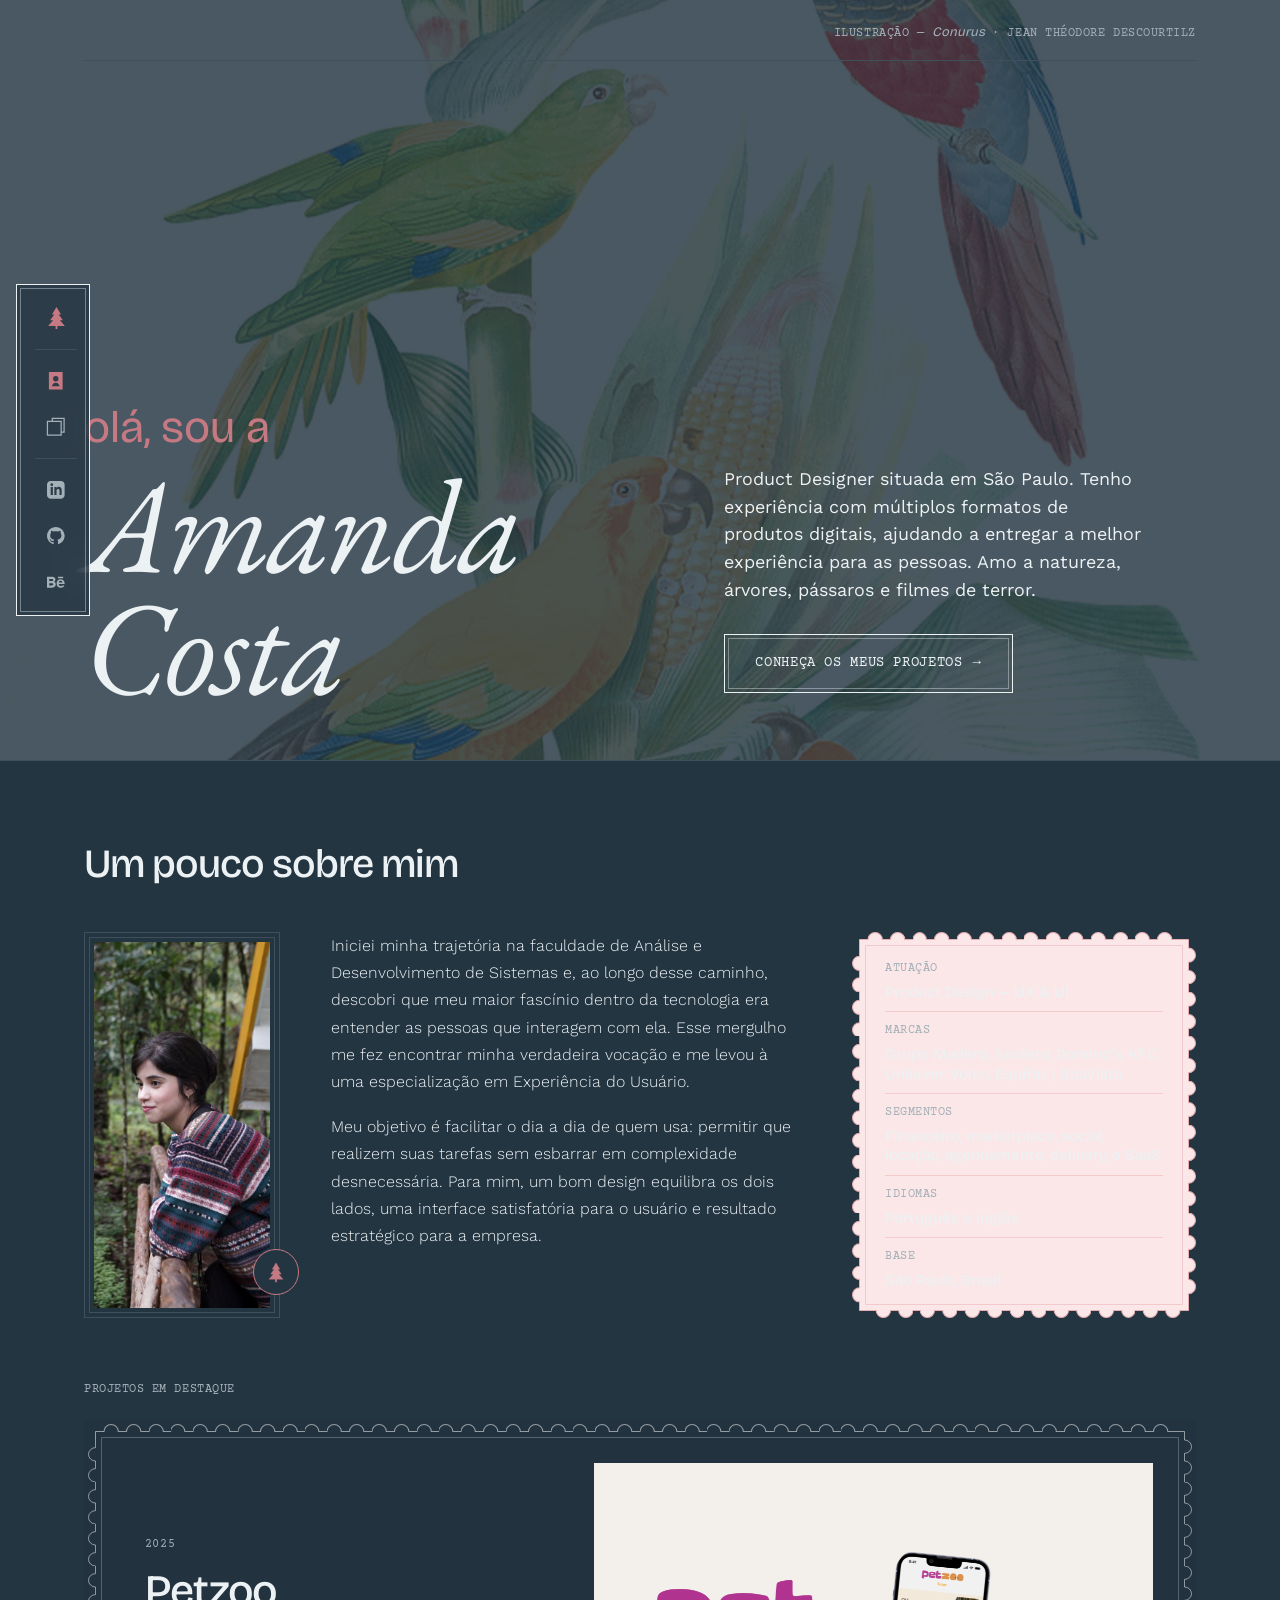
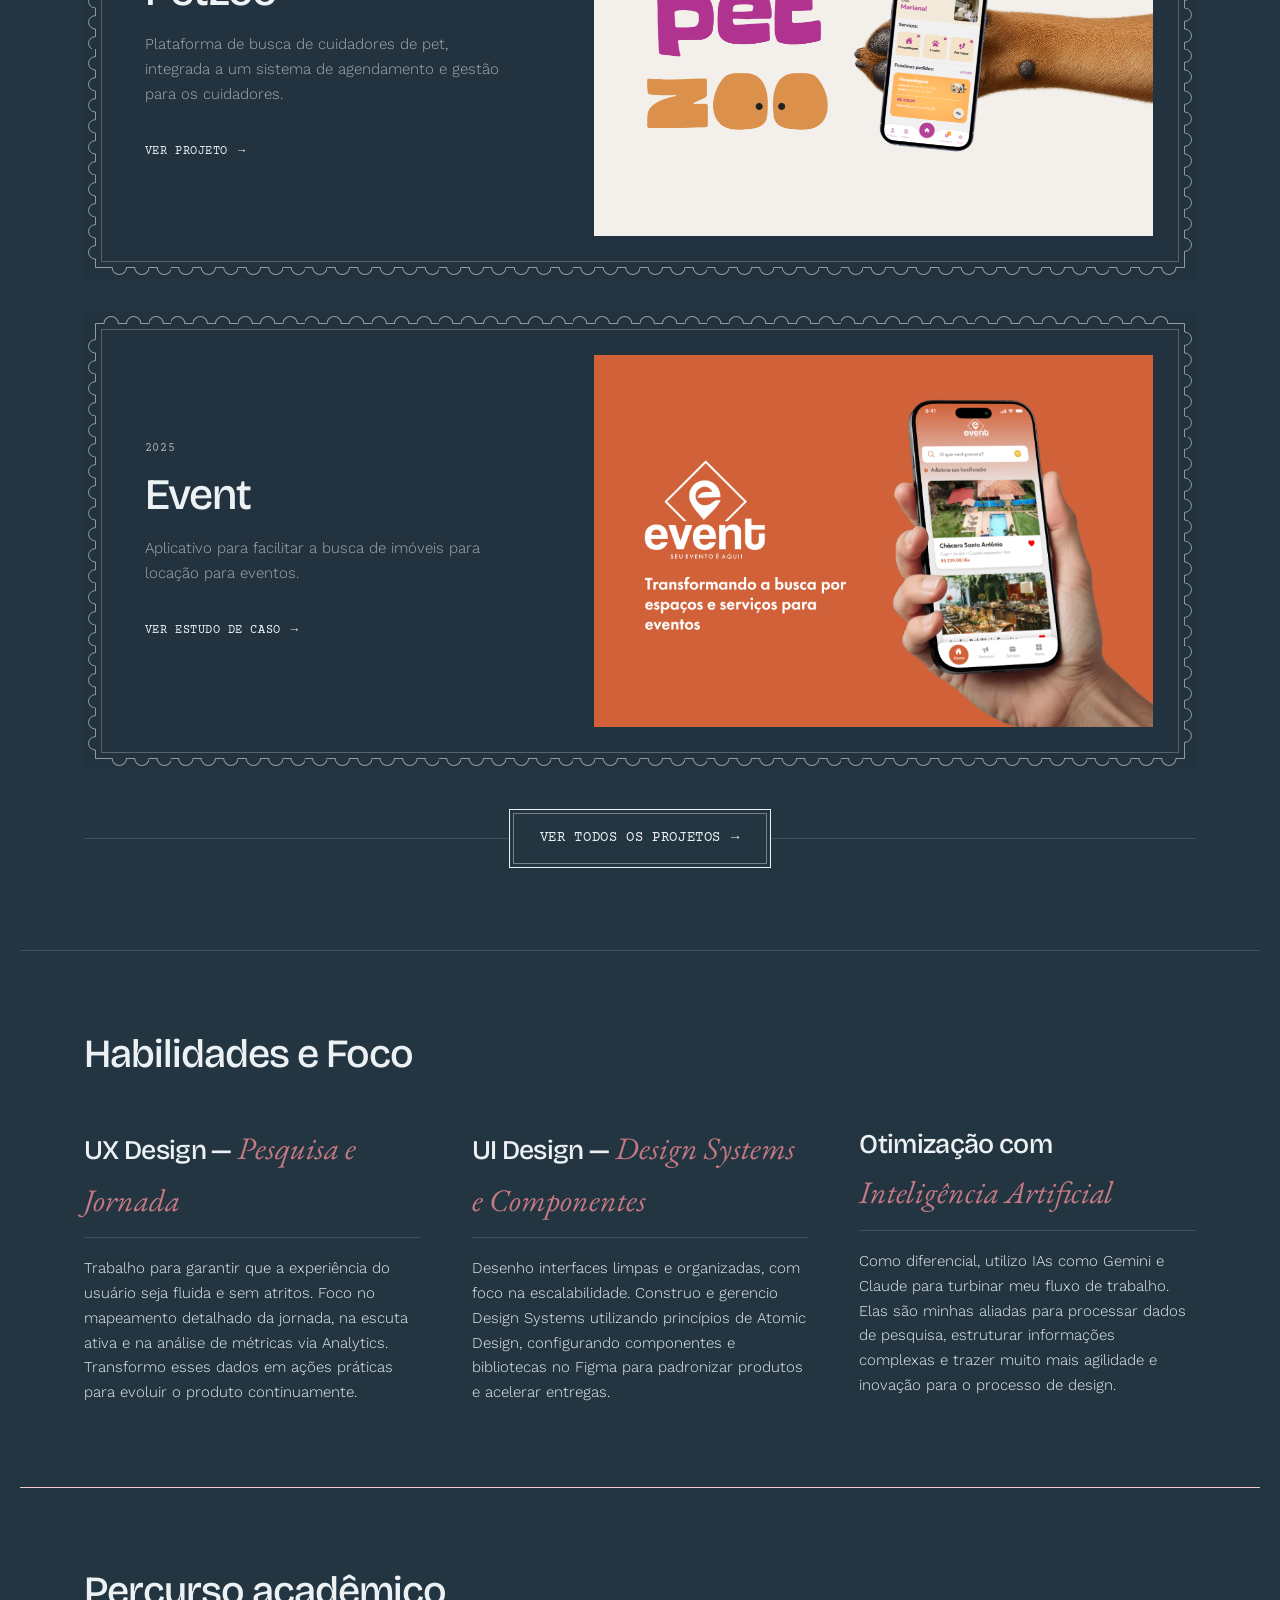
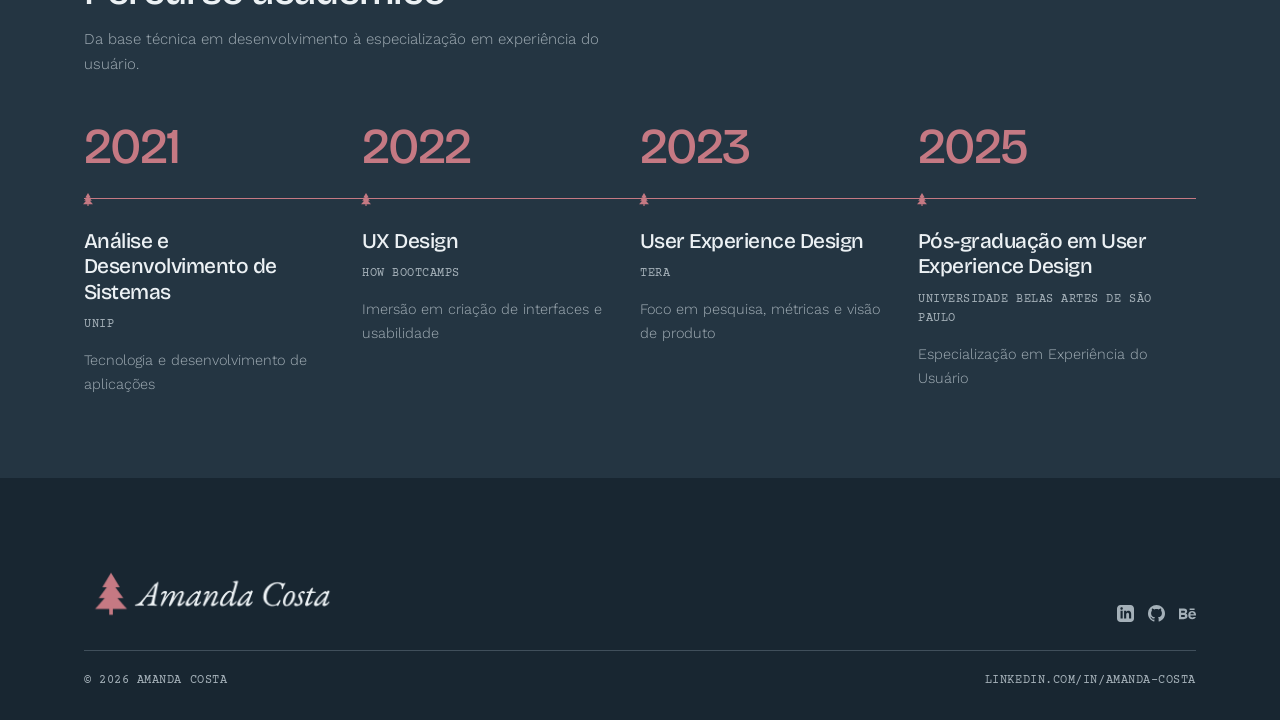
<file: index.html>
<!DOCTYPE html>
<html lang="pt-BR">

<head>
  <meta charset="utf-8">
  <meta name="viewport" content="width=device-width, initial-scale=1">
  <title>Amanda Costa — Product Designer</title>
  <meta name="description" content="Portfólio de Amanda Costa, product designer com foco em UX, UI e design systems. Projetos para Grupo Madero, Spoleto, Domino’s e KFC.">
  <meta property="og:type" content="website">
  <meta property="og:title" content="Amanda Costa — Product Designer">
  <meta property="og:description" content="Portfólio de Amanda Costa, product designer com foco em UX, UI e design systems. Projetos para Grupo Madero, Spoleto, Domino’s e KFC.">
  <meta property="og:image" content="https://amandacosta.net/img/capa-petzoo.png">
  <meta name="theme-color" content="#22323f">
  <!-- O .ico vem primeiro de propósito: o Safari pega o primeiro rel="icon"
       da lista e não desenha SVG aí. Com o SVG na frente ele fica sem ícone e
       cai no quadrado com a letra do site. -->
  <link rel="icon" href="favicon.ico" sizes="16x16 32x32 48x48 64x64">
  <link rel="icon" type="image/svg+xml" href="img/favicon.svg">
  <link rel="icon" type="image/png" sizes="128x128" href="img/favicon-128.png">
  <link rel="icon" type="image/png" sizes="512x512" href="img/favicon-512.png">
  <link rel="apple-touch-icon" href="img/favicon-512.png">
  <link rel="preconnect" href="https://fonts.googleapis.com">
  <link rel="preconnect" href="https://fonts.gstatic.com" crossorigin>
  <link href="https://fonts.googleapis.com/css2?family=Bricolage+Grotesque:opsz,wght@12..96,300..800&family=Courier+Prime:wght@400;700&family=EB+Garamond:ital,wght@1,400;1,500&family=Work+Sans:wght@300;400;500&display=swap" rel="stylesheet">
  <link rel="stylesheet" href="styleguide.css?v=202609111543">
  <link rel="stylesheet" href="style.css?v=202609111543">
  <script>document.documentElement.classList.add('js');</script>
</head>

<body data-bg="petroleo">

  <a class="skip-link" href="#conteudo">Pular para o conteúdo</a>

  <div class="progresso" id="progresso" aria-hidden="true"></div>

  <header class="site-header">
    <div class="shell site-header__inner">
      <a class="site-header__logo" href="index.html">
        <img src="img/logo-claro.png" alt="Amanda Costa" width="1040" height="240">
      </a>
      <button class="menu-toggle" id="menuToggle" aria-expanded="false" aria-controls="menuPanel">Menu</button>
    </div>
    <div class="menu-panel" id="menuPanel">
      <div class="shell menu-panel__inner">
        <nav class="menu-panel__nav" aria-label="Principal">
          <a href="index.html" aria-current="page"><svg class="marca" viewBox="0 0 316 416" aria-hidden="true" focusable="false"><path d="M158 0 244 142 72 142Z M158 84 280 250 36 250Z M158 176 316 359 0 359Z M140 359 176 359 176 416 140 416Z"/></svg><span>Sobre</span></a>
          <a href="projetos/index.html"><svg class="marca" viewBox="0 0 316 416" aria-hidden="true" focusable="false"><path d="M158 0 244 142 72 142Z M158 84 280 250 36 250Z M158 176 316 359 0 359Z M140 359 176 359 176 416 140 416Z"/></svg><span>Projetos</span></a>
        </nav>
        <div class="menu-panel__pe">
          <span class="menu-panel__rotulo">Onde me achar</span>
          <div class="social">
          <a href="https://www.linkedin.com/in/amanda-costa-142053214/" target="_blank" rel="noopener" aria-label="LinkedIn"><svg xmlns="http://www.w3.org/2000/svg" viewBox="0 0 24 24" fill="currentColor" aria-hidden="true"><path d="M19 0h-14c-2.761 0-5 2.239-5 5v14c0 2.761 2.239 5 5 5h14c2.762 0 5-2.239 5-5v-14c0-2.761-2.238-5-5-5zm-11 19h-3v-11h3v11zm-1.5-12.268c-.966 0-1.75-.79-1.75-1.764s.784-1.764 1.75-1.764 1.75.79 1.75 1.764-.783 1.764-1.75 1.764zm13.5 12.268h-3v-5.604c0-3.368-4-3.113-4 0v5.604h-3v-11h3v1.765c1.396-2.586 7-2.777 7 2.476v6.759z"/></svg></a>
          <a href="https://github.com/amanda-costa" target="_blank" rel="noopener" aria-label="GitHub"><svg xmlns="http://www.w3.org/2000/svg" viewBox="0 0 24 24" fill="currentColor" aria-hidden="true"><path d="M12 0c-6.626 0-12 5.373-12 12 0 5.302 3.438 9.8 8.207 11.387.599.111.793-.261.793-.577v-2.234c-3.338.726-4.033-1.416-4.033-1.416-.546-1.387-1.333-1.756-1.333-1.756-1.089-.745.083-.729.083-.729 1.205.084 1.839 1.237 1.839 1.237 1.07 1.834 2.807 1.304 3.492.997.107-.775.418-1.305.762-1.604-2.665-.305-5.467-1.334-5.467-5.931 0-1.311.469-2.381 1.236-3.221-.124-.303-.535-1.524.117-3.176 0 0 1.008-.322 3.301 1.23.957-.266 1.983-.399 3.003-.404 1.02.005 2.047.138 3.006.404 2.291-1.552 3.297-1.23 3.297-1.23.653 1.653.242 2.874.118 3.176.77.84 1.235 1.911 1.235 3.221 0 4.609-2.807 5.624-5.479 5.921.43.372.823 1.102.823 2.222v3.293c0 .319.192.694.801.576 4.765-1.589 8.199-6.086 8.199-11.386 0-6.627-5.373-12-12-12z"/></svg></a>
          <a href="https://www.behance.net/amandacosta72" target="_blank" rel="noopener" aria-label="Behance"><svg xmlns="http://www.w3.org/2000/svg" viewBox="0 0 24 24" fill="currentColor" aria-hidden="true"><path d="M22 7h-7v-2h7v2zm1.726 10c-.442 1.297-2.029 3-5.101 3-3.074 0-5.564-1.729-5.564-5.675 0-3.91 2.325-5.92 5.466-5.92 3.082 0 4.964 1.782 5.375 4.426.078.506.109 1.188.095 2.14h-8.027c.13 3.211 3.483 3.312 4.588 2.029h3.168zm-7.686-4h5.025c-.154-1.545-1.085-2.348-2.537-2.348-1.49 0-2.285.852-2.488 2.348zm-9.574 6.988h-6.466v-14.967h6.953c5.476.081 5.58 5.444 2.72 6.906 3.461 1.26 3.577 8.061-3.207 8.061zm-3.466-8.988h3.584c2.508 0 2.906-3-.312-3h-3.272v3zm3.391 3h-3.391v3.016h3.341c3.055 0 2.868-3.016.05-3.016z"/></svg></a>
          </div>
        </div>
      </div>
    </div>
  </header>

  <nav class="dock" aria-label="Principal">
    <a class="dock__inicio" href="index.html" aria-label="Amanda Costa — início"><svg class="dock__pinheiro" viewBox="0 0 316 416" aria-hidden="true" focusable="false"><path d="M158 0 244 142 72 142Z M158 84 280 250 36 250Z M158 176 316 359 0 359Z M140 359 176 359 176 416 140 416Z"/></svg></a>
    <span class="dock__fio" aria-hidden="true"></span>
    <a class="dock__item" href="index.html" aria-label="Sobre" aria-current="page"><svg class="dock__icone" viewBox="0 0 24 24" fill="currentColor" aria-hidden="true" focusable="false"><path fill-rule="evenodd" d="M5 3H19V21H5ZM14.75 10a2.75 2.75 0 1 1-5.5 0a2.75 2.75 0 1 1 5.5 0ZM8 17.5C8.8 15.1 10.2 14 12 14S15.2 15.1 16 17.5Z"/></svg><span class="dock__rotulo" aria-hidden="true">Sobre</span></a>
    <a class="dock__item" href="projetos/index.html" aria-label="Projetos"><svg class="dock__icone" viewBox="0 0 24 24" fill="none" stroke="currentColor" stroke-width="1.25" aria-hidden="true" focusable="false"><path d="M8.5 6.5v-3h12v14h-3" vector-effect="non-scaling-stroke"/><rect x="3.5" y="6.5" width="14" height="14" vector-effect="non-scaling-stroke"/></svg><span class="dock__rotulo" aria-hidden="true">Projetos</span></a>
    <span class="dock__fio" aria-hidden="true"></span>
    <a class="dock__item" href="https://www.linkedin.com/in/amanda-costa-142053214/" target="_blank" rel="noopener" aria-label="LinkedIn"><svg class="dock__icone dock__icone--rede" viewBox="0 0 24 24" fill="currentColor" aria-hidden="true" focusable="false"><path d="M19 0h-14c-2.761 0-5 2.239-5 5v14c0 2.761 2.239 5 5 5h14c2.762 0 5-2.239 5-5v-14c0-2.761-2.238-5-5-5zm-11 19h-3v-11h3v11zm-1.5-12.268c-.966 0-1.75-.79-1.75-1.764s.784-1.764 1.75-1.764 1.75.79 1.75 1.764-.783 1.764-1.75 1.764zm13.5 12.268h-3v-5.604c0-3.368-4-3.113-4 0v5.604h-3v-11h3v1.765c1.396-2.586 7-2.777 7 2.476v6.759z"/></svg><span class="dock__rotulo" aria-hidden="true">LinkedIn</span></a>
    <a class="dock__item" href="https://github.com/amanda-costa" target="_blank" rel="noopener" aria-label="GitHub"><svg class="dock__icone dock__icone--rede" viewBox="0 0 24 24" fill="currentColor" aria-hidden="true" focusable="false"><path d="M12 0c-6.626 0-12 5.373-12 12 0 5.302 3.438 9.8 8.207 11.387.599.111.793-.261.793-.577v-2.234c-3.338.726-4.033-1.416-4.033-1.416-.546-1.387-1.333-1.756-1.333-1.756-1.089-.745.083-.729.083-.729 1.205.084 1.839 1.237 1.839 1.237 1.07 1.834 2.807 1.304 3.492.997.107-.775.418-1.305.762-1.604-2.665-.305-5.467-1.334-5.467-5.931 0-1.311.469-2.381 1.236-3.221-.124-.303-.535-1.524.117-3.176 0 0 1.008-.322 3.301 1.23.957-.266 1.983-.399 3.003-.404 1.02.005 2.047.138 3.006.404 2.291-1.552 3.297-1.23 3.297-1.23.653 1.653.242 2.874.118 3.176.77.84 1.235 1.911 1.235 3.221 0 4.609-2.807 5.624-5.479 5.921.43.372.823 1.102.823 2.222v3.293c0 .319.192.694.801.576 4.765-1.589 8.199-6.086 8.199-11.386 0-6.627-5.373-12-12-12z"/></svg><span class="dock__rotulo" aria-hidden="true">GitHub</span></a>
    <a class="dock__item" href="https://www.behance.net/amandacosta72" target="_blank" rel="noopener" aria-label="Behance"><svg class="dock__icone dock__icone--rede" viewBox="0 0 24 24" fill="currentColor" aria-hidden="true" focusable="false"><path d="M22 7h-7v-2h7v2zm1.726 10c-.442 1.297-2.029 3-5.101 3-3.074 0-5.564-1.729-5.564-5.675 0-3.91 2.325-5.92 5.466-5.92 3.082 0 4.964 1.782 5.375 4.426.078.506.109 1.188.095 2.14h-8.027c.13 3.211 3.483 3.312 4.588 2.029h3.168zm-7.686-4h5.025c-.154-1.545-1.085-2.348-2.537-2.348-1.49 0-2.285.852-2.488 2.348zm-9.574 6.988h-6.466v-14.967h6.953c5.476.081 5.58 5.444 2.72 6.906 3.461 1.26 3.577 8.061-3.207 8.061zm-3.466-8.988h3.584c2.508 0 2.906-3-.312-3h-3.272v3zm3.391 3h-3.391v3.016h3.341c3.055 0 2.868-3.016.05-3.016z"/></svg><span class="dock__rotulo" aria-hidden="true">Behance</span></a>
  </nav>

  <main id="conteudo">

    <!-- Hero -->
    <section class="hero" data-bg="petroleo">
      <div class="hero__fundo" aria-hidden="true">
        <img class="hero__prancha" src="img/prancha-conurus.jpg" alt=""
             width="1424" height="1984" fetchpriority="high">
        <span class="hero__veu"></span>
      </div>

      <div class="shell hero__inner">
        <div class="hero__topo">
          <p class="hero__credito">Ilustração — <em>Conurus</em> · Jean Théodore Descourtilz</p>
        </div>

        <div class="hero__display">
          <span class="hero__intro">olá, sou a</span>
          <h1>Amanda<br>Costa</h1>
        </div>

        <div class="hero__pe">
          <p class="hero__lead">Product Designer situada em São Paulo. Tenho experiência
            com múltiplos formatos de produtos digitais, ajudando a entregar a melhor
            experiência para as pessoas. Amo a natureza, árvores, pássaros e filmes de terror.</p>
          <a class="btn btn--grande" href="projetos/index.html">Conheça os meus projetos <span aria-hidden="true">&rarr;</span></a>
        </div>
      </div>
    </section>

    <!-- 01 · Sobre -->
    <section class="section" id="sobre" data-bg="papel">
      <div class="shell">
        <div class="section-head">
          <div>
            <h2>Um pouco sobre mim</h2>
          </div>
        </div>
        <div class="sobre">
          <!-- Para trocar a foto, basta substituir o arquivo img/retrato.jpg -->
          <div class="retrato reveal">
            <div class="retrato__moldura">
              <img class="retrato__foto" src="img/retrato.jpg" alt="Retrato de Amanda Costa" loading="lazy">
              <img class="retrato__selo" src="img/icone.png" alt="" aria-hidden="true"
                   width="512" height="512" loading="lazy">
            </div>
          </div>
          <div class="sobre__texto">
            <p>Iniciei minha trajetória na faculdade de Análise e Desenvolvimento de Sistemas
              e, ao longo desse caminho, descobri que meu maior fascínio dentro da tecnologia era
              entender as pessoas que interagem com ela. Esse mergulho me fez encontrar minha
              verdadeira vocação e me levou à uma especialização em Experiência do Usuário.</p>
            <p>Meu objetivo é facilitar o dia a dia de quem usa: permitir que realizem suas
              tarefas sem esbarrar em complexidade desnecessária. Para mim, um bom design
              equilibra os dois lados, uma interface satisfatória para o usuário e resultado
              estratégico para a empresa.</p>
          </div>
          <dl class="ficha-campo reveal">
            <div><dt>Atuação</dt><dd>Product Design — UX &amp; UI</dd></div>
            <div><dt>Marcas</dt><dd>Grupo Madero, Spoleto, Domino&rsquo;s, KFC, Unilever, Volvo, Equifax | BoaVista</dd></div>
            <div><dt>Segmentos</dt><dd>Financeiro, marketplace, social, locação, agendamento, delivery e SaaS</dd></div>
            <div><dt>Idiomas</dt><dd>Português e inglês</dd></div>
            <div><dt>Base</dt><dd>São Paulo, Brasil</dd></div>
          </dl>
        </div>

        <!-- 02 · Projetos em destaque — segue na mesma seção. O título desce
             ao registro de etiqueta: continua sendo um <h2> para o leitor de
             tela e para o sumário do documento, mas parou de anunciar um
             capítulo novo aos olhos. -->
        <h2 class="label destaques__titulo" id="projetos">Projetos em destaque</h2>
        <div class="destaques">
          <a class="destaque reveal" style="--d:0" href="projetos/petzoo.html">
            <div class="destaque__img">
              <img src="img/projetos/petzoo-thumb.png" alt="Petzoo" loading="lazy">
            </div>
            <div class="destaque__corpo">
              <span class="label destaque__ano">2025</span>
              <h3>Petzoo</h3>
              <p>Plataforma de busca de cuidadores de pet, integrada a um sistema de agendamento e gestão para os cuidadores.</p>
              <span class="destaque__cta">Ver projeto <span aria-hidden="true">&rarr;</span></span>
            </div>
          </a>
          <a class="destaque reveal" style="--d:1" href="projetos/event.html">
            <div class="destaque__img">
              <img src="img/projetos/event/capa2.png" alt="Event" loading="lazy">
            </div>
            <div class="destaque__corpo">
              <span class="label destaque__ano">2025</span>
              <h3>Event</h3>
              <p>Aplicativo para facilitar a busca de imóveis para locação para eventos.</p>
              <span class="destaque__cta">Ver estudo de caso <span aria-hidden="true">&rarr;</span></span>
            </div>
          </a>
        </div>
        <p class="destaques__pe">
          <a class="btn btn--grande" href="projetos/index.html">Ver todos os projetos <span aria-hidden="true">&rarr;</span></a>
        </p>
      </div>
    </section>

    <!-- 03 · Conhecimento técnico -->
    <section class="section shell" data-bg="petroleo">
      <div class="section-head">
        <div>
          <h2>Habilidades e Foco</h2>
        </div>
      </div>
      <div class="disciplinas">
        <div class="disciplina reveal" style="--d:0">
          <h3>UX Design — <em>Pesquisa e Jornada</em></h3>
          <p>Trabalho para garantir que a experiência do usuário seja fluida e sem atritos.
            Foco no mapeamento detalhado da jornada, na escuta ativa e na análise de métricas
            via Analytics. Transformo esses dados em ações práticas para evoluir o produto
            continuamente.</p>
        </div>
        <div class="disciplina reveal" style="--d:1">
          <h3>UI Design — <em>Design Systems e Componentes</em></h3>
          <p>Desenho interfaces limpas e organizadas, com foco na escalabilidade. Construo e
            gerencio Design Systems utilizando princípios de Atomic Design, configurando
            componentes e bibliotecas no Figma para padronizar produtos e acelerar entregas.</p>
        </div>
        <div class="disciplina reveal" style="--d:2">
          <h3>Otimização com <em>Inteligência Artificial</em></h3>
          <p>Como diferencial, utilizo IAs como Gemini e Claude para turbinar meu fluxo de
            trabalho. Elas são minhas aliadas para processar dados de pesquisa, estruturar
            informações complexas e trazer muito mais agilidade e inovação para o processo
            de design.</p>
        </div>
      </div>
    </section>

    <!-- 04 · Formação -->
    <section class="section section--rosa shell" data-bg="rosa">
      <div class="section-head">
        <div>
          <h2>Percurso acadêmico</h2>
          <p class="section-note">Da base técnica em desenvolvimento à especialização
            em experiência do usuário.</p>
        </div>
      </div>
      <ol class="trilha">
        <li class="trilha__item reveal" style="--d:0">
          <span class="trilha__ano">2021</span>
          <div class="trilha__corpo">
            <svg class="marca" viewBox="0 0 316 416" aria-hidden="true" focusable="false"><path d="M158 0 244 142 72 142Z M158 84 280 250 36 250Z M158 176 316 359 0 359Z M140 359 176 359 176 416 140 416Z"/></svg>
            <h3>Análise e Desenvolvimento de Sistemas</h3>
            <p class="trilha__org">UNIP</p>
            <p class="trilha__nota">Tecnologia e desenvolvimento de aplicações</p>
          </div>
        </li>
        <li class="trilha__item reveal" style="--d:1">
          <span class="trilha__ano">2022</span>
          <div class="trilha__corpo">
            <svg class="marca" viewBox="0 0 316 416" aria-hidden="true" focusable="false"><path d="M158 0 244 142 72 142Z M158 84 280 250 36 250Z M158 176 316 359 0 359Z M140 359 176 359 176 416 140 416Z"/></svg>
            <h3>UX Design</h3>
            <p class="trilha__org">How Bootcamps</p>
            <p class="trilha__nota">Imersão em criação de interfaces e usabilidade</p>
          </div>
        </li>
        <li class="trilha__item reveal" style="--d:2">
          <span class="trilha__ano">2023</span>
          <div class="trilha__corpo">
            <svg class="marca" viewBox="0 0 316 416" aria-hidden="true" focusable="false"><path d="M158 0 244 142 72 142Z M158 84 280 250 36 250Z M158 176 316 359 0 359Z M140 359 176 359 176 416 140 416Z"/></svg>
            <h3>User Experience Design</h3>
            <p class="trilha__org">Tera</p>
            <p class="trilha__nota">Foco em pesquisa, métricas e visão de produto</p>
          </div>
        </li>
        <li class="trilha__item reveal" style="--d:3">
          <span class="trilha__ano">2025</span>
          <div class="trilha__corpo">
            <svg class="marca" viewBox="0 0 316 416" aria-hidden="true" focusable="false"><path d="M158 0 244 142 72 142Z M158 84 280 250 36 250Z M158 176 316 359 0 359Z M140 359 176 359 176 416 140 416Z"/></svg>
            <h3>Pós-graduação em User Experience Design</h3>
            <p class="trilha__org">Universidade Belas Artes de São Paulo</p>
            <p class="trilha__nota">Especialização em Experiência do Usuário</p>
          </div>
        </li>
      </ol>
    </section>

  </main>


  <footer class="site-footer" id="contato">
    <div class="shell">
      <div class="site-footer__topo">
        <div>
          <img class="site-footer__marca" src="img/logo-claro.png"
               alt="Amanda Costa" width="1040" height="240" loading="lazy">
        </div>
        <div class="social">
        <a href="https://www.linkedin.com/in/amanda-costa-142053214/" target="_blank" rel="noopener" aria-label="LinkedIn"><svg xmlns="http://www.w3.org/2000/svg" viewBox="0 0 24 24" fill="currentColor" aria-hidden="true"><path d="M19 0h-14c-2.761 0-5 2.239-5 5v14c0 2.761 2.239 5 5 5h14c2.762 0 5-2.239 5-5v-14c0-2.761-2.238-5-5-5zm-11 19h-3v-11h3v11zm-1.5-12.268c-.966 0-1.75-.79-1.75-1.764s.784-1.764 1.75-1.764 1.75.79 1.75 1.764-.783 1.764-1.75 1.764zm13.5 12.268h-3v-5.604c0-3.368-4-3.113-4 0v5.604h-3v-11h3v1.765c1.396-2.586 7-2.777 7 2.476v6.759z"/></svg></a>
        <a href="https://github.com/amanda-costa" target="_blank" rel="noopener" aria-label="GitHub"><svg xmlns="http://www.w3.org/2000/svg" viewBox="0 0 24 24" fill="currentColor" aria-hidden="true"><path d="M12 0c-6.626 0-12 5.373-12 12 0 5.302 3.438 9.8 8.207 11.387.599.111.793-.261.793-.577v-2.234c-3.338.726-4.033-1.416-4.033-1.416-.546-1.387-1.333-1.756-1.333-1.756-1.089-.745.083-.729.083-.729 1.205.084 1.839 1.237 1.839 1.237 1.07 1.834 2.807 1.304 3.492.997.107-.775.418-1.305.762-1.604-2.665-.305-5.467-1.334-5.467-5.931 0-1.311.469-2.381 1.236-3.221-.124-.303-.535-1.524.117-3.176 0 0 1.008-.322 3.301 1.23.957-.266 1.983-.399 3.003-.404 1.02.005 2.047.138 3.006.404 2.291-1.552 3.297-1.23 3.297-1.23.653 1.653.242 2.874.118 3.176.77.84 1.235 1.911 1.235 3.221 0 4.609-2.807 5.624-5.479 5.921.43.372.823 1.102.823 2.222v3.293c0 .319.192.694.801.576 4.765-1.589 8.199-6.086 8.199-11.386 0-6.627-5.373-12-12-12z"/></svg></a>
        <a href="https://www.behance.net/amandacosta72" target="_blank" rel="noopener" aria-label="Behance"><svg xmlns="http://www.w3.org/2000/svg" viewBox="0 0 24 24" fill="currentColor" aria-hidden="true"><path d="M22 7h-7v-2h7v2zm1.726 10c-.442 1.297-2.029 3-5.101 3-3.074 0-5.564-1.729-5.564-5.675 0-3.91 2.325-5.92 5.466-5.92 3.082 0 4.964 1.782 5.375 4.426.078.506.109 1.188.095 2.14h-8.027c.13 3.211 3.483 3.312 4.588 2.029h3.168zm-7.686-4h5.025c-.154-1.545-1.085-2.348-2.537-2.348-1.49 0-2.285.852-2.488 2.348zm-9.574 6.988h-6.466v-14.967h6.953c5.476.081 5.58 5.444 2.72 6.906 3.461 1.26 3.577 8.061-3.207 8.061zm-3.466-8.988h3.584c2.508 0 2.906-3-.312-3h-3.272v3zm3.391 3h-3.391v3.016h3.341c3.055 0 2.868-3.016.05-3.016z"/></svg></a>
        </div>
      </div>
      <div class="colofao">
        <span>© 2026 Amanda Costa</span>
        <a href="https://www.linkedin.com/in/amanda-costa-142053214/" target="_blank" rel="noopener">linkedin.com/in/amanda-costa</a>
      </div>
    </div>
  </footer>

  <script src="js/site.js?v=202609111543" defer></script>
</body>

</html>
</file>
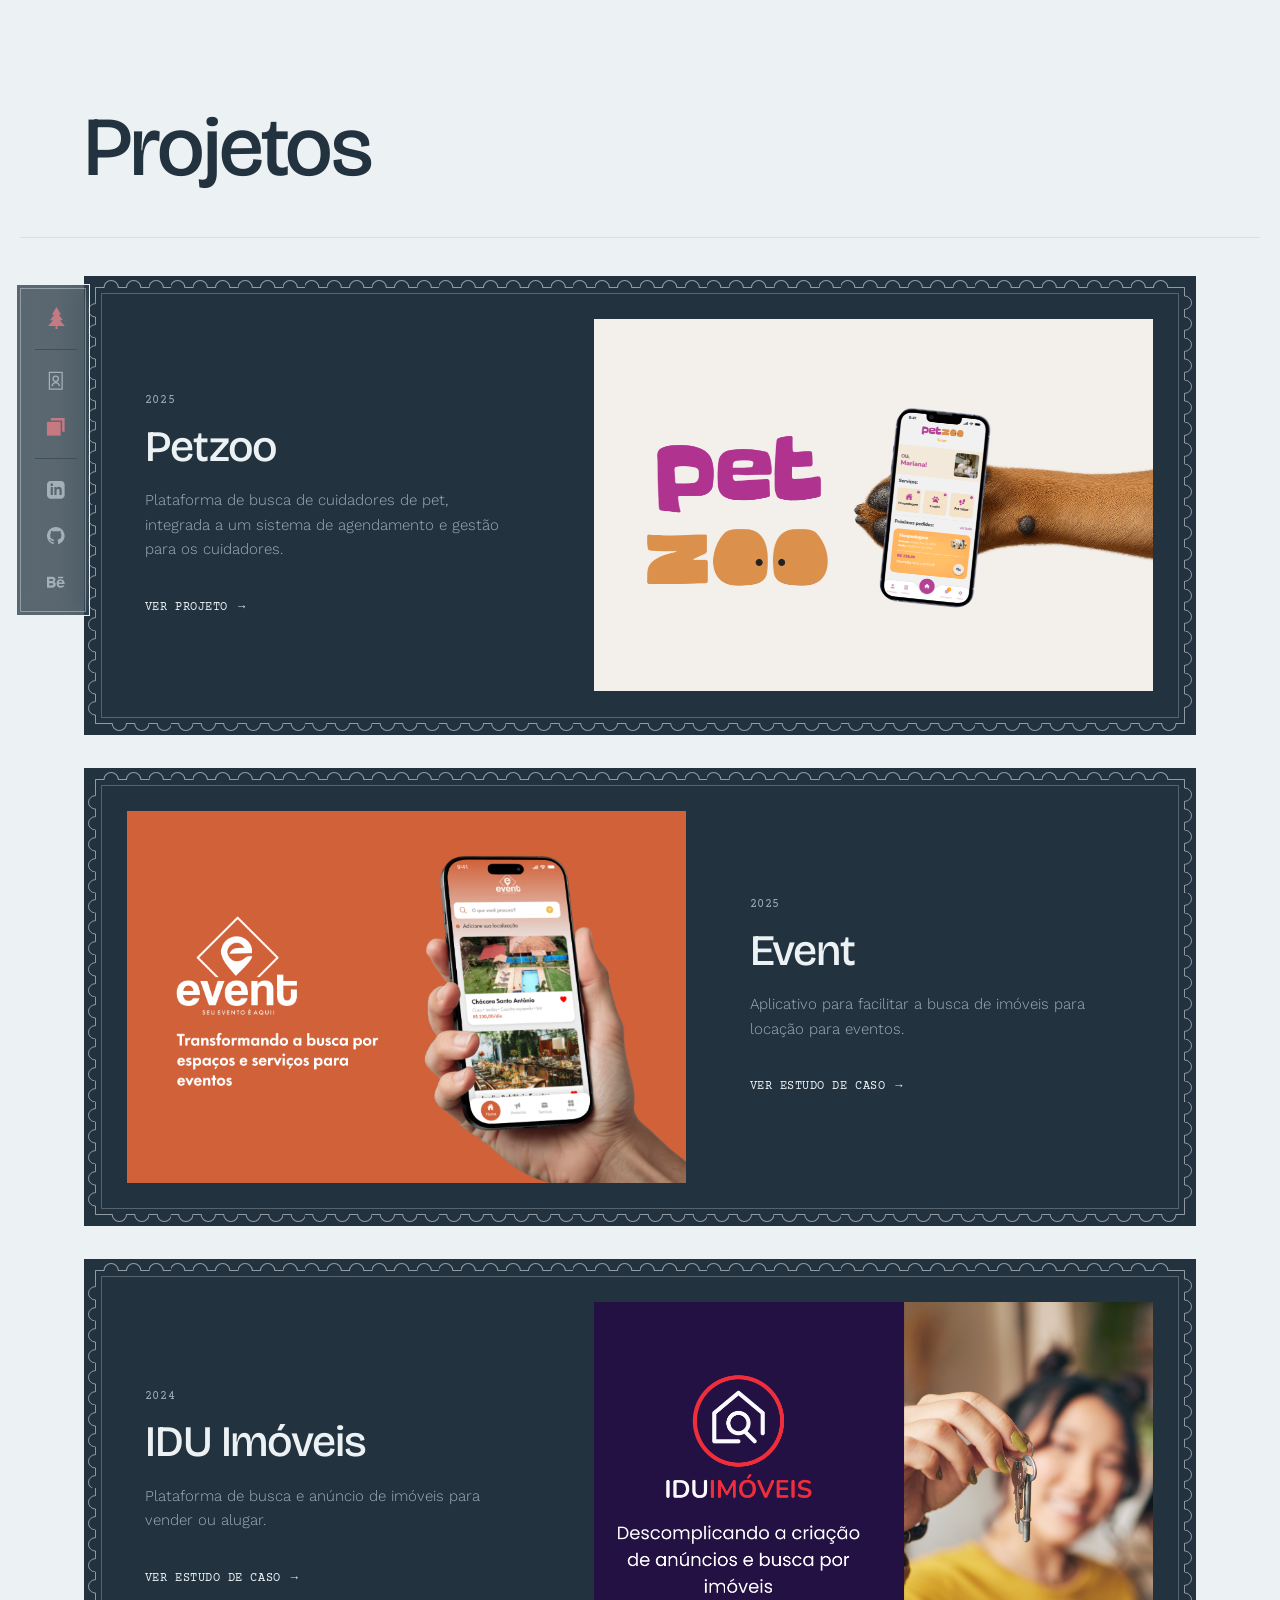
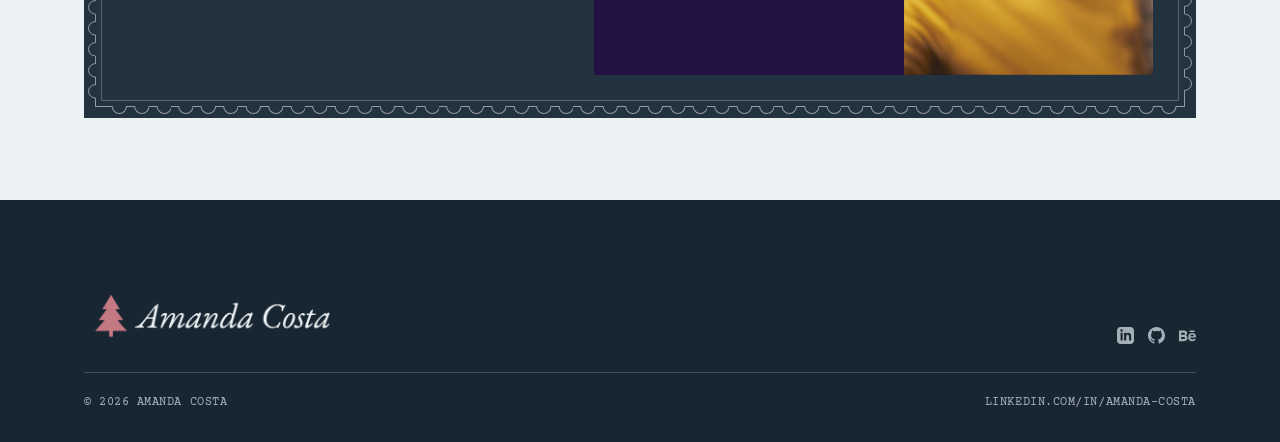
<file: projetos/index.html>
<!DOCTYPE html>
<html lang="pt-BR">

<head>
  <meta charset="utf-8">
  <meta name="viewport" content="width=device-width, initial-scale=1">
  <title>Projetos | Amanda Costa</title>
  <meta name="description" content="Índice dos estudos de caso de UX/UI Design de Amanda Costa.">
  <meta property="og:type" content="website">
  <meta property="og:title" content="Projetos | Amanda Costa">
  <meta property="og:description" content="Índice dos estudos de caso de UX/UI Design de Amanda Costa.">
  <meta property="og:image" content="https://amandacosta.net/img/capa-petzoo.png">
  <meta name="theme-color" content="#22323f">
  <!-- O .ico vem primeiro de propósito: o Safari pega o primeiro rel="icon"
       da lista e não desenha SVG aí. Com o SVG na frente ele fica sem ícone e
       cai no quadrado com a letra do site. -->
  <link rel="icon" href="../favicon.ico" sizes="16x16 32x32 48x48 64x64">
  <link rel="icon" type="image/svg+xml" href="../img/favicon.svg">
  <link rel="icon" type="image/png" sizes="128x128" href="../img/favicon-128.png">
  <link rel="icon" type="image/png" sizes="512x512" href="../img/favicon-512.png">
  <link rel="apple-touch-icon" href="../img/favicon-512.png">
  <link rel="preconnect" href="https://fonts.googleapis.com">
  <link rel="preconnect" href="https://fonts.gstatic.com" crossorigin>
  <link href="https://fonts.googleapis.com/css2?family=Bricolage+Grotesque:opsz,wght@12..96,300..800&family=Courier+Prime:wght@400;700&family=EB+Garamond:ital,wght@1,400;1,500&family=Work+Sans:wght@300;400;500&display=swap" rel="stylesheet">
  <link rel="stylesheet" href="../styleguide.css?v=202609111543">
  <link rel="stylesheet" href="../style.css?v=202609111543">
  <script>document.documentElement.classList.add('js');</script>
</head>

<body>

  <a class="skip-link" href="#conteudo">Pular para o conteúdo</a>

  <div class="progresso" id="progresso" aria-hidden="true"></div>

  <header class="site-header">
    <div class="shell site-header__inner">
      <a class="site-header__logo" href="../index.html">
        <img src="../img/logo-claro.png" alt="Amanda Costa" width="1040" height="240">
      </a>
      <button class="menu-toggle" id="menuToggle" aria-expanded="false" aria-controls="menuPanel">Menu</button>
    </div>
    <div class="menu-panel" id="menuPanel">
      <div class="shell menu-panel__inner">
        <nav class="menu-panel__nav" aria-label="Principal">
          <a href="../index.html"><svg class="marca" viewBox="0 0 316 416" aria-hidden="true" focusable="false"><path d="M158 0 244 142 72 142Z M158 84 280 250 36 250Z M158 176 316 359 0 359Z M140 359 176 359 176 416 140 416Z"/></svg><span>Sobre</span></a>
          <a href="../projetos/index.html" aria-current="page"><svg class="marca" viewBox="0 0 316 416" aria-hidden="true" focusable="false"><path d="M158 0 244 142 72 142Z M158 84 280 250 36 250Z M158 176 316 359 0 359Z M140 359 176 359 176 416 140 416Z"/></svg><span>Projetos</span></a>
        </nav>
        <div class="menu-panel__pe">
          <span class="menu-panel__rotulo">Onde me achar</span>
          <div class="social">
          <a href="https://www.linkedin.com/in/amanda-costa-142053214/" target="_blank" rel="noopener" aria-label="LinkedIn"><svg xmlns="http://www.w3.org/2000/svg" viewBox="0 0 24 24" fill="currentColor" aria-hidden="true"><path d="M19 0h-14c-2.761 0-5 2.239-5 5v14c0 2.761 2.239 5 5 5h14c2.762 0 5-2.239 5-5v-14c0-2.761-2.238-5-5-5zm-11 19h-3v-11h3v11zm-1.5-12.268c-.966 0-1.75-.79-1.75-1.764s.784-1.764 1.75-1.764 1.75.79 1.75 1.764-.783 1.764-1.75 1.764zm13.5 12.268h-3v-5.604c0-3.368-4-3.113-4 0v5.604h-3v-11h3v1.765c1.396-2.586 7-2.777 7 2.476v6.759z"/></svg></a>
          <a href="https://github.com/amanda-costa" target="_blank" rel="noopener" aria-label="GitHub"><svg xmlns="http://www.w3.org/2000/svg" viewBox="0 0 24 24" fill="currentColor" aria-hidden="true"><path d="M12 0c-6.626 0-12 5.373-12 12 0 5.302 3.438 9.8 8.207 11.387.599.111.793-.261.793-.577v-2.234c-3.338.726-4.033-1.416-4.033-1.416-.546-1.387-1.333-1.756-1.333-1.756-1.089-.745.083-.729.083-.729 1.205.084 1.839 1.237 1.839 1.237 1.07 1.834 2.807 1.304 3.492.997.107-.775.418-1.305.762-1.604-2.665-.305-5.467-1.334-5.467-5.931 0-1.311.469-2.381 1.236-3.221-.124-.303-.535-1.524.117-3.176 0 0 1.008-.322 3.301 1.23.957-.266 1.983-.399 3.003-.404 1.02.005 2.047.138 3.006.404 2.291-1.552 3.297-1.23 3.297-1.23.653 1.653.242 2.874.118 3.176.77.84 1.235 1.911 1.235 3.221 0 4.609-2.807 5.624-5.479 5.921.43.372.823 1.102.823 2.222v3.293c0 .319.192.694.801.576 4.765-1.589 8.199-6.086 8.199-11.386 0-6.627-5.373-12-12-12z"/></svg></a>
          <a href="https://www.behance.net/amandacosta72" target="_blank" rel="noopener" aria-label="Behance"><svg xmlns="http://www.w3.org/2000/svg" viewBox="0 0 24 24" fill="currentColor" aria-hidden="true"><path d="M22 7h-7v-2h7v2zm1.726 10c-.442 1.297-2.029 3-5.101 3-3.074 0-5.564-1.729-5.564-5.675 0-3.91 2.325-5.92 5.466-5.92 3.082 0 4.964 1.782 5.375 4.426.078.506.109 1.188.095 2.14h-8.027c.13 3.211 3.483 3.312 4.588 2.029h3.168zm-7.686-4h5.025c-.154-1.545-1.085-2.348-2.537-2.348-1.49 0-2.285.852-2.488 2.348zm-9.574 6.988h-6.466v-14.967h6.953c5.476.081 5.58 5.444 2.72 6.906 3.461 1.26 3.577 8.061-3.207 8.061zm-3.466-8.988h3.584c2.508 0 2.906-3-.312-3h-3.272v3zm3.391 3h-3.391v3.016h3.341c3.055 0 2.868-3.016.05-3.016z"/></svg></a>
          </div>
        </div>
      </div>
    </div>
  </header>

  <nav class="dock" aria-label="Principal">
    <a class="dock__inicio" href="../index.html" aria-label="Amanda Costa — início"><svg class="dock__pinheiro" viewBox="0 0 316 416" aria-hidden="true" focusable="false"><path d="M158 0 244 142 72 142Z M158 84 280 250 36 250Z M158 176 316 359 0 359Z M140 359 176 359 176 416 140 416Z"/></svg></a>
    <span class="dock__fio" aria-hidden="true"></span>
    <a class="dock__item" href="../index.html" aria-label="Sobre"><svg class="dock__icone" viewBox="0 0 24 24" fill="none" stroke="currentColor" stroke-width="1.25" aria-hidden="true" focusable="false"><rect x="5.5" y="3.5" width="13" height="17" vector-effect="non-scaling-stroke"/><circle cx="12" cy="10" r="2.75" vector-effect="non-scaling-stroke"/><path d="M8 17.5c.8-2.4 2.2-3.5 4-3.5s3.2 1.1 4 3.5" vector-effect="non-scaling-stroke"/></svg><span class="dock__rotulo" aria-hidden="true">Sobre</span></a>
    <a class="dock__item" href="../projetos/index.html" aria-label="Projetos" aria-current="page"><svg class="dock__icone" viewBox="0 0 24 24" fill="currentColor" aria-hidden="true" focusable="false"><path d="M7 3H21V17H18.5V5.5H7Z"/><path d="M3 7H17V21H3Z"/></svg><span class="dock__rotulo" aria-hidden="true">Projetos</span></a>
    <span class="dock__fio" aria-hidden="true"></span>
    <a class="dock__item" href="https://www.linkedin.com/in/amanda-costa-142053214/" target="_blank" rel="noopener" aria-label="LinkedIn"><svg class="dock__icone dock__icone--rede" viewBox="0 0 24 24" fill="currentColor" aria-hidden="true" focusable="false"><path d="M19 0h-14c-2.761 0-5 2.239-5 5v14c0 2.761 2.239 5 5 5h14c2.762 0 5-2.239 5-5v-14c0-2.761-2.238-5-5-5zm-11 19h-3v-11h3v11zm-1.5-12.268c-.966 0-1.75-.79-1.75-1.764s.784-1.764 1.75-1.764 1.75.79 1.75 1.764-.783 1.764-1.75 1.764zm13.5 12.268h-3v-5.604c0-3.368-4-3.113-4 0v5.604h-3v-11h3v1.765c1.396-2.586 7-2.777 7 2.476v6.759z"/></svg><span class="dock__rotulo" aria-hidden="true">LinkedIn</span></a>
    <a class="dock__item" href="https://github.com/amanda-costa" target="_blank" rel="noopener" aria-label="GitHub"><svg class="dock__icone dock__icone--rede" viewBox="0 0 24 24" fill="currentColor" aria-hidden="true" focusable="false"><path d="M12 0c-6.626 0-12 5.373-12 12 0 5.302 3.438 9.8 8.207 11.387.599.111.793-.261.793-.577v-2.234c-3.338.726-4.033-1.416-4.033-1.416-.546-1.387-1.333-1.756-1.333-1.756-1.089-.745.083-.729.083-.729 1.205.084 1.839 1.237 1.839 1.237 1.07 1.834 2.807 1.304 3.492.997.107-.775.418-1.305.762-1.604-2.665-.305-5.467-1.334-5.467-5.931 0-1.311.469-2.381 1.236-3.221-.124-.303-.535-1.524.117-3.176 0 0 1.008-.322 3.301 1.23.957-.266 1.983-.399 3.003-.404 1.02.005 2.047.138 3.006.404 2.291-1.552 3.297-1.23 3.297-1.23.653 1.653.242 2.874.118 3.176.77.84 1.235 1.911 1.235 3.221 0 4.609-2.807 5.624-5.479 5.921.43.372.823 1.102.823 2.222v3.293c0 .319.192.694.801.576 4.765-1.589 8.199-6.086 8.199-11.386 0-6.627-5.373-12-12-12z"/></svg><span class="dock__rotulo" aria-hidden="true">GitHub</span></a>
    <a class="dock__item" href="https://www.behance.net/amandacosta72" target="_blank" rel="noopener" aria-label="Behance"><svg class="dock__icone dock__icone--rede" viewBox="0 0 24 24" fill="currentColor" aria-hidden="true" focusable="false"><path d="M22 7h-7v-2h7v2zm1.726 10c-.442 1.297-2.029 3-5.101 3-3.074 0-5.564-1.729-5.564-5.675 0-3.91 2.325-5.92 5.466-5.92 3.082 0 4.964 1.782 5.375 4.426.078.506.109 1.188.095 2.14h-8.027c.13 3.211 3.483 3.312 4.588 2.029h3.168zm-7.686-4h5.025c-.154-1.545-1.085-2.348-2.537-2.348-1.49 0-2.285.852-2.488 2.348zm-9.574 6.988h-6.466v-14.967h6.953c5.476.081 5.58 5.444 2.72 6.906 3.461 1.26 3.577 8.061-3.207 8.061zm-3.466-8.988h3.584c2.508 0 2.906-3-.312-3h-3.272v3zm3.391 3h-3.391v3.016h3.341c3.055 0 2.868-3.016.05-3.016z"/></svg><span class="dock__rotulo" aria-hidden="true">Behance</span></a>
  </nav>

  <main id="conteudo">

    <section class="page-head page-head--indice shell">
      <div>
        <h1>Projetos</h1>
      </div>
    </section>

    <section class="section shell" data-bg="papel">
      <div class="destaques destaques--indice">
        <a class="destaque reveal" style="--d:0" href="petzoo.html">
            <div class="destaque__img">
              <img src="../img/projetos/petzoo-thumb.png" alt="Petzoo" loading="lazy">
            </div>
            <div class="destaque__corpo">
              <span class="label destaque__ano">2025</span>
              <h3>Petzoo</h3>
              <p>Plataforma de busca de cuidadores de pet, integrada a um sistema de agendamento e gestão para os cuidadores.</p>
              <span class="destaque__cta">Ver projeto <span aria-hidden="true">&rarr;</span></span>
            </div>
          </a>
        <a class="destaque reveal" style="--d:1" href="event.html">
            <div class="destaque__img">
              <img src="../img/projetos/event/capa2.png" alt="Event" loading="lazy">
            </div>
            <div class="destaque__corpo">
              <span class="label destaque__ano">2025</span>
              <h3>Event</h3>
              <p>Aplicativo para facilitar a busca de imóveis para locação para eventos.</p>
              <span class="destaque__cta">Ver estudo de caso <span aria-hidden="true">&rarr;</span></span>
            </div>
          </a>
        <a class="destaque reveal" style="--d:2" href="iduimoveis.html">
            <div class="destaque__img">
              <img src="../img/projetos/iduimoveis-thumb.png" alt="IDU Imóveis" loading="lazy">
            </div>
            <div class="destaque__corpo">
              <span class="label destaque__ano">2024</span>
              <h3>IDU Imóveis</h3>
              <p>Plataforma de busca e anúncio de imóveis para vender ou alugar.</p>
              <span class="destaque__cta">Ver estudo de caso <span aria-hidden="true">&rarr;</span></span>
            </div>
          </a>
      </div>
    </section>

  </main>

  <footer class="site-footer" id="contato">
    <div class="shell">
      <div class="site-footer__topo">
        <div>
          <img class="site-footer__marca" src="../img/logo-claro.png"
               alt="Amanda Costa" width="1040" height="240" loading="lazy">
        </div>
        <div class="social">
        <a href="https://www.linkedin.com/in/amanda-costa-142053214/" target="_blank" rel="noopener" aria-label="LinkedIn"><svg xmlns="http://www.w3.org/2000/svg" viewBox="0 0 24 24" fill="currentColor" aria-hidden="true"><path d="M19 0h-14c-2.761 0-5 2.239-5 5v14c0 2.761 2.239 5 5 5h14c2.762 0 5-2.239 5-5v-14c0-2.761-2.238-5-5-5zm-11 19h-3v-11h3v11zm-1.5-12.268c-.966 0-1.75-.79-1.75-1.764s.784-1.764 1.75-1.764 1.75.79 1.75 1.764-.783 1.764-1.75 1.764zm13.5 12.268h-3v-5.604c0-3.368-4-3.113-4 0v5.604h-3v-11h3v1.765c1.396-2.586 7-2.777 7 2.476v6.759z"/></svg></a>
        <a href="https://github.com/amanda-costa" target="_blank" rel="noopener" aria-label="GitHub"><svg xmlns="http://www.w3.org/2000/svg" viewBox="0 0 24 24" fill="currentColor" aria-hidden="true"><path d="M12 0c-6.626 0-12 5.373-12 12 0 5.302 3.438 9.8 8.207 11.387.599.111.793-.261.793-.577v-2.234c-3.338.726-4.033-1.416-4.033-1.416-.546-1.387-1.333-1.756-1.333-1.756-1.089-.745.083-.729.083-.729 1.205.084 1.839 1.237 1.839 1.237 1.07 1.834 2.807 1.304 3.492.997.107-.775.418-1.305.762-1.604-2.665-.305-5.467-1.334-5.467-5.931 0-1.311.469-2.381 1.236-3.221-.124-.303-.535-1.524.117-3.176 0 0 1.008-.322 3.301 1.23.957-.266 1.983-.399 3.003-.404 1.02.005 2.047.138 3.006.404 2.291-1.552 3.297-1.23 3.297-1.23.653 1.653.242 2.874.118 3.176.77.84 1.235 1.911 1.235 3.221 0 4.609-2.807 5.624-5.479 5.921.43.372.823 1.102.823 2.222v3.293c0 .319.192.694.801.576 4.765-1.589 8.199-6.086 8.199-11.386 0-6.627-5.373-12-12-12z"/></svg></a>
        <a href="https://www.behance.net/amandacosta72" target="_blank" rel="noopener" aria-label="Behance"><svg xmlns="http://www.w3.org/2000/svg" viewBox="0 0 24 24" fill="currentColor" aria-hidden="true"><path d="M22 7h-7v-2h7v2zm1.726 10c-.442 1.297-2.029 3-5.101 3-3.074 0-5.564-1.729-5.564-5.675 0-3.91 2.325-5.92 5.466-5.92 3.082 0 4.964 1.782 5.375 4.426.078.506.109 1.188.095 2.14h-8.027c.13 3.211 3.483 3.312 4.588 2.029h3.168zm-7.686-4h5.025c-.154-1.545-1.085-2.348-2.537-2.348-1.49 0-2.285.852-2.488 2.348zm-9.574 6.988h-6.466v-14.967h6.953c5.476.081 5.58 5.444 2.72 6.906 3.461 1.26 3.577 8.061-3.207 8.061zm-3.466-8.988h3.584c2.508 0 2.906-3-.312-3h-3.272v3zm3.391 3h-3.391v3.016h3.341c3.055 0 2.868-3.016.05-3.016z"/></svg></a>
        </div>
      </div>
      <div class="colofao">
        <span>© 2026 Amanda Costa</span>
        <a href="https://www.linkedin.com/in/amanda-costa-142053214/" target="_blank" rel="noopener">linkedin.com/in/amanda-costa</a>
      </div>
    </div>
  </footer>

  <script src="../js/site.js?v=202609111543" defer></script>
</body>

</html>
</file>
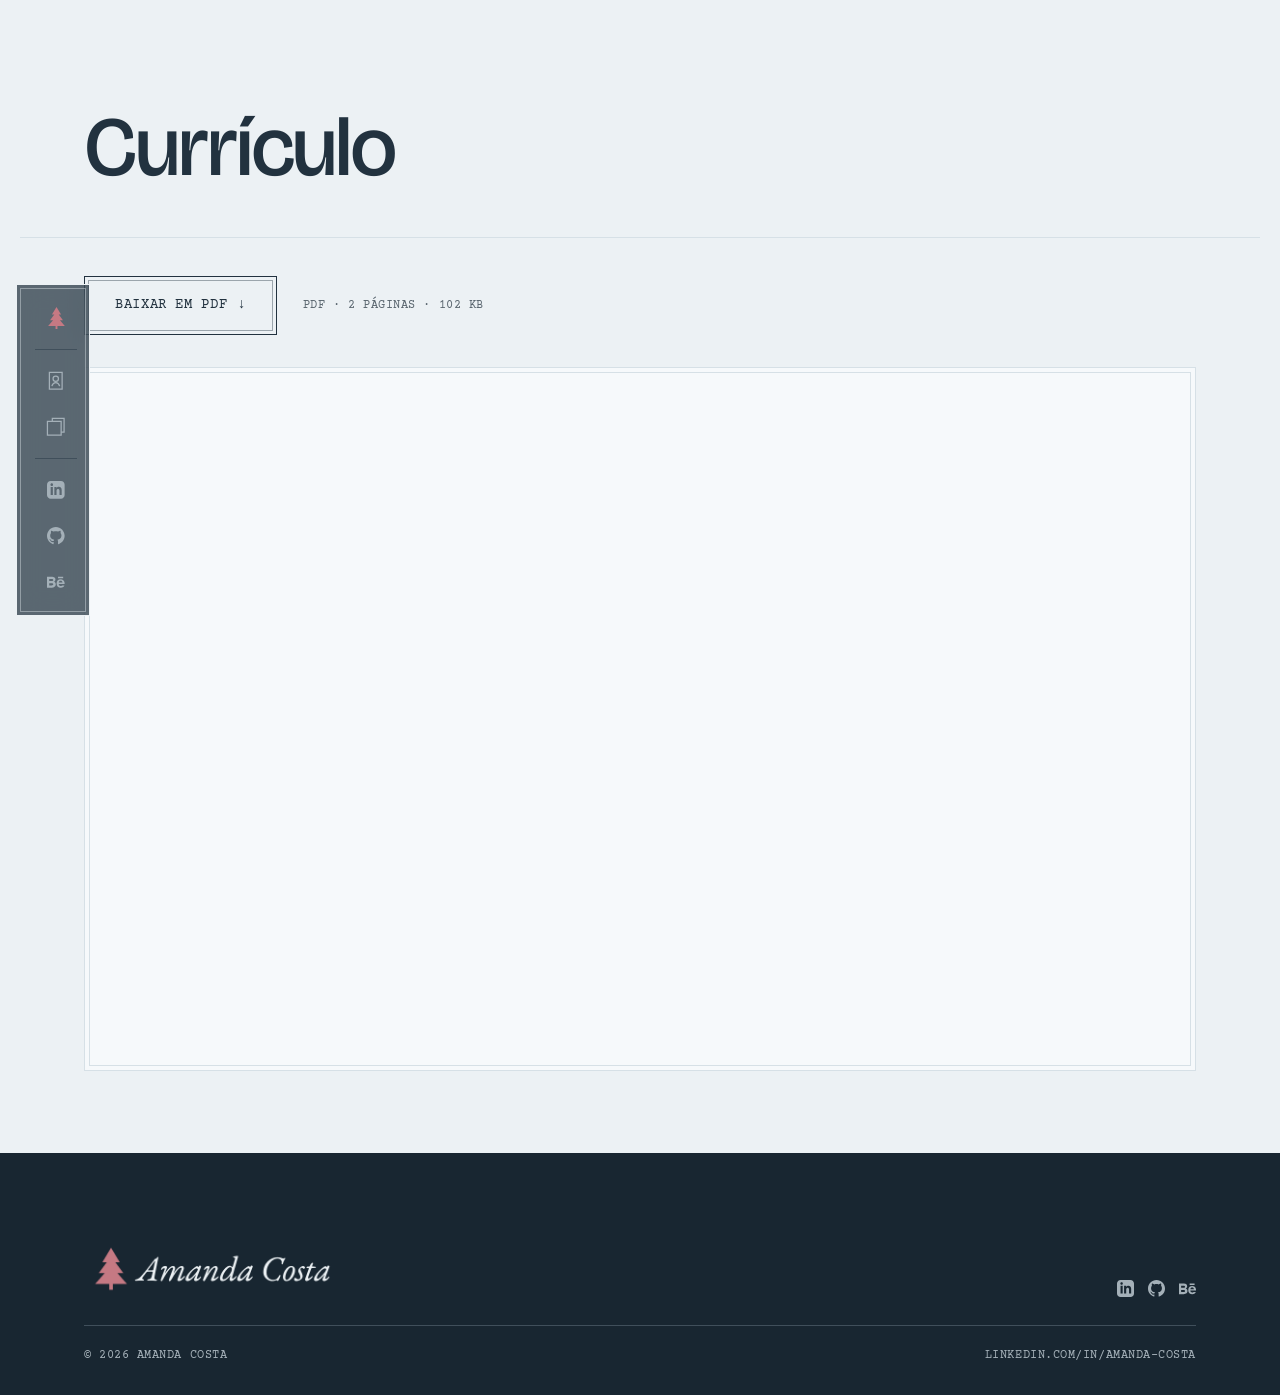
<file: curriculo.html>
<!DOCTYPE html>
<html lang="pt-BR">

<head>
  <meta charset="utf-8">
  <meta name="viewport" content="width=device-width, initial-scale=1">
  <title>Currículo | Amanda Costa</title>
  <meta name="description" content="Currículo de Amanda Costa, Product Designer — formação, ferramentas e experiência profissional.">
  <meta property="og:type" content="website">
  <meta property="og:title" content="Currículo | Amanda Costa">
  <meta property="og:description" content="Currículo de Amanda Costa, Product Designer — formação, ferramentas e experiência profissional.">
  <meta property="og:image" content="https://amandacosta.net/img/capa-petzoo.png">
  <meta name="theme-color" content="#22323f">
  <!-- O .ico vem primeiro de propósito: o Safari pega o primeiro rel="icon"
       da lista e não desenha SVG aí. Com o SVG na frente ele fica sem ícone e
       cai no quadrado com a letra do site. -->
  <link rel="icon" href="favicon.ico" sizes="16x16 32x32 48x48 64x64">
  <link rel="icon" type="image/svg+xml" href="img/favicon.svg">
  <link rel="icon" type="image/png" sizes="128x128" href="img/favicon-128.png">
  <link rel="icon" type="image/png" sizes="512x512" href="img/favicon-512.png">
  <link rel="apple-touch-icon" href="img/favicon-512.png">
  <link rel="preconnect" href="https://fonts.googleapis.com">
  <link rel="preconnect" href="https://fonts.gstatic.com" crossorigin>
  <link href="https://fonts.googleapis.com/css2?family=Bricolage+Grotesque:opsz,wght@12..96,300..800&family=Courier+Prime:wght@400;700&family=EB+Garamond:ital,wght@1,400;1,500&family=Work+Sans:wght@300;400;500&display=swap" rel="stylesheet">
  <link rel="stylesheet" href="styleguide.css?v=202609111543">
  <link rel="stylesheet" href="style.css?v=202609111543">
  <script>document.documentElement.classList.add('js');</script>
</head>

<body>

  <a class="skip-link" href="#conteudo">Pular para o conteúdo</a>

  <div class="progresso" id="progresso" aria-hidden="true"></div>

  <header class="site-header">
    <div class="shell site-header__inner">
      <a class="site-header__logo" href="index.html">
        <img src="img/logo-claro.png" alt="Amanda Costa" width="1040" height="240">
      </a>
      <button class="menu-toggle" id="menuToggle" aria-expanded="false" aria-controls="menuPanel">Menu</button>
    </div>
    <div class="menu-panel" id="menuPanel">
      <div class="shell menu-panel__inner">
        <nav class="menu-panel__nav" aria-label="Principal">
          <a href="index.html"><svg class="marca" viewBox="0 0 316 416" aria-hidden="true" focusable="false"><path d="M158 0 244 142 72 142Z M158 84 280 250 36 250Z M158 176 316 359 0 359Z M140 359 176 359 176 416 140 416Z"/></svg><span>Sobre</span></a>
          <a href="projetos/index.html"><svg class="marca" viewBox="0 0 316 416" aria-hidden="true" focusable="false"><path d="M158 0 244 142 72 142Z M158 84 280 250 36 250Z M158 176 316 359 0 359Z M140 359 176 359 176 416 140 416Z"/></svg><span>Projetos</span></a>
        </nav>
        <div class="menu-panel__pe">
          <span class="menu-panel__rotulo">Onde me achar</span>
          <div class="social">
          <a href="https://www.linkedin.com/in/amanda-costa-142053214/" target="_blank" rel="noopener" aria-label="LinkedIn"><svg xmlns="http://www.w3.org/2000/svg" viewBox="0 0 24 24" fill="currentColor" aria-hidden="true"><path d="M19 0h-14c-2.761 0-5 2.239-5 5v14c0 2.761 2.239 5 5 5h14c2.762 0 5-2.239 5-5v-14c0-2.761-2.238-5-5-5zm-11 19h-3v-11h3v11zm-1.5-12.268c-.966 0-1.75-.79-1.75-1.764s.784-1.764 1.75-1.764 1.75.79 1.75 1.764-.783 1.764-1.75 1.764zm13.5 12.268h-3v-5.604c0-3.368-4-3.113-4 0v5.604h-3v-11h3v1.765c1.396-2.586 7-2.777 7 2.476v6.759z"/></svg></a>
          <a href="https://github.com/amanda-costa" target="_blank" rel="noopener" aria-label="GitHub"><svg xmlns="http://www.w3.org/2000/svg" viewBox="0 0 24 24" fill="currentColor" aria-hidden="true"><path d="M12 0c-6.626 0-12 5.373-12 12 0 5.302 3.438 9.8 8.207 11.387.599.111.793-.261.793-.577v-2.234c-3.338.726-4.033-1.416-4.033-1.416-.546-1.387-1.333-1.756-1.333-1.756-1.089-.745.083-.729.083-.729 1.205.084 1.839 1.237 1.839 1.237 1.07 1.834 2.807 1.304 3.492.997.107-.775.418-1.305.762-1.604-2.665-.305-5.467-1.334-5.467-5.931 0-1.311.469-2.381 1.236-3.221-.124-.303-.535-1.524.117-3.176 0 0 1.008-.322 3.301 1.23.957-.266 1.983-.399 3.003-.404 1.02.005 2.047.138 3.006.404 2.291-1.552 3.297-1.23 3.297-1.23.653 1.653.242 2.874.118 3.176.77.84 1.235 1.911 1.235 3.221 0 4.609-2.807 5.624-5.479 5.921.43.372.823 1.102.823 2.222v3.293c0 .319.192.694.801.576 4.765-1.589 8.199-6.086 8.199-11.386 0-6.627-5.373-12-12-12z"/></svg></a>
          <a href="https://www.behance.net/amandacosta72" target="_blank" rel="noopener" aria-label="Behance"><svg xmlns="http://www.w3.org/2000/svg" viewBox="0 0 24 24" fill="currentColor" aria-hidden="true"><path d="M22 7h-7v-2h7v2zm1.726 10c-.442 1.297-2.029 3-5.101 3-3.074 0-5.564-1.729-5.564-5.675 0-3.91 2.325-5.92 5.466-5.92 3.082 0 4.964 1.782 5.375 4.426.078.506.109 1.188.095 2.14h-8.027c.13 3.211 3.483 3.312 4.588 2.029h3.168zm-7.686-4h5.025c-.154-1.545-1.085-2.348-2.537-2.348-1.49 0-2.285.852-2.488 2.348zm-9.574 6.988h-6.466v-14.967h6.953c5.476.081 5.58 5.444 2.72 6.906 3.461 1.26 3.577 8.061-3.207 8.061zm-3.466-8.988h3.584c2.508 0 2.906-3-.312-3h-3.272v3zm3.391 3h-3.391v3.016h3.341c3.055 0 2.868-3.016.05-3.016z"/></svg></a>
          </div>
        </div>
      </div>
    </div>
  </header>

  <nav class="dock" aria-label="Principal">
    <a class="dock__inicio" href="index.html" aria-label="Amanda Costa — início"><svg class="dock__pinheiro" viewBox="0 0 316 416" aria-hidden="true" focusable="false"><path d="M158 0 244 142 72 142Z M158 84 280 250 36 250Z M158 176 316 359 0 359Z M140 359 176 359 176 416 140 416Z"/></svg></a>
    <span class="dock__fio" aria-hidden="true"></span>
    <a class="dock__item" href="index.html" aria-label="Sobre"><svg class="dock__icone" viewBox="0 0 24 24" fill="none" stroke="currentColor" stroke-width="1.25" aria-hidden="true" focusable="false"><rect x="5.5" y="3.5" width="13" height="17" vector-effect="non-scaling-stroke"/><circle cx="12" cy="10" r="2.75" vector-effect="non-scaling-stroke"/><path d="M8 17.5c.8-2.4 2.2-3.5 4-3.5s3.2 1.1 4 3.5" vector-effect="non-scaling-stroke"/></svg><span class="dock__rotulo" aria-hidden="true">Sobre</span></a>
    <a class="dock__item" href="projetos/index.html" aria-label="Projetos"><svg class="dock__icone" viewBox="0 0 24 24" fill="none" stroke="currentColor" stroke-width="1.25" aria-hidden="true" focusable="false"><path d="M8.5 6.5v-3h12v14h-3" vector-effect="non-scaling-stroke"/><rect x="3.5" y="6.5" width="14" height="14" vector-effect="non-scaling-stroke"/></svg><span class="dock__rotulo" aria-hidden="true">Projetos</span></a>
    <span class="dock__fio" aria-hidden="true"></span>
    <a class="dock__item" href="https://www.linkedin.com/in/amanda-costa-142053214/" target="_blank" rel="noopener" aria-label="LinkedIn"><svg class="dock__icone dock__icone--rede" viewBox="0 0 24 24" fill="currentColor" aria-hidden="true" focusable="false"><path d="M19 0h-14c-2.761 0-5 2.239-5 5v14c0 2.761 2.239 5 5 5h14c2.762 0 5-2.239 5-5v-14c0-2.761-2.238-5-5-5zm-11 19h-3v-11h3v11zm-1.5-12.268c-.966 0-1.75-.79-1.75-1.764s.784-1.764 1.75-1.764 1.75.79 1.75 1.764-.783 1.764-1.75 1.764zm13.5 12.268h-3v-5.604c0-3.368-4-3.113-4 0v5.604h-3v-11h3v1.765c1.396-2.586 7-2.777 7 2.476v6.759z"/></svg><span class="dock__rotulo" aria-hidden="true">LinkedIn</span></a>
    <a class="dock__item" href="https://github.com/amanda-costa" target="_blank" rel="noopener" aria-label="GitHub"><svg class="dock__icone dock__icone--rede" viewBox="0 0 24 24" fill="currentColor" aria-hidden="true" focusable="false"><path d="M12 0c-6.626 0-12 5.373-12 12 0 5.302 3.438 9.8 8.207 11.387.599.111.793-.261.793-.577v-2.234c-3.338.726-4.033-1.416-4.033-1.416-.546-1.387-1.333-1.756-1.333-1.756-1.089-.745.083-.729.083-.729 1.205.084 1.839 1.237 1.839 1.237 1.07 1.834 2.807 1.304 3.492.997.107-.775.418-1.305.762-1.604-2.665-.305-5.467-1.334-5.467-5.931 0-1.311.469-2.381 1.236-3.221-.124-.303-.535-1.524.117-3.176 0 0 1.008-.322 3.301 1.23.957-.266 1.983-.399 3.003-.404 1.02.005 2.047.138 3.006.404 2.291-1.552 3.297-1.23 3.297-1.23.653 1.653.242 2.874.118 3.176.77.84 1.235 1.911 1.235 3.221 0 4.609-2.807 5.624-5.479 5.921.43.372.823 1.102.823 2.222v3.293c0 .319.192.694.801.576 4.765-1.589 8.199-6.086 8.199-11.386 0-6.627-5.373-12-12-12z"/></svg><span class="dock__rotulo" aria-hidden="true">GitHub</span></a>
    <a class="dock__item" href="https://www.behance.net/amandacosta72" target="_blank" rel="noopener" aria-label="Behance"><svg class="dock__icone dock__icone--rede" viewBox="0 0 24 24" fill="currentColor" aria-hidden="true" focusable="false"><path d="M22 7h-7v-2h7v2zm1.726 10c-.442 1.297-2.029 3-5.101 3-3.074 0-5.564-1.729-5.564-5.675 0-3.91 2.325-5.92 5.466-5.92 3.082 0 4.964 1.782 5.375 4.426.078.506.109 1.188.095 2.14h-8.027c.13 3.211 3.483 3.312 4.588 2.029h3.168zm-7.686-4h5.025c-.154-1.545-1.085-2.348-2.537-2.348-1.49 0-2.285.852-2.488 2.348zm-9.574 6.988h-6.466v-14.967h6.953c5.476.081 5.58 5.444 2.72 6.906 3.461 1.26 3.577 8.061-3.207 8.061zm-3.466-8.988h3.584c2.508 0 2.906-3-.312-3h-3.272v3zm3.391 3h-3.391v3.016h3.341c3.055 0 2.868-3.016.05-3.016z"/></svg><span class="dock__rotulo" aria-hidden="true">Behance</span></a>
  </nav>

  <main id="conteudo">

    <section class="page-head page-head--indice shell">
      <div>
        <h1>Currículo</h1>
      </div>
    </section>

    <section class="section shell" data-bg="papel">
      <div class="curriculo">
        <p class="curriculo__acoes">
          <a class="btn btn--grande btn--baixar" href="curriculo-amanda-costa.pdf" download="Currículo - Amanda Costa.pdf"
             type="application/pdf">Baixar em PDF <span aria-hidden="true">&darr;</span></a>
          <span class="curriculo__meta">PDF &middot; 2 páginas &middot; 102 KB</span>
        </p>
        <div class="curriculo__moldura reveal">
          <iframe class="curriculo__visor" src="curriculo-amanda-costa.pdf#toolbar=0&amp;navpanes=0&amp;view=FitH"
                  title="Currículo de Amanda Costa em PDF" loading="lazy"></iframe>
          <img class="curriculo__previa" src="img/curriculo-previa.png"
               alt="Primeira página do currículo de Amanda Costa" loading="lazy"
               width="990" height="1400">
        </div>
      </div>
    </section>

  </main>

  <footer class="site-footer" id="contato">
    <div class="shell">
      <div class="site-footer__topo">
        <div>
          <img class="site-footer__marca" src="img/logo-claro.png"
               alt="Amanda Costa" width="1040" height="240" loading="lazy">
        </div>
        <div class="social">
        <a href="https://www.linkedin.com/in/amanda-costa-142053214/" target="_blank" rel="noopener" aria-label="LinkedIn"><svg xmlns="http://www.w3.org/2000/svg" viewBox="0 0 24 24" fill="currentColor" aria-hidden="true"><path d="M19 0h-14c-2.761 0-5 2.239-5 5v14c0 2.761 2.239 5 5 5h14c2.762 0 5-2.239 5-5v-14c0-2.761-2.238-5-5-5zm-11 19h-3v-11h3v11zm-1.5-12.268c-.966 0-1.75-.79-1.75-1.764s.784-1.764 1.75-1.764 1.75.79 1.75 1.764-.783 1.764-1.75 1.764zm13.5 12.268h-3v-5.604c0-3.368-4-3.113-4 0v5.604h-3v-11h3v1.765c1.396-2.586 7-2.777 7 2.476v6.759z"/></svg></a>
        <a href="https://github.com/amanda-costa" target="_blank" rel="noopener" aria-label="GitHub"><svg xmlns="http://www.w3.org/2000/svg" viewBox="0 0 24 24" fill="currentColor" aria-hidden="true"><path d="M12 0c-6.626 0-12 5.373-12 12 0 5.302 3.438 9.8 8.207 11.387.599.111.793-.261.793-.577v-2.234c-3.338.726-4.033-1.416-4.033-1.416-.546-1.387-1.333-1.756-1.333-1.756-1.089-.745.083-.729.083-.729 1.205.084 1.839 1.237 1.839 1.237 1.07 1.834 2.807 1.304 3.492.997.107-.775.418-1.305.762-1.604-2.665-.305-5.467-1.334-5.467-5.931 0-1.311.469-2.381 1.236-3.221-.124-.303-.535-1.524.117-3.176 0 0 1.008-.322 3.301 1.23.957-.266 1.983-.399 3.003-.404 1.02.005 2.047.138 3.006.404 2.291-1.552 3.297-1.23 3.297-1.23.653 1.653.242 2.874.118 3.176.77.84 1.235 1.911 1.235 3.221 0 4.609-2.807 5.624-5.479 5.921.43.372.823 1.102.823 2.222v3.293c0 .319.192.694.801.576 4.765-1.589 8.199-6.086 8.199-11.386 0-6.627-5.373-12-12-12z"/></svg></a>
        <a href="https://www.behance.net/amandacosta72" target="_blank" rel="noopener" aria-label="Behance"><svg xmlns="http://www.w3.org/2000/svg" viewBox="0 0 24 24" fill="currentColor" aria-hidden="true"><path d="M22 7h-7v-2h7v2zm1.726 10c-.442 1.297-2.029 3-5.101 3-3.074 0-5.564-1.729-5.564-5.675 0-3.91 2.325-5.92 5.466-5.92 3.082 0 4.964 1.782 5.375 4.426.078.506.109 1.188.095 2.14h-8.027c.13 3.211 3.483 3.312 4.588 2.029h3.168zm-7.686-4h5.025c-.154-1.545-1.085-2.348-2.537-2.348-1.49 0-2.285.852-2.488 2.348zm-9.574 6.988h-6.466v-14.967h6.953c5.476.081 5.58 5.444 2.72 6.906 3.461 1.26 3.577 8.061-3.207 8.061zm-3.466-8.988h3.584c2.508 0 2.906-3-.312-3h-3.272v3zm3.391 3h-3.391v3.016h3.341c3.055 0 2.868-3.016.05-3.016z"/></svg></a>
        </div>
      </div>
      <div class="colofao">
        <span>© 2026 Amanda Costa</span>
        <a href="https://www.linkedin.com/in/amanda-costa-142053214/" target="_blank" rel="noopener">linkedin.com/in/amanda-costa</a>
      </div>
    </div>
  </footer>

  <script src="js/site.js?v=202609111543" defer></script>
</body>

</html>
</file>
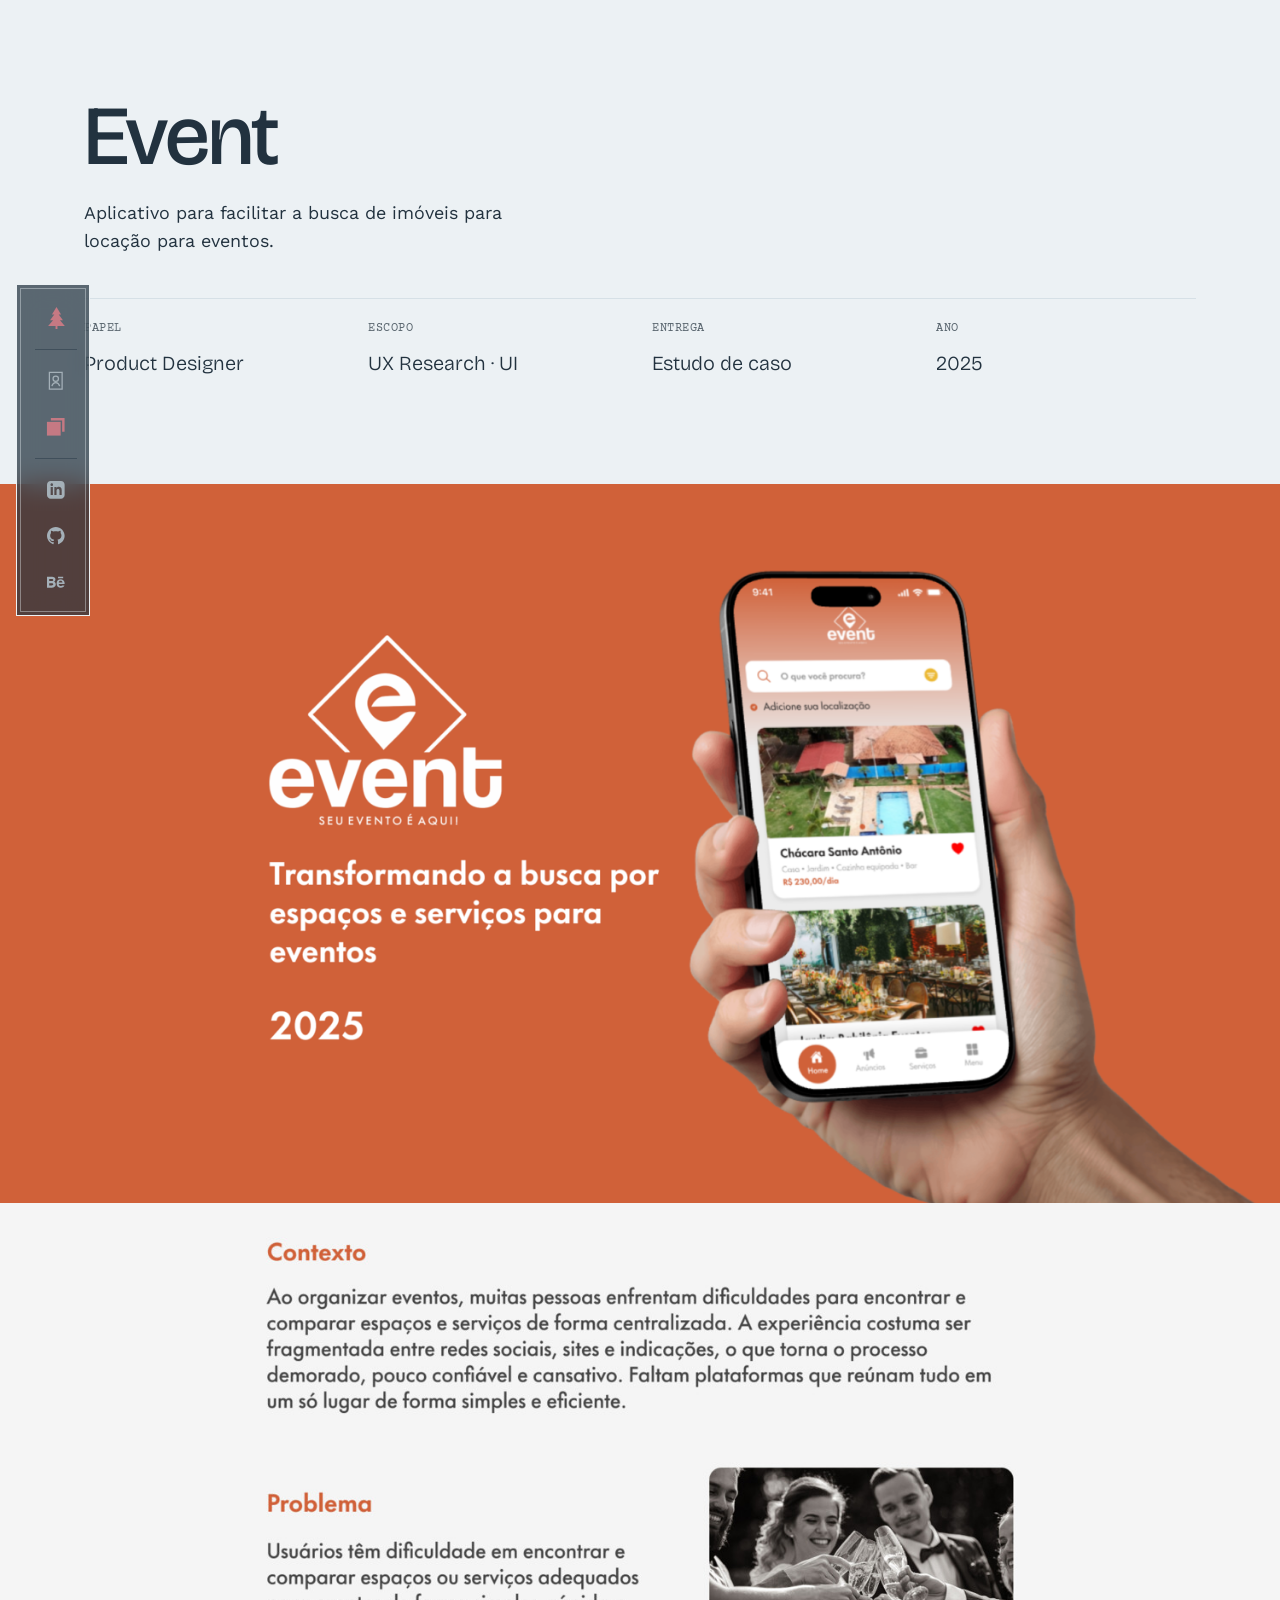
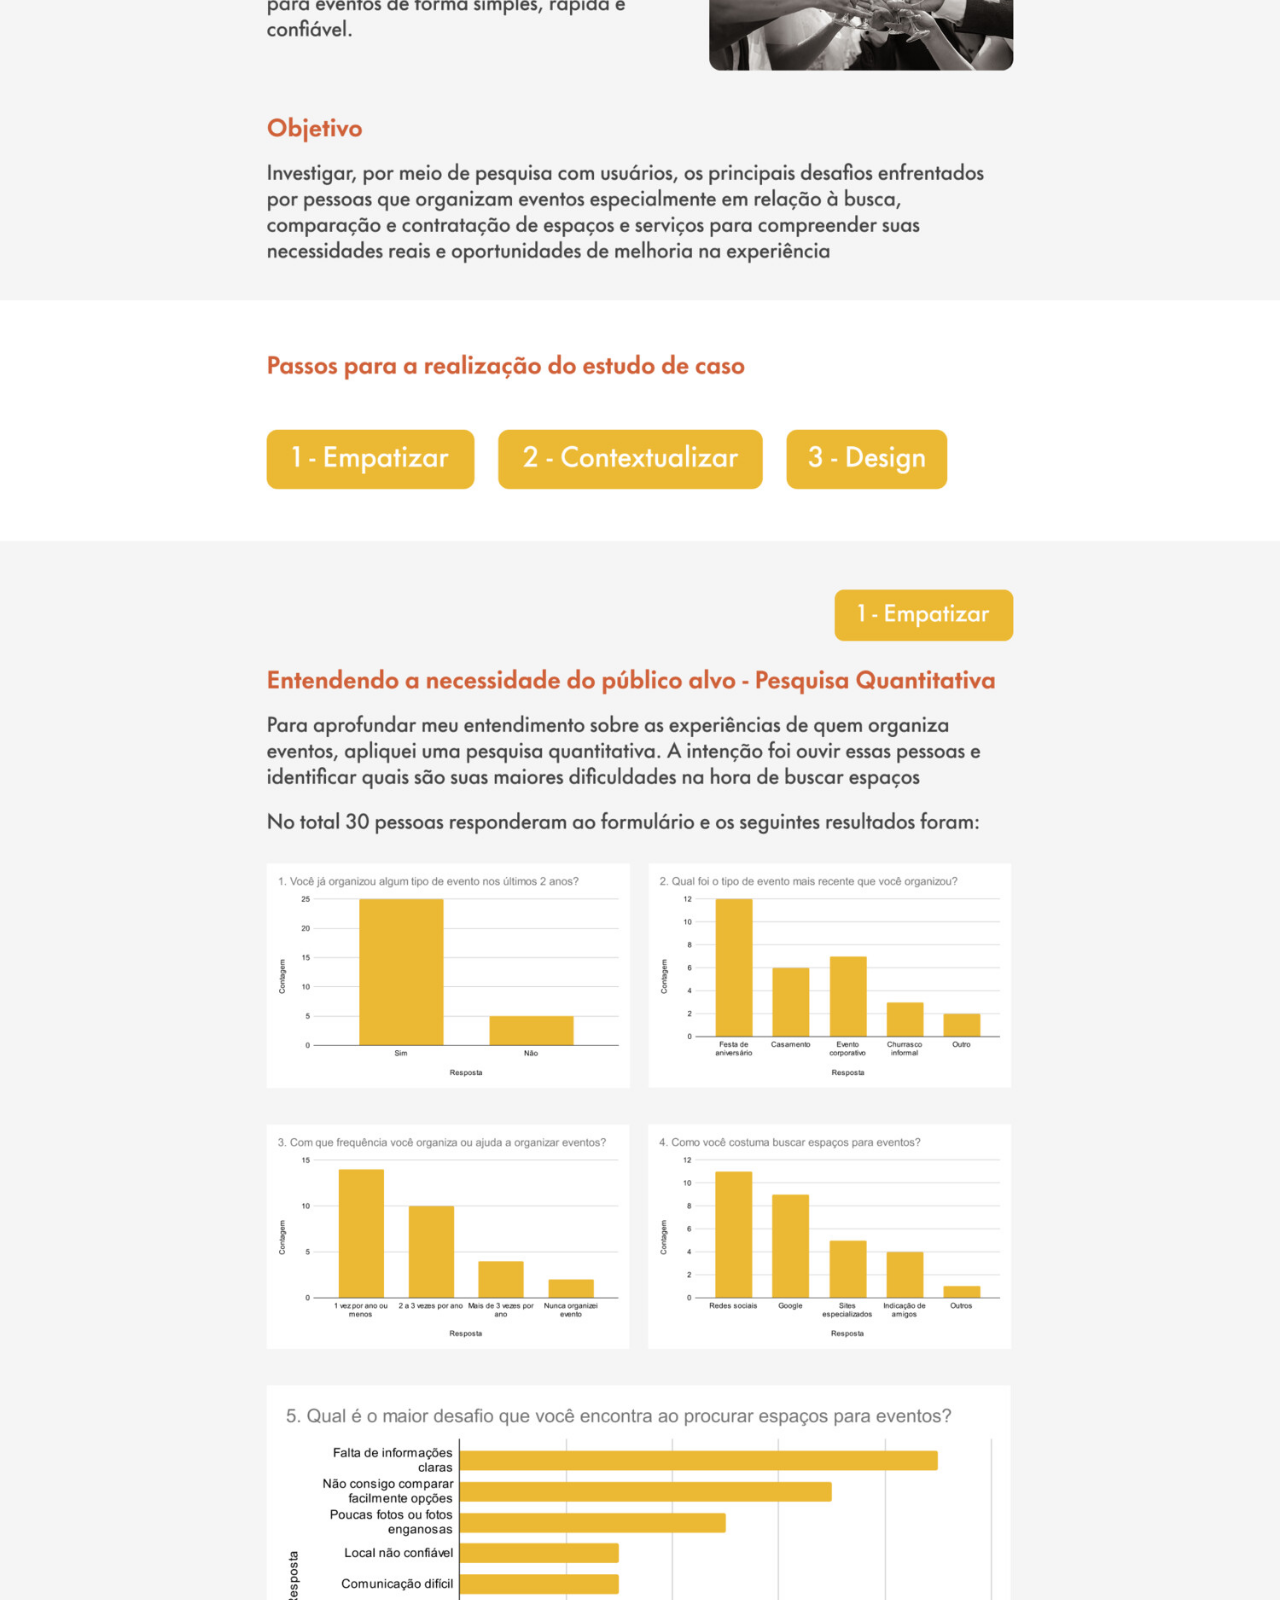
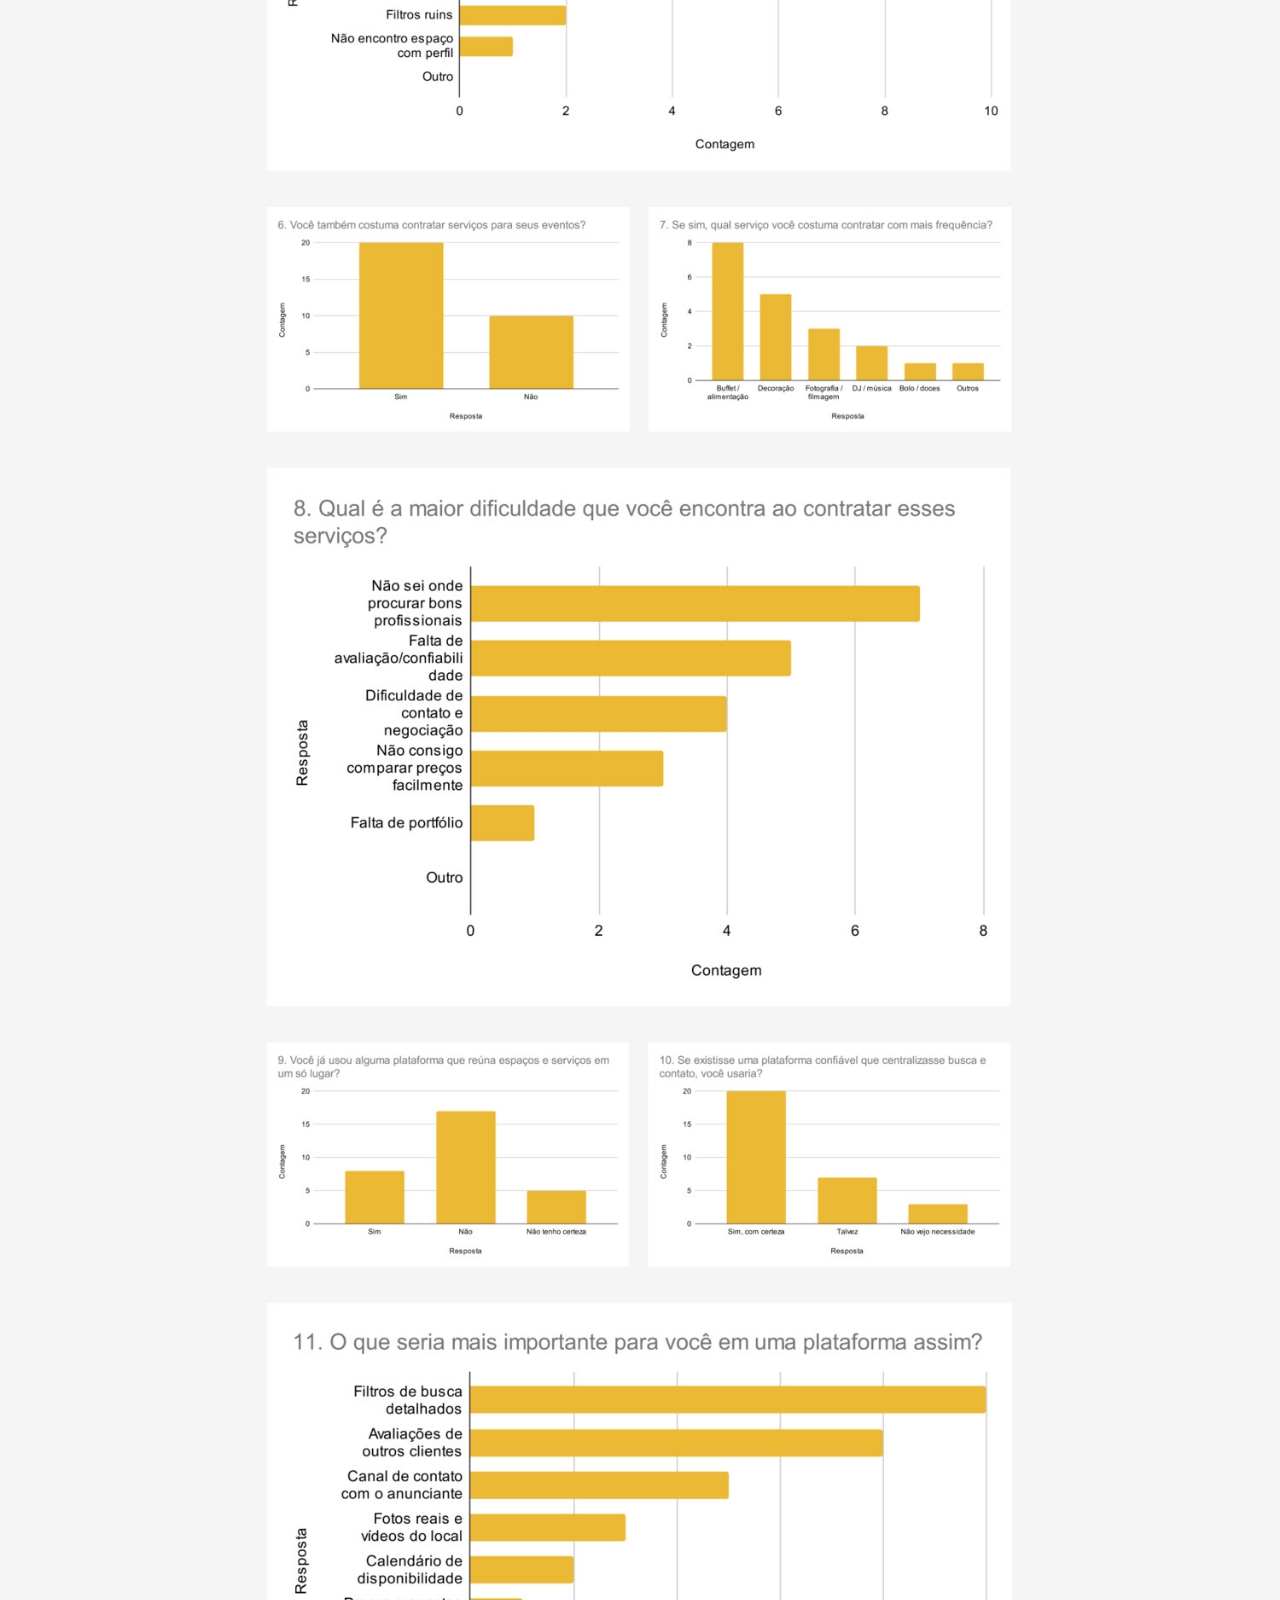
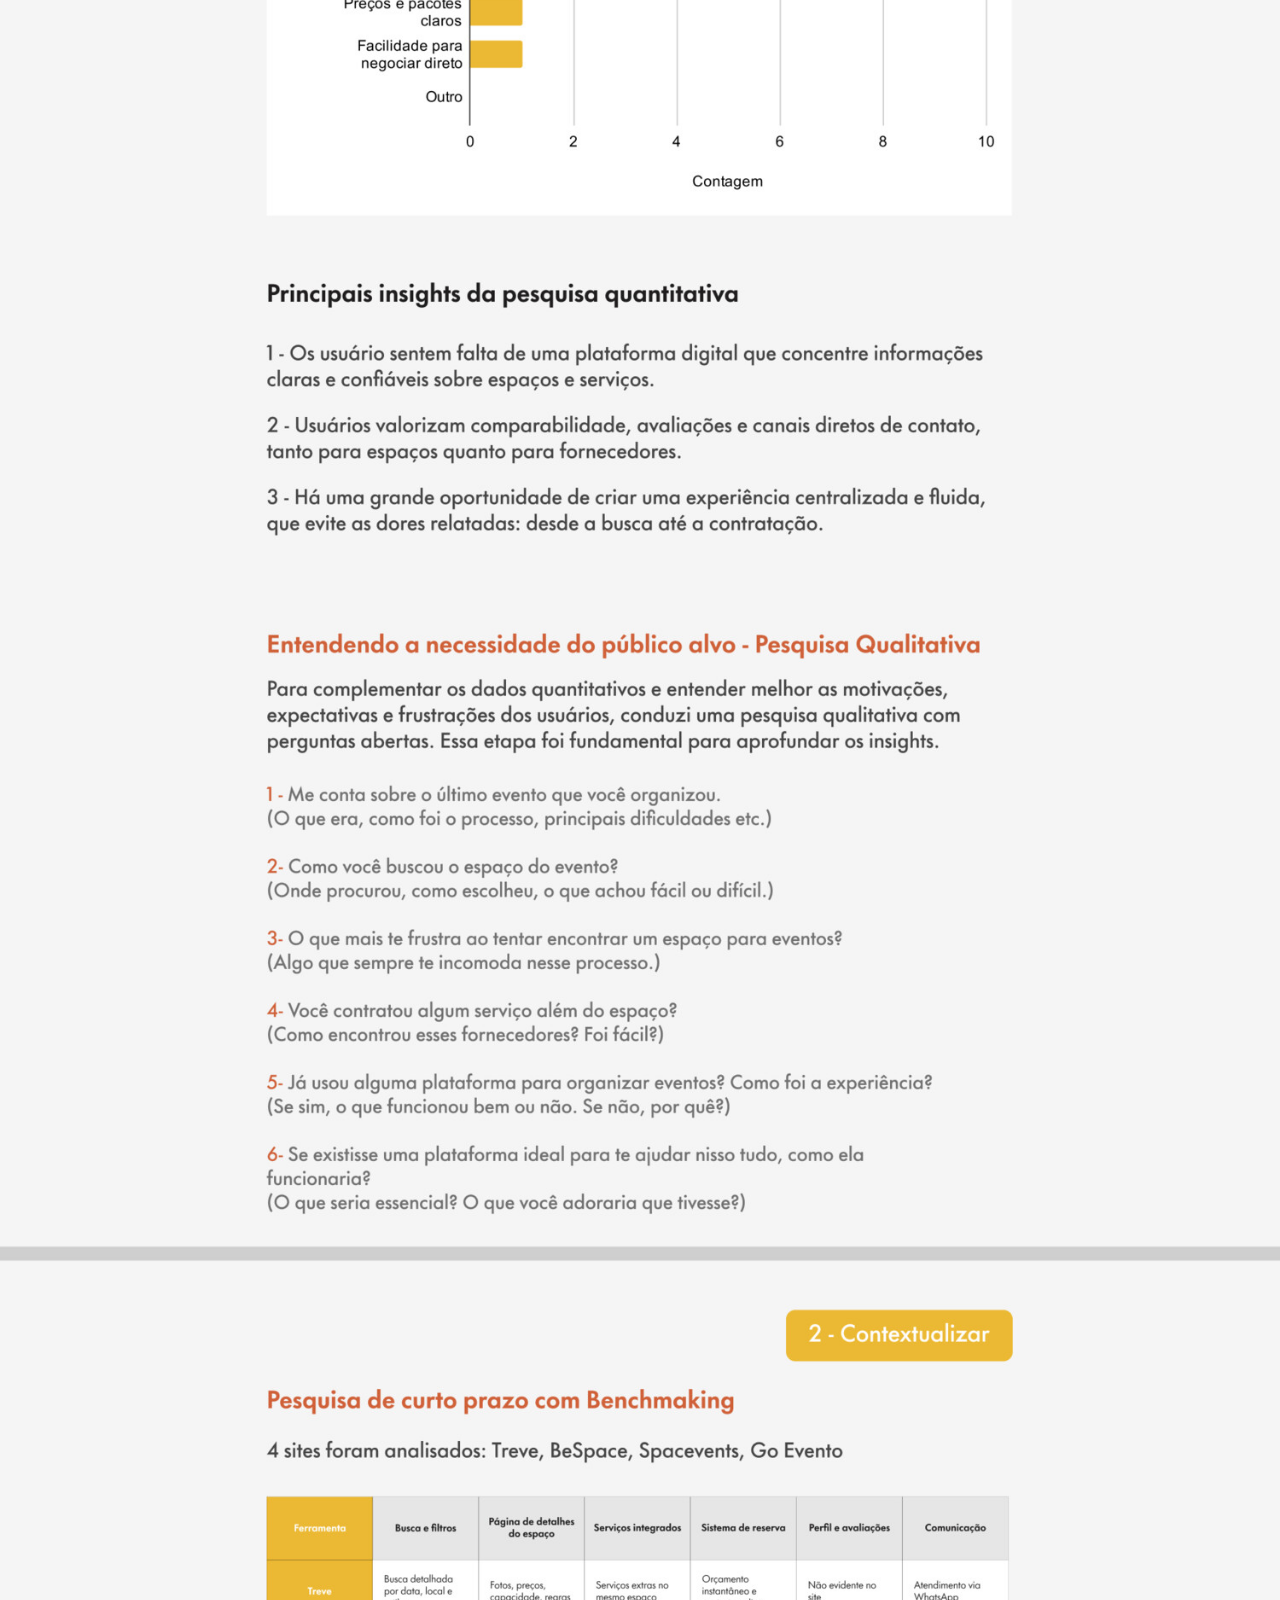
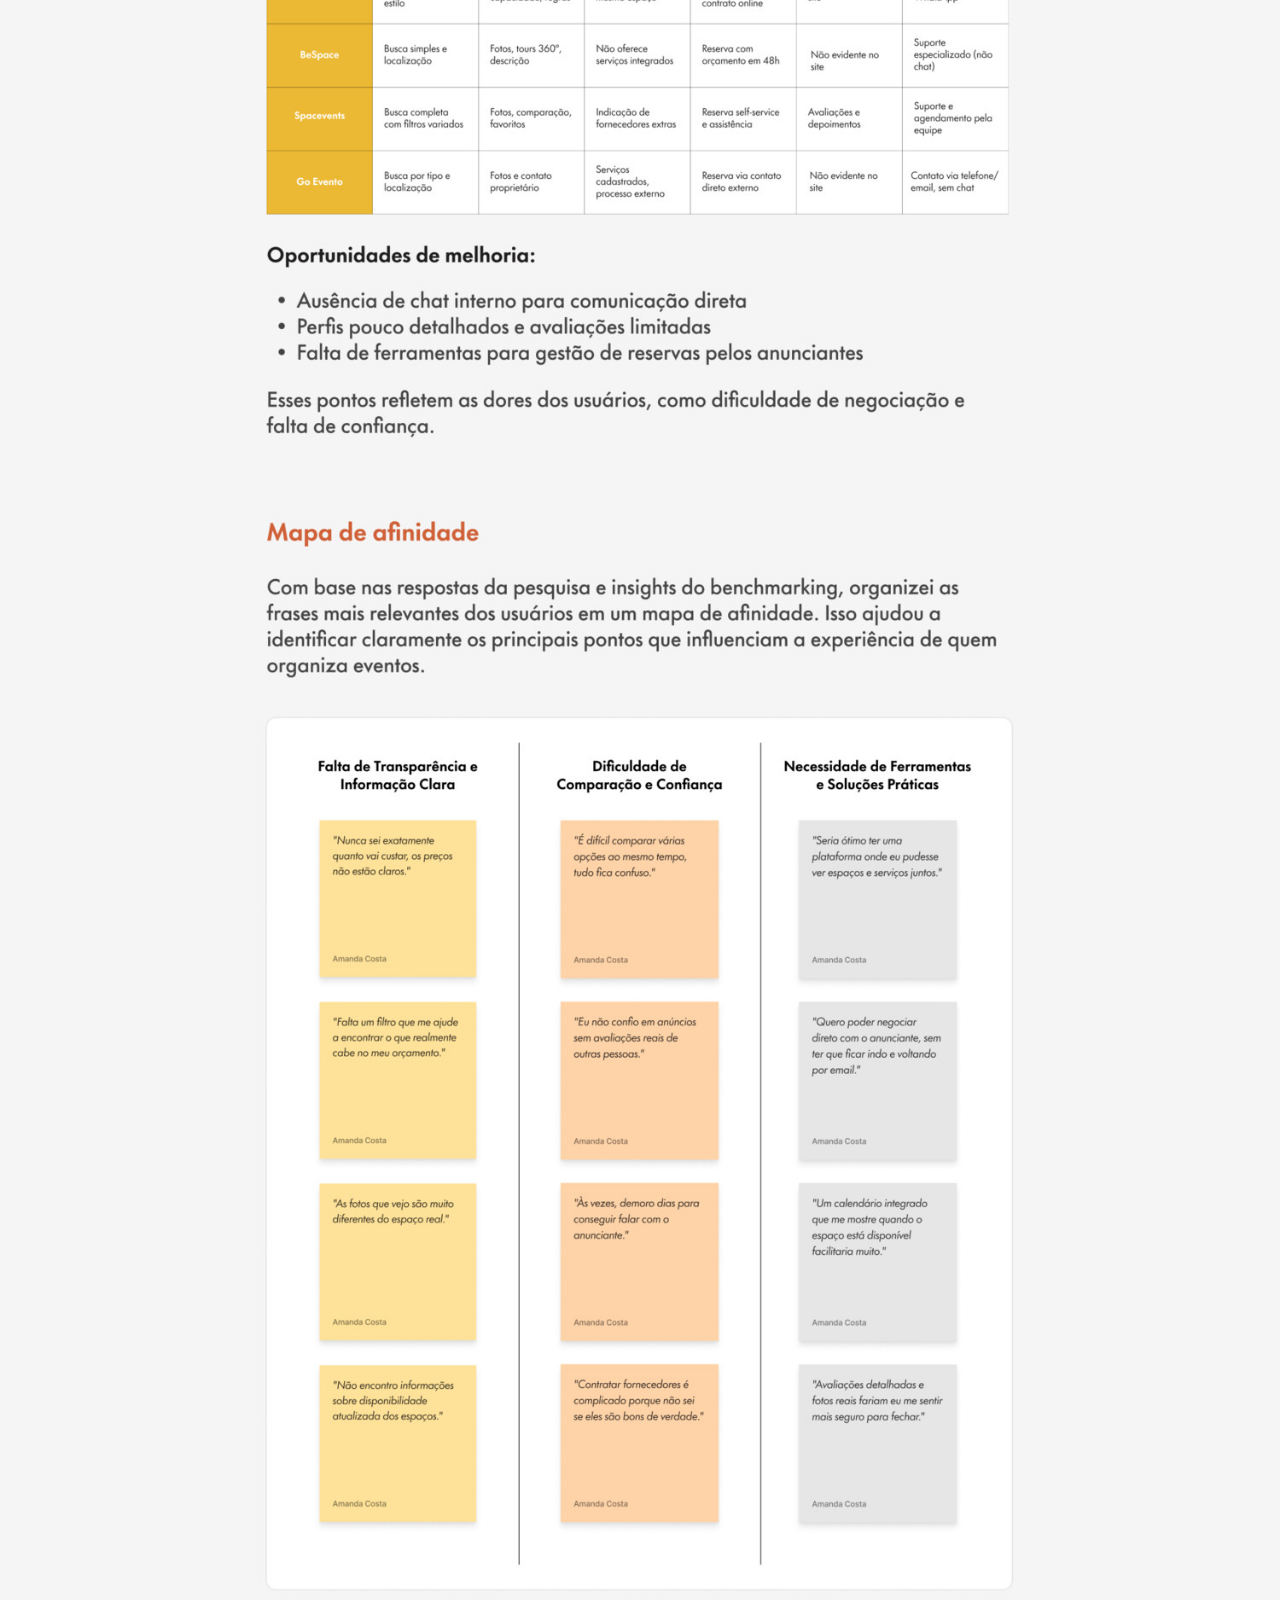
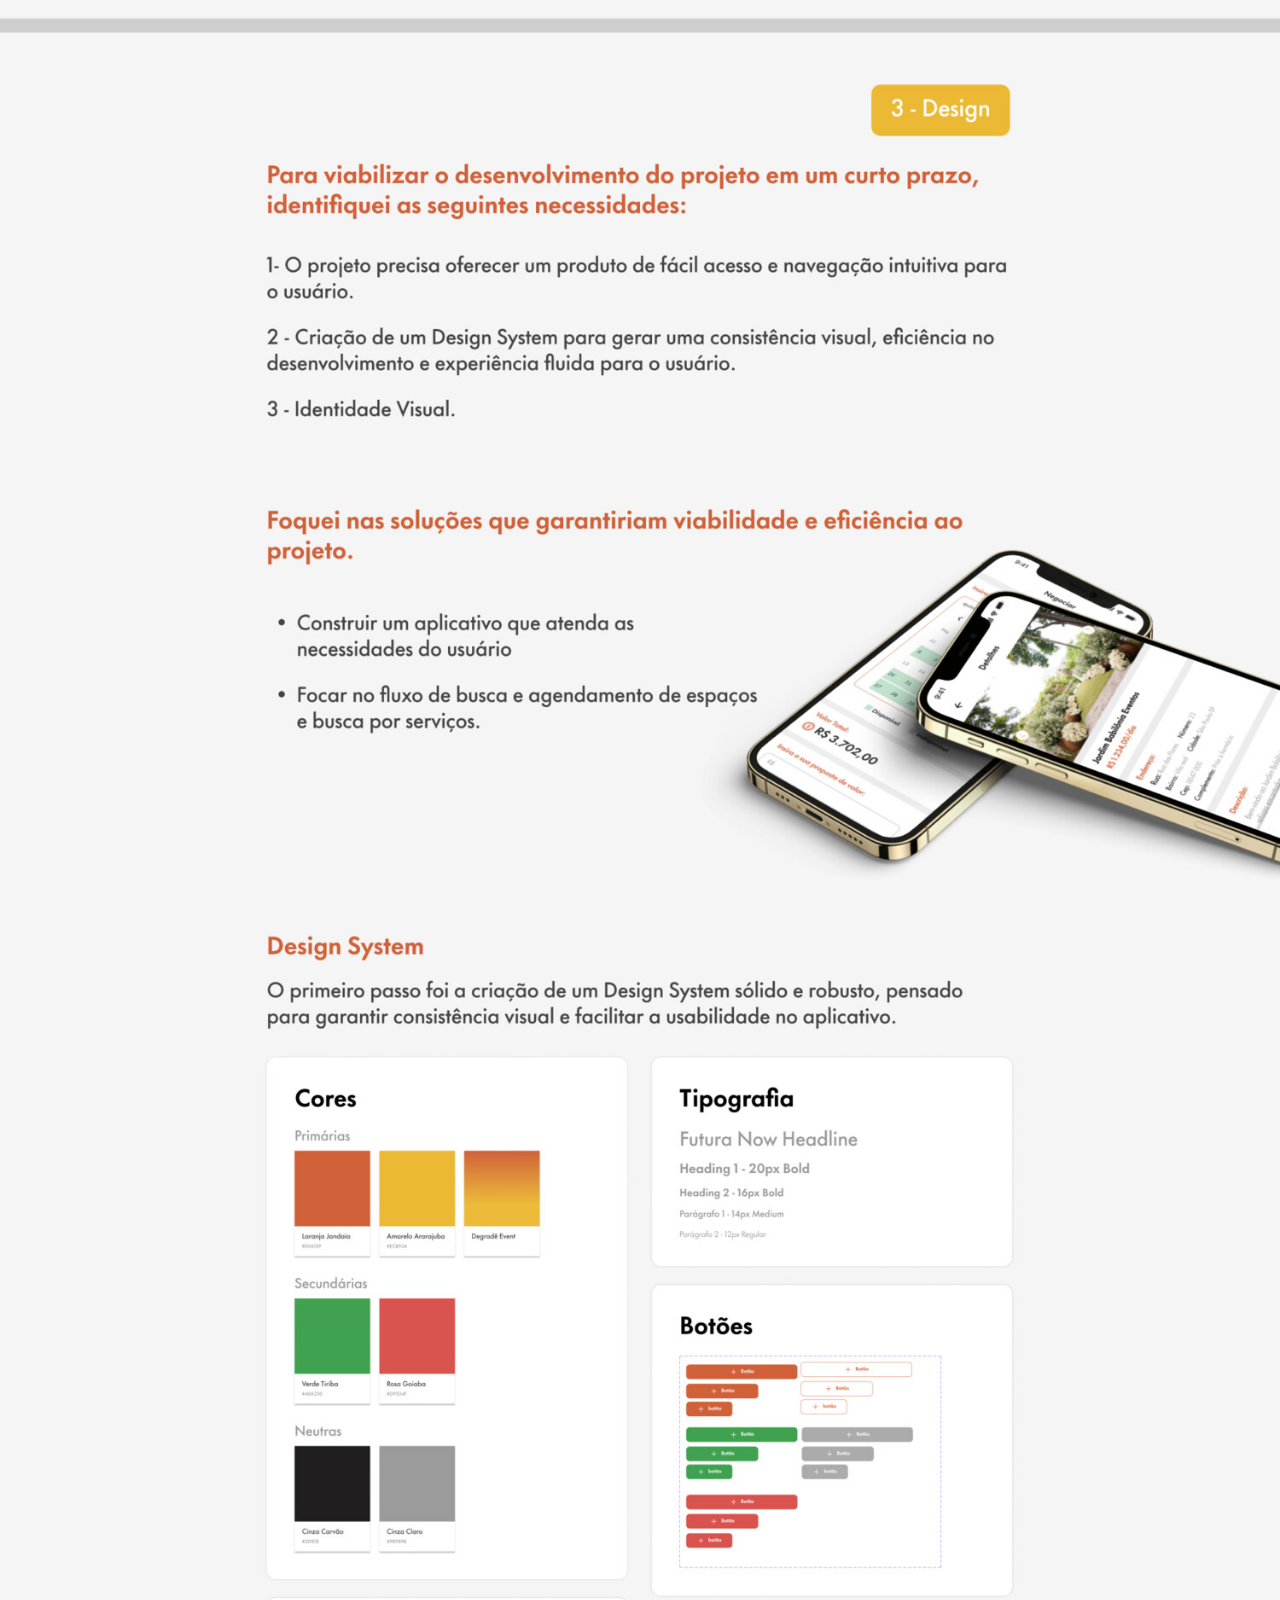
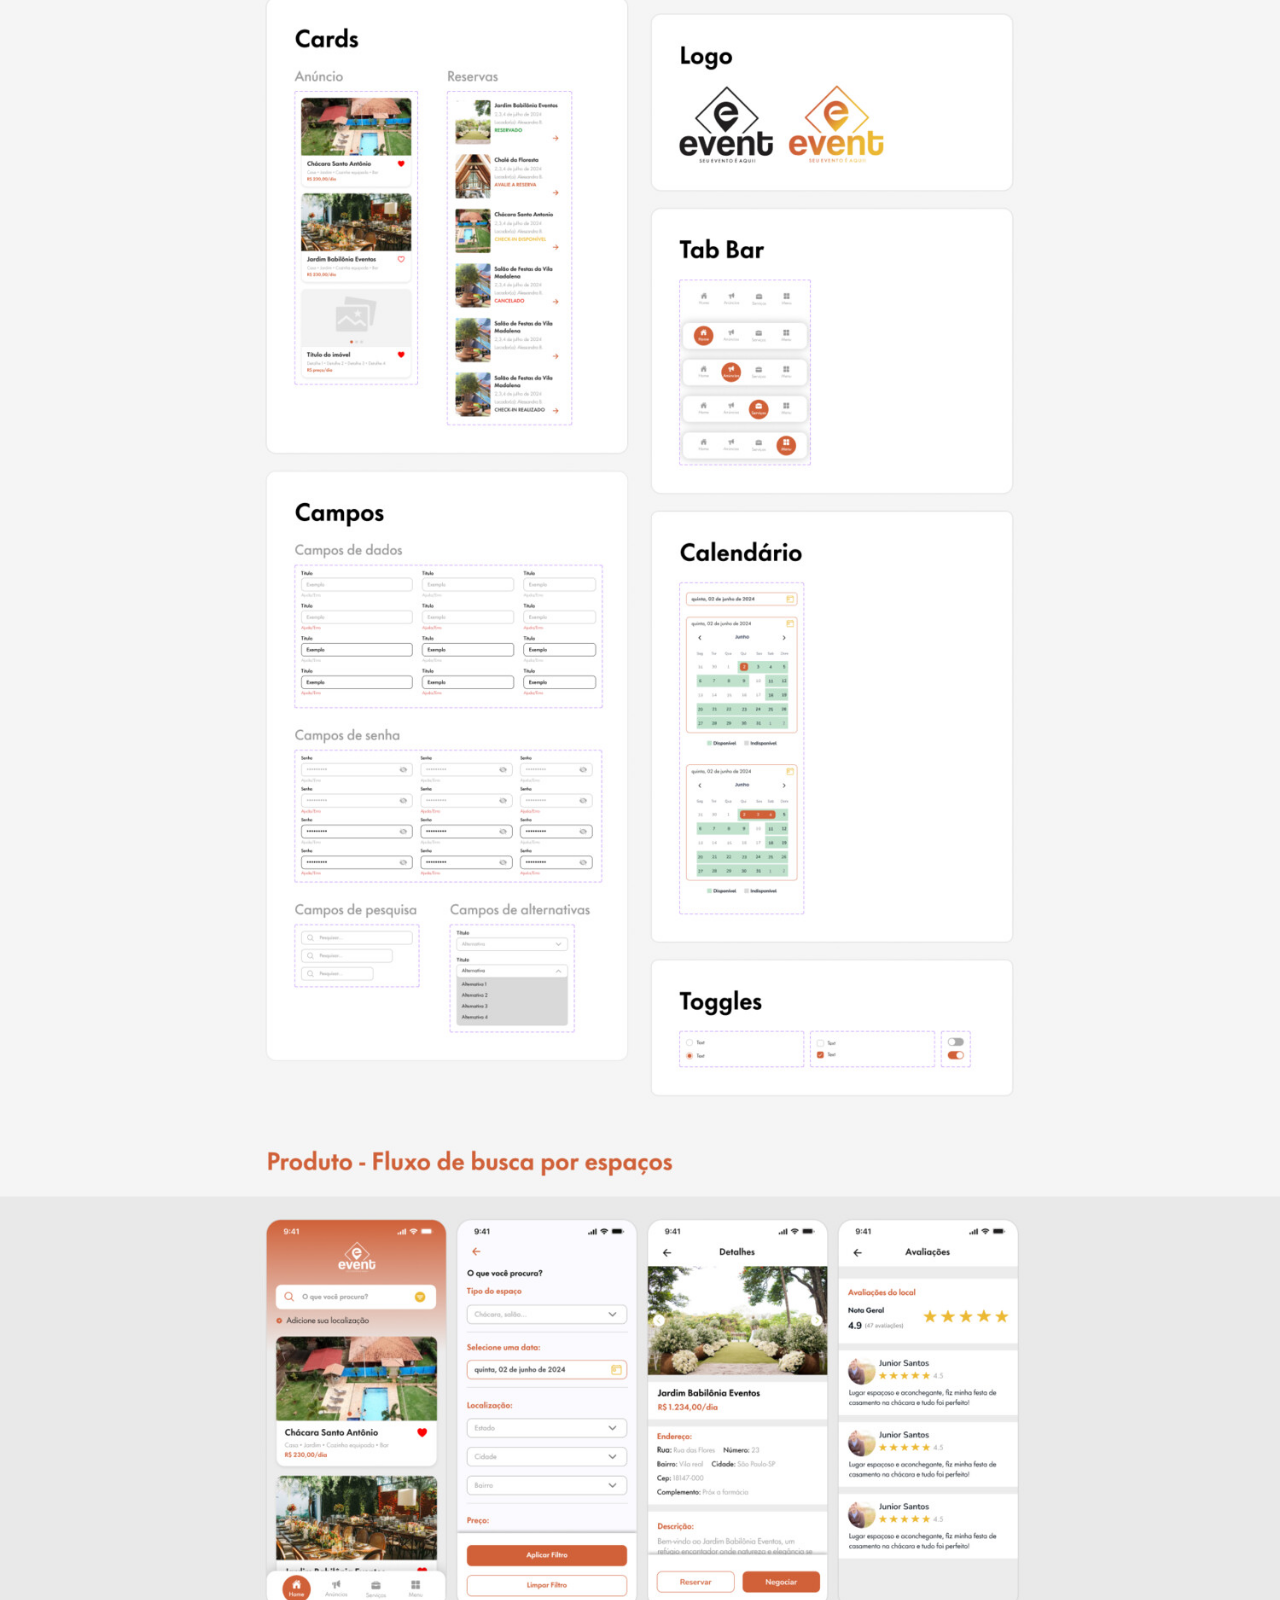
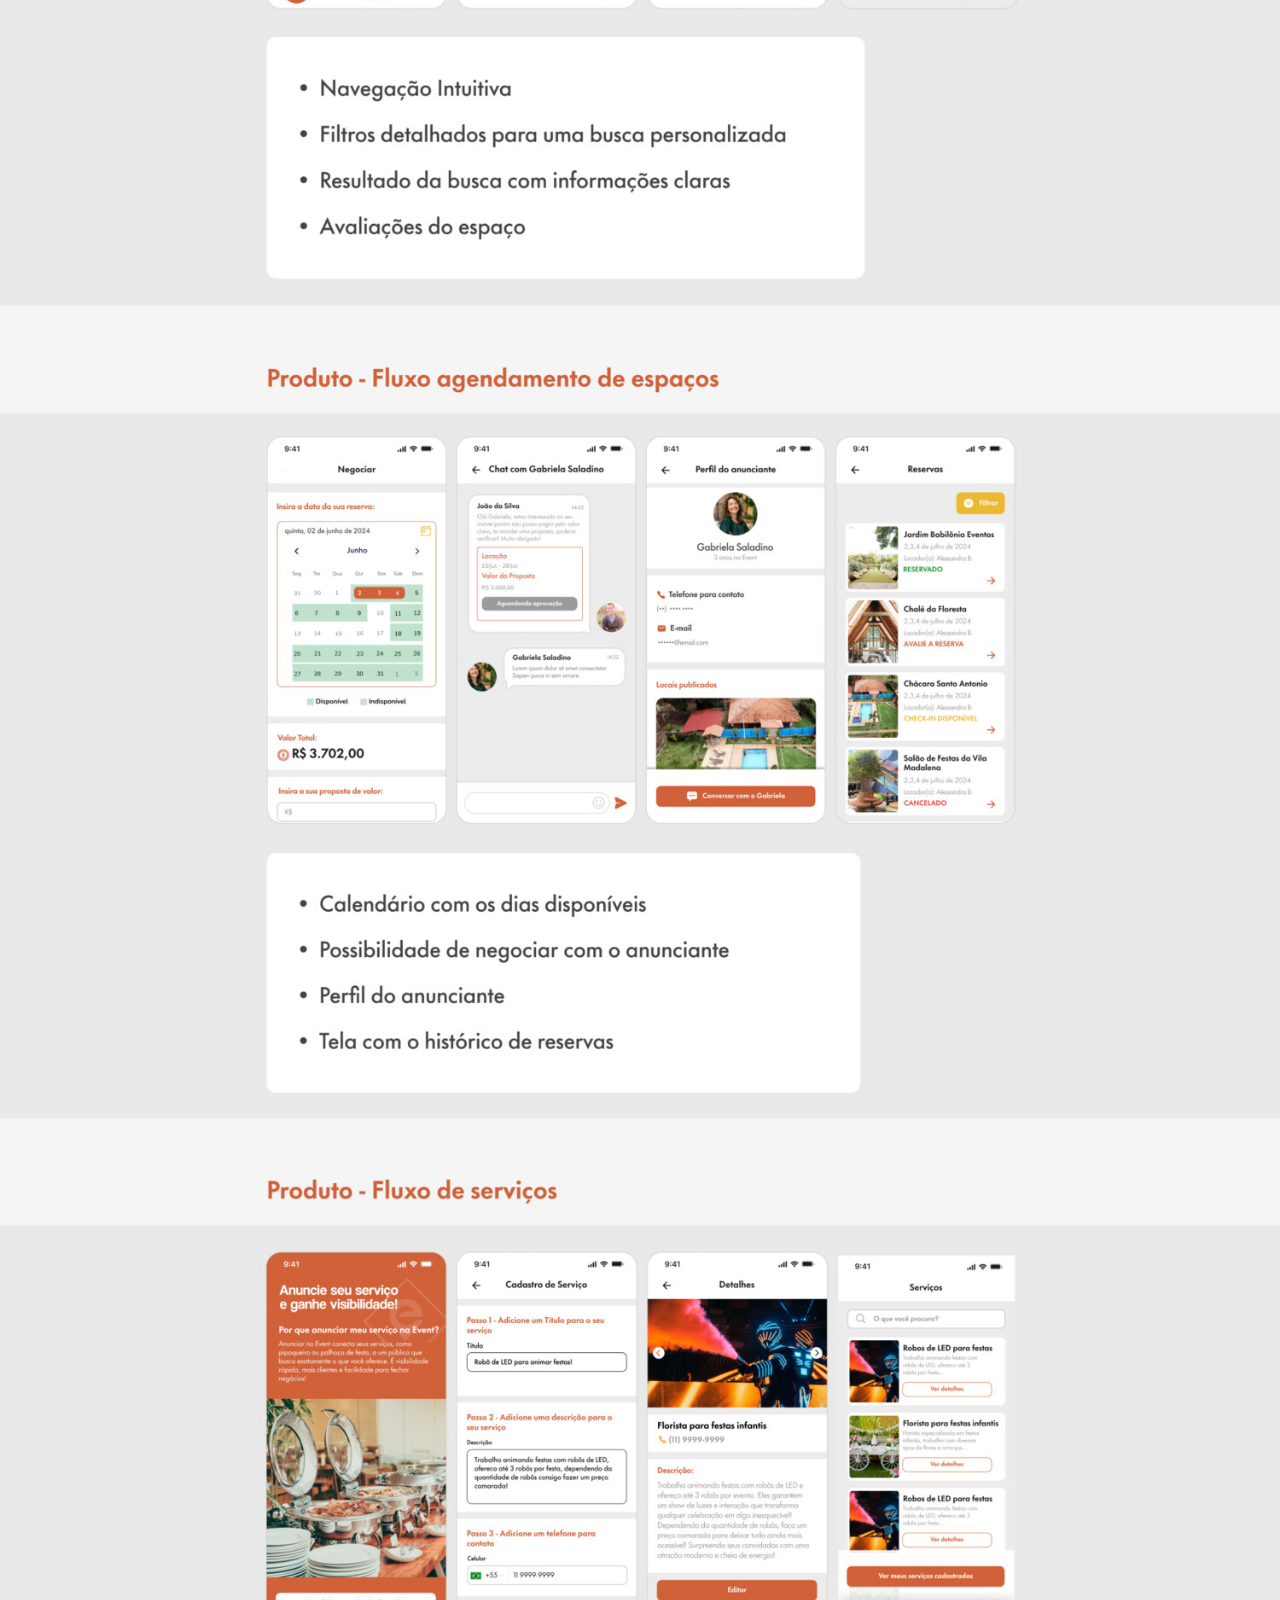
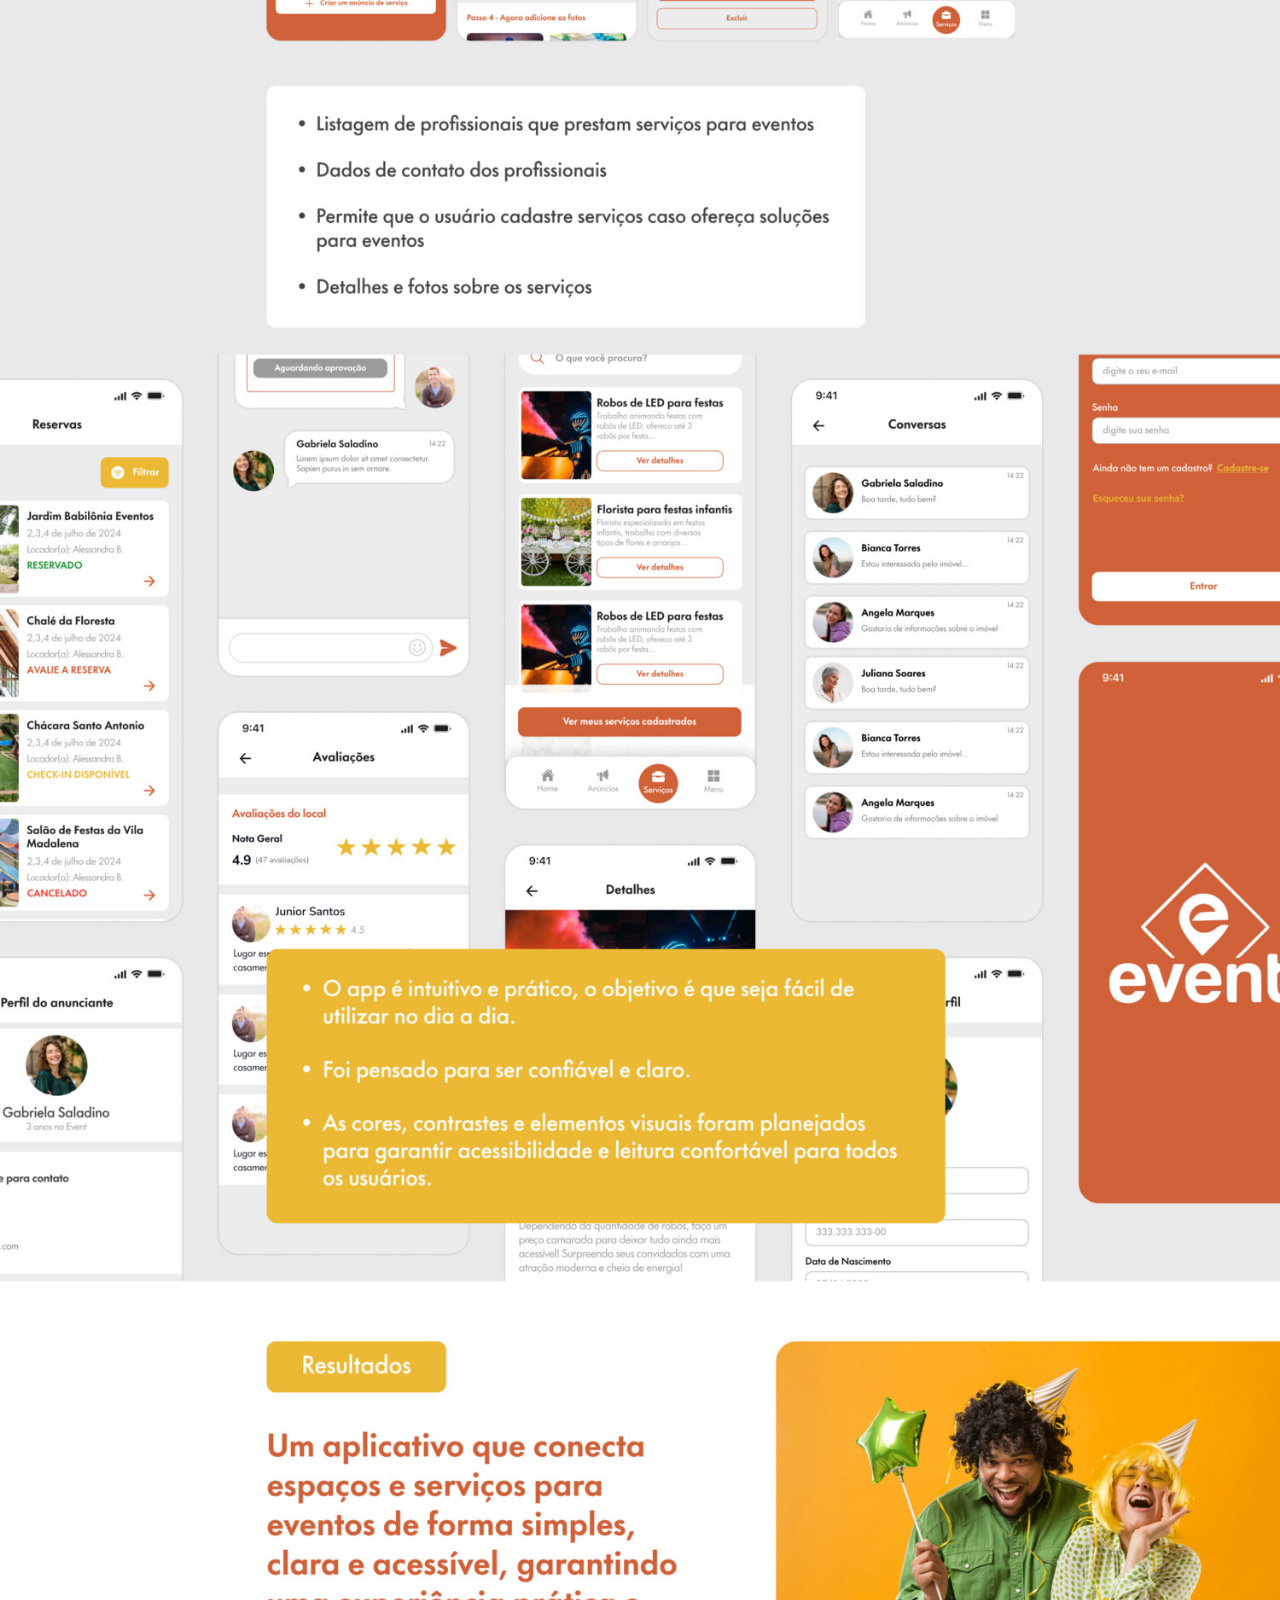
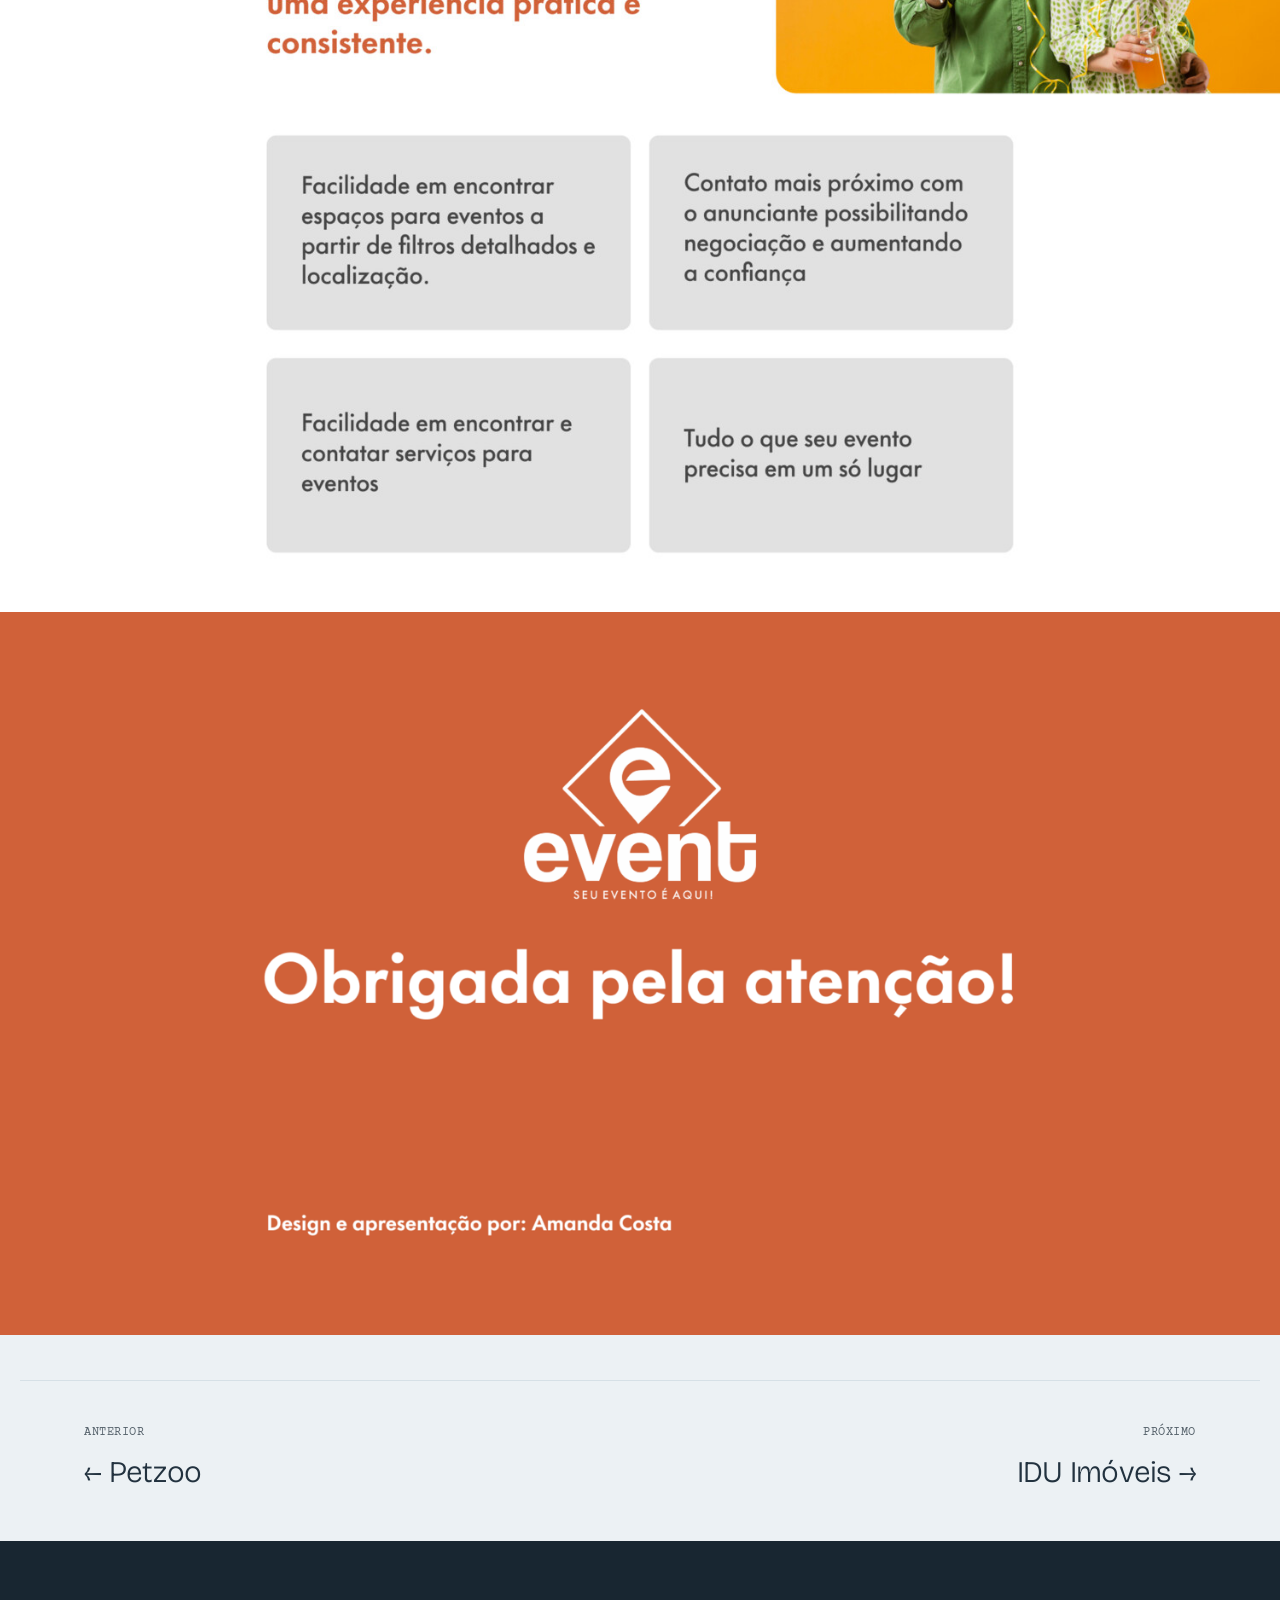
<file: projetos/event.html>
<!DOCTYPE html>
<html lang="pt-BR">

<head>
  <meta charset="utf-8">
  <meta name="viewport" content="width=device-width, initial-scale=1">
  <title>Event | Amanda Costa</title>
  <meta name="description" content="Estudo de caso do projeto Event, por Amanda Costa.">
  <meta property="og:type" content="website">
  <meta property="og:title" content="Event | Amanda Costa">
  <meta property="og:description" content="Estudo de caso do projeto Event, por Amanda Costa.">
  <meta property="og:image" content="https://amandacosta.net/img/projetos/event/1.png">
  <meta name="theme-color" content="#22323f">
  <!-- O .ico vem primeiro de propósito: o Safari pega o primeiro rel="icon"
       da lista e não desenha SVG aí. Com o SVG na frente ele fica sem ícone e
       cai no quadrado com a letra do site. -->
  <link rel="icon" href="../favicon.ico" sizes="16x16 32x32 48x48 64x64">
  <link rel="icon" type="image/svg+xml" href="../img/favicon.svg">
  <link rel="icon" type="image/png" sizes="128x128" href="../img/favicon-128.png">
  <link rel="icon" type="image/png" sizes="512x512" href="../img/favicon-512.png">
  <link rel="apple-touch-icon" href="../img/favicon-512.png">
  <link rel="preconnect" href="https://fonts.googleapis.com">
  <link rel="preconnect" href="https://fonts.gstatic.com" crossorigin>
  <link href="https://fonts.googleapis.com/css2?family=Bricolage+Grotesque:opsz,wght@12..96,300..800&family=Courier+Prime:wght@400;700&family=EB+Garamond:ital,wght@1,400;1,500&family=Work+Sans:wght@300;400;500&display=swap" rel="stylesheet">
  <link rel="stylesheet" href="../styleguide.css?v=202609111543">
  <link rel="stylesheet" href="../style.css?v=202609111543">
  <script>document.documentElement.classList.add('js');</script>
</head>

<body>

  <a class="skip-link" href="#conteudo">Pular para o conteúdo</a>

  <div class="progresso" id="progresso" aria-hidden="true"></div>

  <header class="site-header">
    <div class="shell site-header__inner">
      <a class="site-header__logo" href="../index.html">
        <img src="../img/logo-claro.png" alt="Amanda Costa" width="1040" height="240">
      </a>
      <button class="menu-toggle" id="menuToggle" aria-expanded="false" aria-controls="menuPanel">Menu</button>
    </div>
    <div class="menu-panel" id="menuPanel">
      <div class="shell menu-panel__inner">
        <nav class="menu-panel__nav" aria-label="Principal">
          <a href="../index.html"><svg class="marca" viewBox="0 0 316 416" aria-hidden="true" focusable="false"><path d="M158 0 244 142 72 142Z M158 84 280 250 36 250Z M158 176 316 359 0 359Z M140 359 176 359 176 416 140 416Z"/></svg><span>Sobre</span></a>
          <a href="../projetos/index.html" aria-current="page"><svg class="marca" viewBox="0 0 316 416" aria-hidden="true" focusable="false"><path d="M158 0 244 142 72 142Z M158 84 280 250 36 250Z M158 176 316 359 0 359Z M140 359 176 359 176 416 140 416Z"/></svg><span>Projetos</span></a>
        </nav>
        <div class="menu-panel__pe">
          <span class="menu-panel__rotulo">Onde me achar</span>
          <div class="social">
          <a href="https://www.linkedin.com/in/amanda-costa-142053214/" target="_blank" rel="noopener" aria-label="LinkedIn"><svg xmlns="http://www.w3.org/2000/svg" viewBox="0 0 24 24" fill="currentColor" aria-hidden="true"><path d="M19 0h-14c-2.761 0-5 2.239-5 5v14c0 2.761 2.239 5 5 5h14c2.762 0 5-2.239 5-5v-14c0-2.761-2.238-5-5-5zm-11 19h-3v-11h3v11zm-1.5-12.268c-.966 0-1.75-.79-1.75-1.764s.784-1.764 1.75-1.764 1.75.79 1.75 1.764-.783 1.764-1.75 1.764zm13.5 12.268h-3v-5.604c0-3.368-4-3.113-4 0v5.604h-3v-11h3v1.765c1.396-2.586 7-2.777 7 2.476v6.759z"/></svg></a>
          <a href="https://github.com/amanda-costa" target="_blank" rel="noopener" aria-label="GitHub"><svg xmlns="http://www.w3.org/2000/svg" viewBox="0 0 24 24" fill="currentColor" aria-hidden="true"><path d="M12 0c-6.626 0-12 5.373-12 12 0 5.302 3.438 9.8 8.207 11.387.599.111.793-.261.793-.577v-2.234c-3.338.726-4.033-1.416-4.033-1.416-.546-1.387-1.333-1.756-1.333-1.756-1.089-.745.083-.729.083-.729 1.205.084 1.839 1.237 1.839 1.237 1.07 1.834 2.807 1.304 3.492.997.107-.775.418-1.305.762-1.604-2.665-.305-5.467-1.334-5.467-5.931 0-1.311.469-2.381 1.236-3.221-.124-.303-.535-1.524.117-3.176 0 0 1.008-.322 3.301 1.23.957-.266 1.983-.399 3.003-.404 1.02.005 2.047.138 3.006.404 2.291-1.552 3.297-1.23 3.297-1.23.653 1.653.242 2.874.118 3.176.77.84 1.235 1.911 1.235 3.221 0 4.609-2.807 5.624-5.479 5.921.43.372.823 1.102.823 2.222v3.293c0 .319.192.694.801.576 4.765-1.589 8.199-6.086 8.199-11.386 0-6.627-5.373-12-12-12z"/></svg></a>
          <a href="https://www.behance.net/amandacosta72" target="_blank" rel="noopener" aria-label="Behance"><svg xmlns="http://www.w3.org/2000/svg" viewBox="0 0 24 24" fill="currentColor" aria-hidden="true"><path d="M22 7h-7v-2h7v2zm1.726 10c-.442 1.297-2.029 3-5.101 3-3.074 0-5.564-1.729-5.564-5.675 0-3.91 2.325-5.92 5.466-5.92 3.082 0 4.964 1.782 5.375 4.426.078.506.109 1.188.095 2.14h-8.027c.13 3.211 3.483 3.312 4.588 2.029h3.168zm-7.686-4h5.025c-.154-1.545-1.085-2.348-2.537-2.348-1.49 0-2.285.852-2.488 2.348zm-9.574 6.988h-6.466v-14.967h6.953c5.476.081 5.58 5.444 2.72 6.906 3.461 1.26 3.577 8.061-3.207 8.061zm-3.466-8.988h3.584c2.508 0 2.906-3-.312-3h-3.272v3zm3.391 3h-3.391v3.016h3.341c3.055 0 2.868-3.016.05-3.016z"/></svg></a>
          </div>
        </div>
      </div>
    </div>
  </header>

  <nav class="dock" aria-label="Principal">
    <a class="dock__inicio" href="../index.html" aria-label="Amanda Costa — início"><svg class="dock__pinheiro" viewBox="0 0 316 416" aria-hidden="true" focusable="false"><path d="M158 0 244 142 72 142Z M158 84 280 250 36 250Z M158 176 316 359 0 359Z M140 359 176 359 176 416 140 416Z"/></svg></a>
    <span class="dock__fio" aria-hidden="true"></span>
    <a class="dock__item" href="../index.html" aria-label="Sobre"><svg class="dock__icone" viewBox="0 0 24 24" fill="none" stroke="currentColor" stroke-width="1.25" aria-hidden="true" focusable="false"><rect x="5.5" y="3.5" width="13" height="17" vector-effect="non-scaling-stroke"/><circle cx="12" cy="10" r="2.75" vector-effect="non-scaling-stroke"/><path d="M8 17.5c.8-2.4 2.2-3.5 4-3.5s3.2 1.1 4 3.5" vector-effect="non-scaling-stroke"/></svg><span class="dock__rotulo" aria-hidden="true">Sobre</span></a>
    <a class="dock__item" href="../projetos/index.html" aria-label="Projetos" aria-current="page"><svg class="dock__icone" viewBox="0 0 24 24" fill="currentColor" aria-hidden="true" focusable="false"><path d="M7 3H21V17H18.5V5.5H7Z"/><path d="M3 7H17V21H3Z"/></svg><span class="dock__rotulo" aria-hidden="true">Projetos</span></a>
    <span class="dock__fio" aria-hidden="true"></span>
    <a class="dock__item" href="https://www.linkedin.com/in/amanda-costa-142053214/" target="_blank" rel="noopener" aria-label="LinkedIn"><svg class="dock__icone dock__icone--rede" viewBox="0 0 24 24" fill="currentColor" aria-hidden="true" focusable="false"><path d="M19 0h-14c-2.761 0-5 2.239-5 5v14c0 2.761 2.239 5 5 5h14c2.762 0 5-2.239 5-5v-14c0-2.761-2.238-5-5-5zm-11 19h-3v-11h3v11zm-1.5-12.268c-.966 0-1.75-.79-1.75-1.764s.784-1.764 1.75-1.764 1.75.79 1.75 1.764-.783 1.764-1.75 1.764zm13.5 12.268h-3v-5.604c0-3.368-4-3.113-4 0v5.604h-3v-11h3v1.765c1.396-2.586 7-2.777 7 2.476v6.759z"/></svg><span class="dock__rotulo" aria-hidden="true">LinkedIn</span></a>
    <a class="dock__item" href="https://github.com/amanda-costa" target="_blank" rel="noopener" aria-label="GitHub"><svg class="dock__icone dock__icone--rede" viewBox="0 0 24 24" fill="currentColor" aria-hidden="true" focusable="false"><path d="M12 0c-6.626 0-12 5.373-12 12 0 5.302 3.438 9.8 8.207 11.387.599.111.793-.261.793-.577v-2.234c-3.338.726-4.033-1.416-4.033-1.416-.546-1.387-1.333-1.756-1.333-1.756-1.089-.745.083-.729.083-.729 1.205.084 1.839 1.237 1.839 1.237 1.07 1.834 2.807 1.304 3.492.997.107-.775.418-1.305.762-1.604-2.665-.305-5.467-1.334-5.467-5.931 0-1.311.469-2.381 1.236-3.221-.124-.303-.535-1.524.117-3.176 0 0 1.008-.322 3.301 1.23.957-.266 1.983-.399 3.003-.404 1.02.005 2.047.138 3.006.404 2.291-1.552 3.297-1.23 3.297-1.23.653 1.653.242 2.874.118 3.176.77.84 1.235 1.911 1.235 3.221 0 4.609-2.807 5.624-5.479 5.921.43.372.823 1.102.823 2.222v3.293c0 .319.192.694.801.576 4.765-1.589 8.199-6.086 8.199-11.386 0-6.627-5.373-12-12-12z"/></svg><span class="dock__rotulo" aria-hidden="true">GitHub</span></a>
    <a class="dock__item" href="https://www.behance.net/amandacosta72" target="_blank" rel="noopener" aria-label="Behance"><svg class="dock__icone dock__icone--rede" viewBox="0 0 24 24" fill="currentColor" aria-hidden="true" focusable="false"><path d="M22 7h-7v-2h7v2zm1.726 10c-.442 1.297-2.029 3-5.101 3-3.074 0-5.564-1.729-5.564-5.675 0-3.91 2.325-5.92 5.466-5.92 3.082 0 4.964 1.782 5.375 4.426.078.506.109 1.188.095 2.14h-8.027c.13 3.211 3.483 3.312 4.588 2.029h3.168zm-7.686-4h5.025c-.154-1.545-1.085-2.348-2.537-2.348-1.49 0-2.285.852-2.488 2.348zm-9.574 6.988h-6.466v-14.967h6.953c5.476.081 5.58 5.444 2.72 6.906 3.461 1.26 3.577 8.061-3.207 8.061zm-3.466-8.988h3.584c2.508 0 2.906-3-.312-3h-3.272v3zm3.391 3h-3.391v3.016h3.341c3.055 0 2.868-3.016.05-3.016z"/></svg><span class="dock__rotulo" aria-hidden="true">Behance</span></a>
  </nav>

  <main id="conteudo">

    <section class="caso-head shell">
      <h1>Event</h1>
      <p class="hero__lead">Aplicativo para facilitar a busca de imóveis para locação para eventos.</p>
      <dl class="ficha-tecnica">
        <div><dt>Papel</dt><dd>Product Designer</dd></div>
        <div><dt>Escopo</dt><dd>UX Research · UI</dd></div>
        <div><dt>Entrega</dt><dd>Estudo de caso</dd></div>
        <div><dt>Ano</dt><dd>2025</dd></div>
      </dl>
    </section>

    <div class="pranchas-caso">
      <img src="../img/projetos/event/1.png" alt="Event — Capa do projeto" loading="eager">
      <img src="../img/projetos/event/apresentacao.jpg" alt="Event — Apresentação completa" loading="eager">
      <img src="../img/projetos/event/18.png" alt="Event — Conclusão" loading="lazy">
    </div>

    <nav class="paginacao shell" aria-label="Navegação entre projetos">
      <div>
        <span class="label">Anterior</span>
        <a href="petzoo.html">&larr; Petzoo</a>
      </div>
      <div>
        <span class="label">Próximo</span>
        <a href="iduimoveis.html">IDU Imóveis &rarr;</a>
      </div>
    </nav>

  </main>

  <footer class="site-footer" id="contato">
    <div class="shell">
      <div class="site-footer__topo">
        <div>
          <img class="site-footer__marca" src="../img/logo-claro.png"
               alt="Amanda Costa" width="1040" height="240" loading="lazy">
        </div>
        <div class="social">
        <a href="https://www.linkedin.com/in/amanda-costa-142053214/" target="_blank" rel="noopener" aria-label="LinkedIn"><svg xmlns="http://www.w3.org/2000/svg" viewBox="0 0 24 24" fill="currentColor" aria-hidden="true"><path d="M19 0h-14c-2.761 0-5 2.239-5 5v14c0 2.761 2.239 5 5 5h14c2.762 0 5-2.239 5-5v-14c0-2.761-2.238-5-5-5zm-11 19h-3v-11h3v11zm-1.5-12.268c-.966 0-1.75-.79-1.75-1.764s.784-1.764 1.75-1.764 1.75.79 1.75 1.764-.783 1.764-1.75 1.764zm13.5 12.268h-3v-5.604c0-3.368-4-3.113-4 0v5.604h-3v-11h3v1.765c1.396-2.586 7-2.777 7 2.476v6.759z"/></svg></a>
        <a href="https://github.com/amanda-costa" target="_blank" rel="noopener" aria-label="GitHub"><svg xmlns="http://www.w3.org/2000/svg" viewBox="0 0 24 24" fill="currentColor" aria-hidden="true"><path d="M12 0c-6.626 0-12 5.373-12 12 0 5.302 3.438 9.8 8.207 11.387.599.111.793-.261.793-.577v-2.234c-3.338.726-4.033-1.416-4.033-1.416-.546-1.387-1.333-1.756-1.333-1.756-1.089-.745.083-.729.083-.729 1.205.084 1.839 1.237 1.839 1.237 1.07 1.834 2.807 1.304 3.492.997.107-.775.418-1.305.762-1.604-2.665-.305-5.467-1.334-5.467-5.931 0-1.311.469-2.381 1.236-3.221-.124-.303-.535-1.524.117-3.176 0 0 1.008-.322 3.301 1.23.957-.266 1.983-.399 3.003-.404 1.02.005 2.047.138 3.006.404 2.291-1.552 3.297-1.23 3.297-1.23.653 1.653.242 2.874.118 3.176.77.84 1.235 1.911 1.235 3.221 0 4.609-2.807 5.624-5.479 5.921.43.372.823 1.102.823 2.222v3.293c0 .319.192.694.801.576 4.765-1.589 8.199-6.086 8.199-11.386 0-6.627-5.373-12-12-12z"/></svg></a>
        <a href="https://www.behance.net/amandacosta72" target="_blank" rel="noopener" aria-label="Behance"><svg xmlns="http://www.w3.org/2000/svg" viewBox="0 0 24 24" fill="currentColor" aria-hidden="true"><path d="M22 7h-7v-2h7v2zm1.726 10c-.442 1.297-2.029 3-5.101 3-3.074 0-5.564-1.729-5.564-5.675 0-3.91 2.325-5.92 5.466-5.92 3.082 0 4.964 1.782 5.375 4.426.078.506.109 1.188.095 2.14h-8.027c.13 3.211 3.483 3.312 4.588 2.029h3.168zm-7.686-4h5.025c-.154-1.545-1.085-2.348-2.537-2.348-1.49 0-2.285.852-2.488 2.348zm-9.574 6.988h-6.466v-14.967h6.953c5.476.081 5.58 5.444 2.72 6.906 3.461 1.26 3.577 8.061-3.207 8.061zm-3.466-8.988h3.584c2.508 0 2.906-3-.312-3h-3.272v3zm3.391 3h-3.391v3.016h3.341c3.055 0 2.868-3.016.05-3.016z"/></svg></a>
        </div>
      </div>
      <div class="colofao">
        <span>© 2026 Amanda Costa</span>
        <a href="https://www.linkedin.com/in/amanda-costa-142053214/" target="_blank" rel="noopener">linkedin.com/in/amanda-costa</a>
      </div>
    </div>
  </footer>

  <script src="../js/site.js?v=202609111543" defer></script>
</body>

</html>
</file>
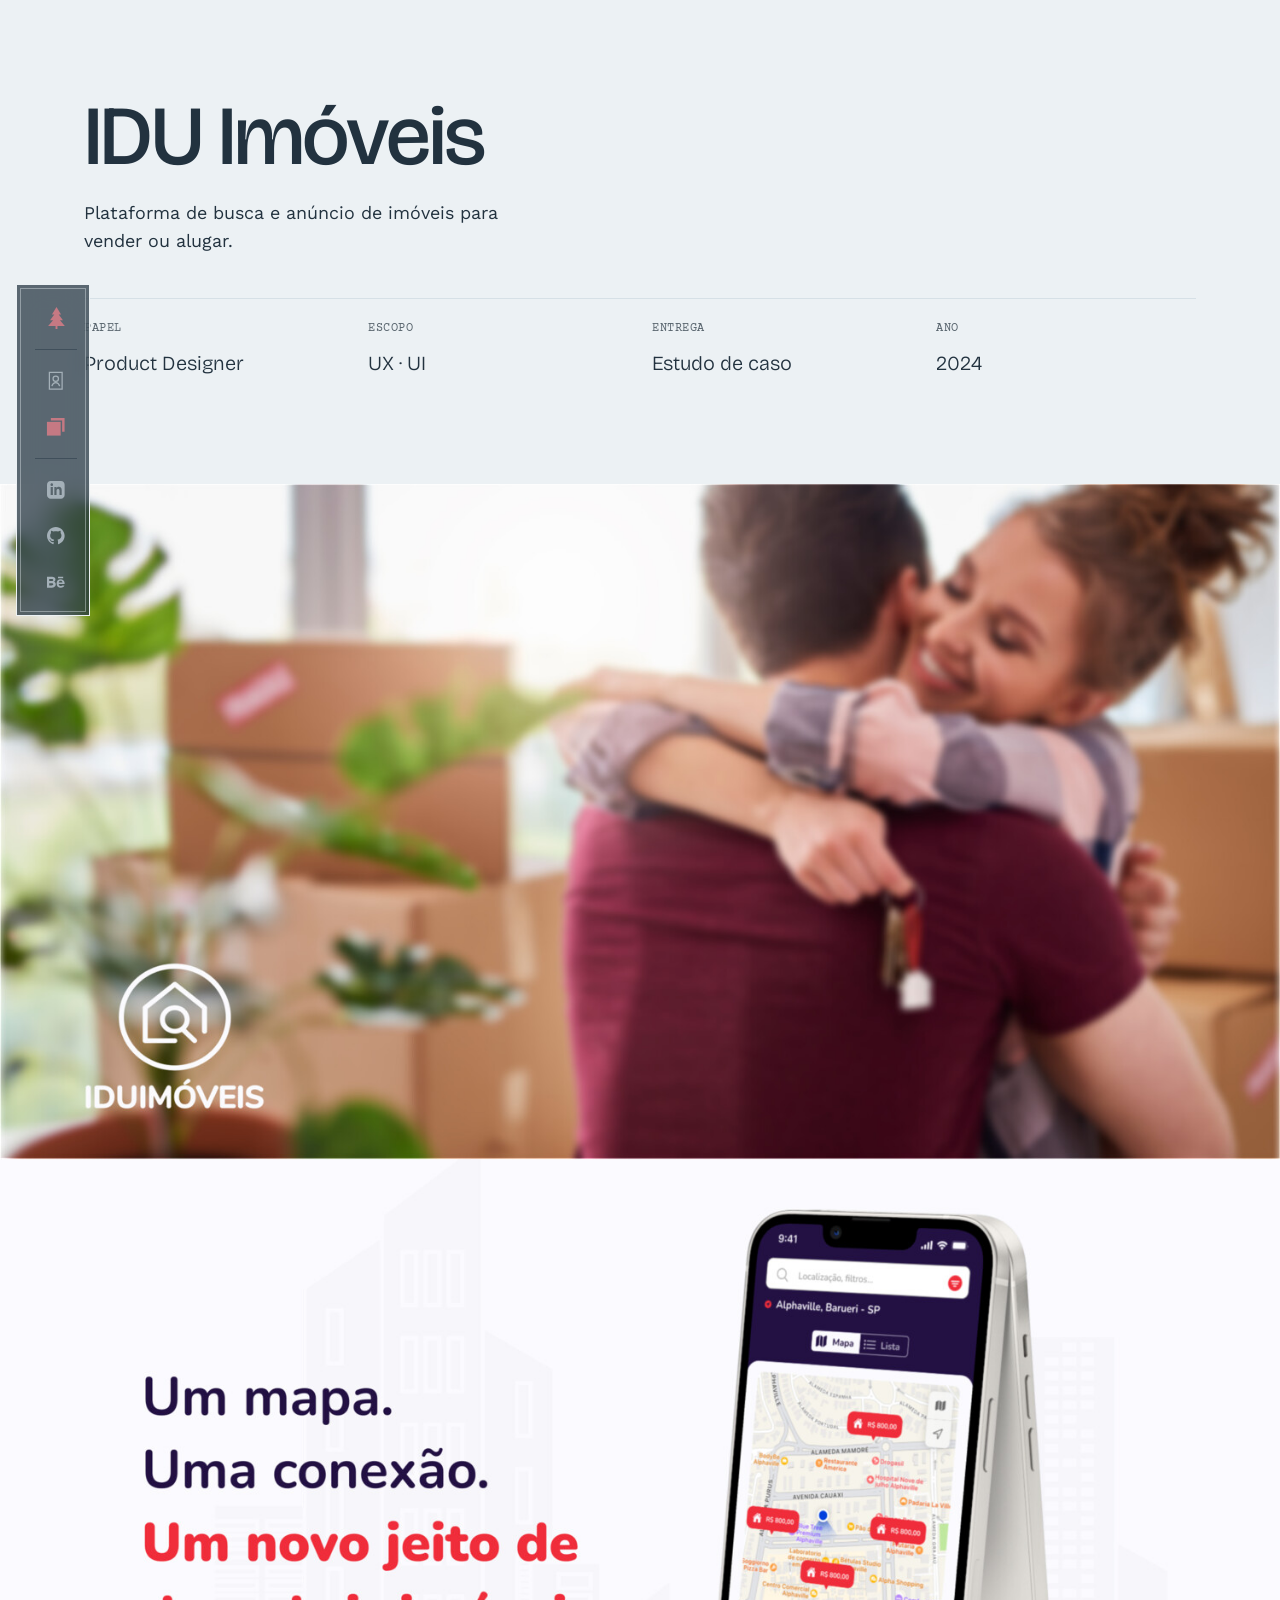
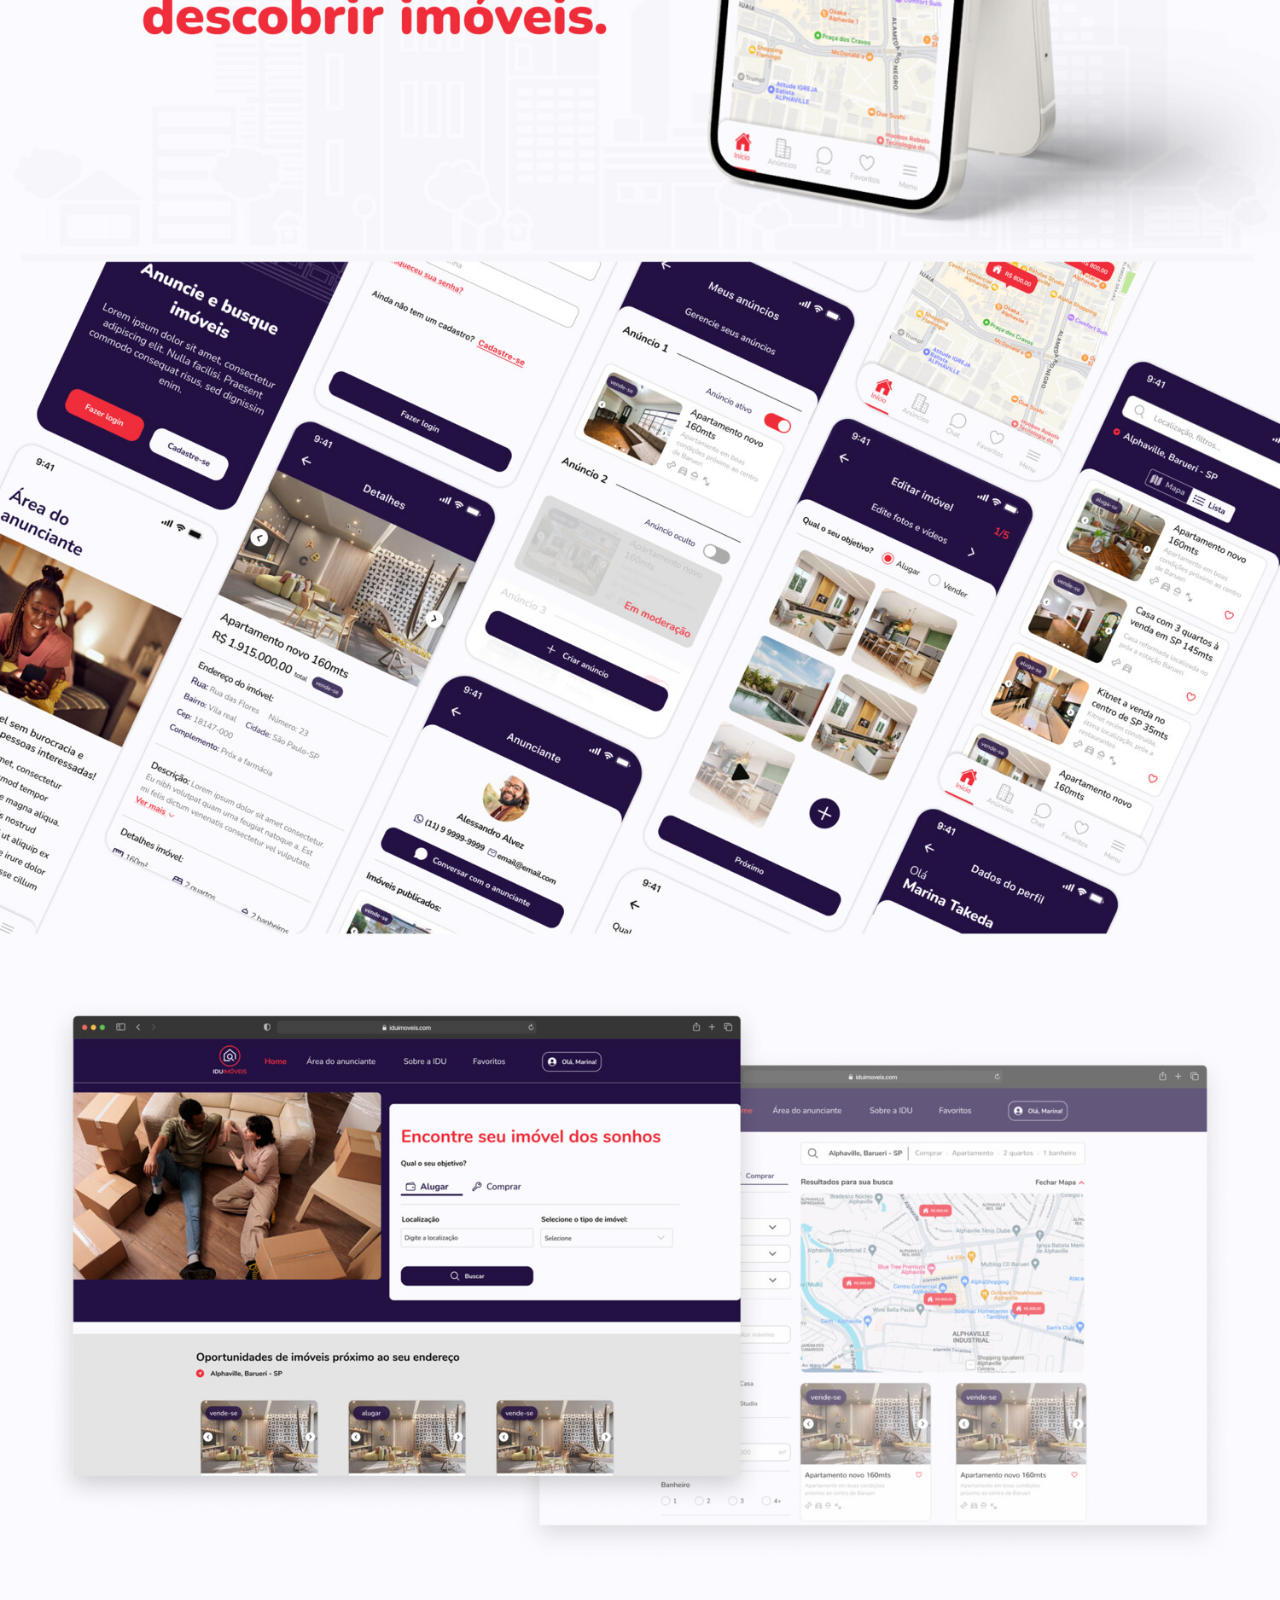
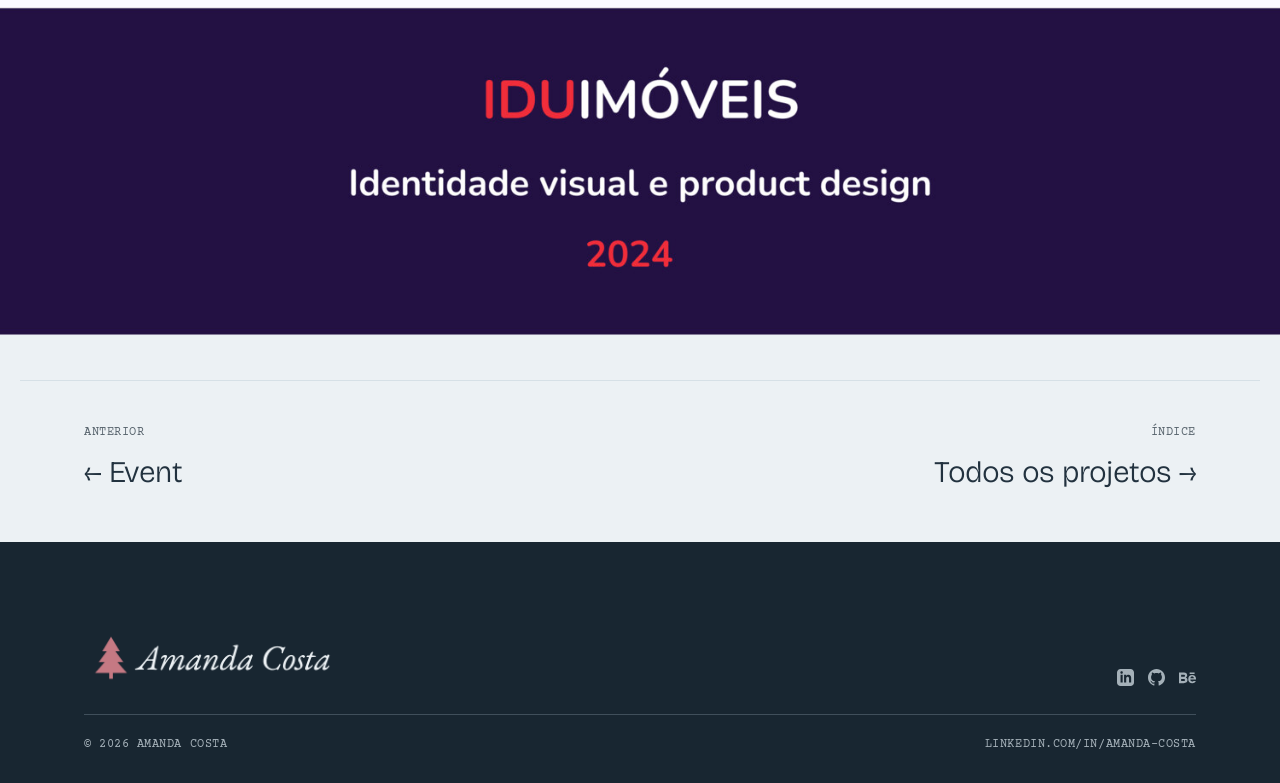
<file: projetos/iduimoveis.html>
<!DOCTYPE html>
<html lang="pt-BR">

<head>
  <meta charset="utf-8">
  <meta name="viewport" content="width=device-width, initial-scale=1">
  <title>IDU Imóveis | Amanda Costa</title>
  <meta name="description" content="Estudo de caso do projeto IDU Imóveis, por Amanda Costa.">
  <meta property="og:type" content="website">
  <meta property="og:title" content="IDU Imóveis | Amanda Costa">
  <meta property="og:description" content="Estudo de caso do projeto IDU Imóveis, por Amanda Costa.">
  <meta property="og:image" content="https://amandacosta.net/img/projetos/iduimoveis/case-study.jpg">
  <meta name="theme-color" content="#22323f">
  <!-- O .ico vem primeiro de propósito: o Safari pega o primeiro rel="icon"
       da lista e não desenha SVG aí. Com o SVG na frente ele fica sem ícone e
       cai no quadrado com a letra do site. -->
  <link rel="icon" href="../favicon.ico" sizes="16x16 32x32 48x48 64x64">
  <link rel="icon" type="image/svg+xml" href="../img/favicon.svg">
  <link rel="icon" type="image/png" sizes="128x128" href="../img/favicon-128.png">
  <link rel="icon" type="image/png" sizes="512x512" href="../img/favicon-512.png">
  <link rel="apple-touch-icon" href="../img/favicon-512.png">
  <link rel="preconnect" href="https://fonts.googleapis.com">
  <link rel="preconnect" href="https://fonts.gstatic.com" crossorigin>
  <link href="https://fonts.googleapis.com/css2?family=Bricolage+Grotesque:opsz,wght@12..96,300..800&family=Courier+Prime:wght@400;700&family=EB+Garamond:ital,wght@1,400;1,500&family=Work+Sans:wght@300;400;500&display=swap" rel="stylesheet">
  <link rel="stylesheet" href="../styleguide.css?v=202609111543">
  <link rel="stylesheet" href="../style.css?v=202609111543">
  <script>document.documentElement.classList.add('js');</script>
</head>

<body>

  <a class="skip-link" href="#conteudo">Pular para o conteúdo</a>

  <div class="progresso" id="progresso" aria-hidden="true"></div>

  <header class="site-header">
    <div class="shell site-header__inner">
      <a class="site-header__logo" href="../index.html">
        <img src="../img/logo-claro.png" alt="Amanda Costa" width="1040" height="240">
      </a>
      <button class="menu-toggle" id="menuToggle" aria-expanded="false" aria-controls="menuPanel">Menu</button>
    </div>
    <div class="menu-panel" id="menuPanel">
      <div class="shell menu-panel__inner">
        <nav class="menu-panel__nav" aria-label="Principal">
          <a href="../index.html"><svg class="marca" viewBox="0 0 316 416" aria-hidden="true" focusable="false"><path d="M158 0 244 142 72 142Z M158 84 280 250 36 250Z M158 176 316 359 0 359Z M140 359 176 359 176 416 140 416Z"/></svg><span>Sobre</span></a>
          <a href="../projetos/index.html" aria-current="page"><svg class="marca" viewBox="0 0 316 416" aria-hidden="true" focusable="false"><path d="M158 0 244 142 72 142Z M158 84 280 250 36 250Z M158 176 316 359 0 359Z M140 359 176 359 176 416 140 416Z"/></svg><span>Projetos</span></a>
        </nav>
        <div class="menu-panel__pe">
          <span class="menu-panel__rotulo">Onde me achar</span>
          <div class="social">
          <a href="https://www.linkedin.com/in/amanda-costa-142053214/" target="_blank" rel="noopener" aria-label="LinkedIn"><svg xmlns="http://www.w3.org/2000/svg" viewBox="0 0 24 24" fill="currentColor" aria-hidden="true"><path d="M19 0h-14c-2.761 0-5 2.239-5 5v14c0 2.761 2.239 5 5 5h14c2.762 0 5-2.239 5-5v-14c0-2.761-2.238-5-5-5zm-11 19h-3v-11h3v11zm-1.5-12.268c-.966 0-1.75-.79-1.75-1.764s.784-1.764 1.75-1.764 1.75.79 1.75 1.764-.783 1.764-1.75 1.764zm13.5 12.268h-3v-5.604c0-3.368-4-3.113-4 0v5.604h-3v-11h3v1.765c1.396-2.586 7-2.777 7 2.476v6.759z"/></svg></a>
          <a href="https://github.com/amanda-costa" target="_blank" rel="noopener" aria-label="GitHub"><svg xmlns="http://www.w3.org/2000/svg" viewBox="0 0 24 24" fill="currentColor" aria-hidden="true"><path d="M12 0c-6.626 0-12 5.373-12 12 0 5.302 3.438 9.8 8.207 11.387.599.111.793-.261.793-.577v-2.234c-3.338.726-4.033-1.416-4.033-1.416-.546-1.387-1.333-1.756-1.333-1.756-1.089-.745.083-.729.083-.729 1.205.084 1.839 1.237 1.839 1.237 1.07 1.834 2.807 1.304 3.492.997.107-.775.418-1.305.762-1.604-2.665-.305-5.467-1.334-5.467-5.931 0-1.311.469-2.381 1.236-3.221-.124-.303-.535-1.524.117-3.176 0 0 1.008-.322 3.301 1.23.957-.266 1.983-.399 3.003-.404 1.02.005 2.047.138 3.006.404 2.291-1.552 3.297-1.23 3.297-1.23.653 1.653.242 2.874.118 3.176.77.84 1.235 1.911 1.235 3.221 0 4.609-2.807 5.624-5.479 5.921.43.372.823 1.102.823 2.222v3.293c0 .319.192.694.801.576 4.765-1.589 8.199-6.086 8.199-11.386 0-6.627-5.373-12-12-12z"/></svg></a>
          <a href="https://www.behance.net/amandacosta72" target="_blank" rel="noopener" aria-label="Behance"><svg xmlns="http://www.w3.org/2000/svg" viewBox="0 0 24 24" fill="currentColor" aria-hidden="true"><path d="M22 7h-7v-2h7v2zm1.726 10c-.442 1.297-2.029 3-5.101 3-3.074 0-5.564-1.729-5.564-5.675 0-3.91 2.325-5.92 5.466-5.92 3.082 0 4.964 1.782 5.375 4.426.078.506.109 1.188.095 2.14h-8.027c.13 3.211 3.483 3.312 4.588 2.029h3.168zm-7.686-4h5.025c-.154-1.545-1.085-2.348-2.537-2.348-1.49 0-2.285.852-2.488 2.348zm-9.574 6.988h-6.466v-14.967h6.953c5.476.081 5.58 5.444 2.72 6.906 3.461 1.26 3.577 8.061-3.207 8.061zm-3.466-8.988h3.584c2.508 0 2.906-3-.312-3h-3.272v3zm3.391 3h-3.391v3.016h3.341c3.055 0 2.868-3.016.05-3.016z"/></svg></a>
          </div>
        </div>
      </div>
    </div>
  </header>

  <nav class="dock" aria-label="Principal">
    <a class="dock__inicio" href="../index.html" aria-label="Amanda Costa — início"><svg class="dock__pinheiro" viewBox="0 0 316 416" aria-hidden="true" focusable="false"><path d="M158 0 244 142 72 142Z M158 84 280 250 36 250Z M158 176 316 359 0 359Z M140 359 176 359 176 416 140 416Z"/></svg></a>
    <span class="dock__fio" aria-hidden="true"></span>
    <a class="dock__item" href="../index.html" aria-label="Sobre"><svg class="dock__icone" viewBox="0 0 24 24" fill="none" stroke="currentColor" stroke-width="1.25" aria-hidden="true" focusable="false"><rect x="5.5" y="3.5" width="13" height="17" vector-effect="non-scaling-stroke"/><circle cx="12" cy="10" r="2.75" vector-effect="non-scaling-stroke"/><path d="M8 17.5c.8-2.4 2.2-3.5 4-3.5s3.2 1.1 4 3.5" vector-effect="non-scaling-stroke"/></svg><span class="dock__rotulo" aria-hidden="true">Sobre</span></a>
    <a class="dock__item" href="../projetos/index.html" aria-label="Projetos" aria-current="page"><svg class="dock__icone" viewBox="0 0 24 24" fill="currentColor" aria-hidden="true" focusable="false"><path d="M7 3H21V17H18.5V5.5H7Z"/><path d="M3 7H17V21H3Z"/></svg><span class="dock__rotulo" aria-hidden="true">Projetos</span></a>
    <span class="dock__fio" aria-hidden="true"></span>
    <a class="dock__item" href="https://www.linkedin.com/in/amanda-costa-142053214/" target="_blank" rel="noopener" aria-label="LinkedIn"><svg class="dock__icone dock__icone--rede" viewBox="0 0 24 24" fill="currentColor" aria-hidden="true" focusable="false"><path d="M19 0h-14c-2.761 0-5 2.239-5 5v14c0 2.761 2.239 5 5 5h14c2.762 0 5-2.239 5-5v-14c0-2.761-2.238-5-5-5zm-11 19h-3v-11h3v11zm-1.5-12.268c-.966 0-1.75-.79-1.75-1.764s.784-1.764 1.75-1.764 1.75.79 1.75 1.764-.783 1.764-1.75 1.764zm13.5 12.268h-3v-5.604c0-3.368-4-3.113-4 0v5.604h-3v-11h3v1.765c1.396-2.586 7-2.777 7 2.476v6.759z"/></svg><span class="dock__rotulo" aria-hidden="true">LinkedIn</span></a>
    <a class="dock__item" href="https://github.com/amanda-costa" target="_blank" rel="noopener" aria-label="GitHub"><svg class="dock__icone dock__icone--rede" viewBox="0 0 24 24" fill="currentColor" aria-hidden="true" focusable="false"><path d="M12 0c-6.626 0-12 5.373-12 12 0 5.302 3.438 9.8 8.207 11.387.599.111.793-.261.793-.577v-2.234c-3.338.726-4.033-1.416-4.033-1.416-.546-1.387-1.333-1.756-1.333-1.756-1.089-.745.083-.729.083-.729 1.205.084 1.839 1.237 1.839 1.237 1.07 1.834 2.807 1.304 3.492.997.107-.775.418-1.305.762-1.604-2.665-.305-5.467-1.334-5.467-5.931 0-1.311.469-2.381 1.236-3.221-.124-.303-.535-1.524.117-3.176 0 0 1.008-.322 3.301 1.23.957-.266 1.983-.399 3.003-.404 1.02.005 2.047.138 3.006.404 2.291-1.552 3.297-1.23 3.297-1.23.653 1.653.242 2.874.118 3.176.77.84 1.235 1.911 1.235 3.221 0 4.609-2.807 5.624-5.479 5.921.43.372.823 1.102.823 2.222v3.293c0 .319.192.694.801.576 4.765-1.589 8.199-6.086 8.199-11.386 0-6.627-5.373-12-12-12z"/></svg><span class="dock__rotulo" aria-hidden="true">GitHub</span></a>
    <a class="dock__item" href="https://www.behance.net/amandacosta72" target="_blank" rel="noopener" aria-label="Behance"><svg class="dock__icone dock__icone--rede" viewBox="0 0 24 24" fill="currentColor" aria-hidden="true" focusable="false"><path d="M22 7h-7v-2h7v2zm1.726 10c-.442 1.297-2.029 3-5.101 3-3.074 0-5.564-1.729-5.564-5.675 0-3.91 2.325-5.92 5.466-5.92 3.082 0 4.964 1.782 5.375 4.426.078.506.109 1.188.095 2.14h-8.027c.13 3.211 3.483 3.312 4.588 2.029h3.168zm-7.686-4h5.025c-.154-1.545-1.085-2.348-2.537-2.348-1.49 0-2.285.852-2.488 2.348zm-9.574 6.988h-6.466v-14.967h6.953c5.476.081 5.58 5.444 2.72 6.906 3.461 1.26 3.577 8.061-3.207 8.061zm-3.466-8.988h3.584c2.508 0 2.906-3-.312-3h-3.272v3zm3.391 3h-3.391v3.016h3.341c3.055 0 2.868-3.016.05-3.016z"/></svg><span class="dock__rotulo" aria-hidden="true">Behance</span></a>
  </nav>

  <main id="conteudo">

    <section class="caso-head shell">
      <h1>IDU Imóveis</h1>
      <p class="hero__lead">Plataforma de busca e anúncio de imóveis para vender ou alugar.</p>
      <dl class="ficha-tecnica">
        <div><dt>Papel</dt><dd>Product Designer</dd></div>
        <div><dt>Escopo</dt><dd>UX · UI</dd></div>
        <div><dt>Entrega</dt><dd>Estudo de caso</dd></div>
        <div><dt>Ano</dt><dd>2024</dd></div>
      </dl>
    </section>

    <div class="pranchas-caso">
      <img src="../img/projetos/iduimoveis/case-study.jpg" alt="IDU Imóveis — Estudo de caso completo" loading="eager">
    </div>

    <nav class="paginacao shell" aria-label="Navegação entre projetos">
      <div>
        <span class="label">Anterior</span>
        <a href="event.html">&larr; Event</a>
      </div>
      <div>
        <span class="label">Índice</span>
        <a href="index.html">Todos os projetos &rarr;</a>
      </div>
    </nav>

  </main>

  <footer class="site-footer" id="contato">
    <div class="shell">
      <div class="site-footer__topo">
        <div>
          <img class="site-footer__marca" src="../img/logo-claro.png"
               alt="Amanda Costa" width="1040" height="240" loading="lazy">
        </div>
        <div class="social">
        <a href="https://www.linkedin.com/in/amanda-costa-142053214/" target="_blank" rel="noopener" aria-label="LinkedIn"><svg xmlns="http://www.w3.org/2000/svg" viewBox="0 0 24 24" fill="currentColor" aria-hidden="true"><path d="M19 0h-14c-2.761 0-5 2.239-5 5v14c0 2.761 2.239 5 5 5h14c2.762 0 5-2.239 5-5v-14c0-2.761-2.238-5-5-5zm-11 19h-3v-11h3v11zm-1.5-12.268c-.966 0-1.75-.79-1.75-1.764s.784-1.764 1.75-1.764 1.75.79 1.75 1.764-.783 1.764-1.75 1.764zm13.5 12.268h-3v-5.604c0-3.368-4-3.113-4 0v5.604h-3v-11h3v1.765c1.396-2.586 7-2.777 7 2.476v6.759z"/></svg></a>
        <a href="https://github.com/amanda-costa" target="_blank" rel="noopener" aria-label="GitHub"><svg xmlns="http://www.w3.org/2000/svg" viewBox="0 0 24 24" fill="currentColor" aria-hidden="true"><path d="M12 0c-6.626 0-12 5.373-12 12 0 5.302 3.438 9.8 8.207 11.387.599.111.793-.261.793-.577v-2.234c-3.338.726-4.033-1.416-4.033-1.416-.546-1.387-1.333-1.756-1.333-1.756-1.089-.745.083-.729.083-.729 1.205.084 1.839 1.237 1.839 1.237 1.07 1.834 2.807 1.304 3.492.997.107-.775.418-1.305.762-1.604-2.665-.305-5.467-1.334-5.467-5.931 0-1.311.469-2.381 1.236-3.221-.124-.303-.535-1.524.117-3.176 0 0 1.008-.322 3.301 1.23.957-.266 1.983-.399 3.003-.404 1.02.005 2.047.138 3.006.404 2.291-1.552 3.297-1.23 3.297-1.23.653 1.653.242 2.874.118 3.176.77.84 1.235 1.911 1.235 3.221 0 4.609-2.807 5.624-5.479 5.921.43.372.823 1.102.823 2.222v3.293c0 .319.192.694.801.576 4.765-1.589 8.199-6.086 8.199-11.386 0-6.627-5.373-12-12-12z"/></svg></a>
        <a href="https://www.behance.net/amandacosta72" target="_blank" rel="noopener" aria-label="Behance"><svg xmlns="http://www.w3.org/2000/svg" viewBox="0 0 24 24" fill="currentColor" aria-hidden="true"><path d="M22 7h-7v-2h7v2zm1.726 10c-.442 1.297-2.029 3-5.101 3-3.074 0-5.564-1.729-5.564-5.675 0-3.91 2.325-5.92 5.466-5.92 3.082 0 4.964 1.782 5.375 4.426.078.506.109 1.188.095 2.14h-8.027c.13 3.211 3.483 3.312 4.588 2.029h3.168zm-7.686-4h5.025c-.154-1.545-1.085-2.348-2.537-2.348-1.49 0-2.285.852-2.488 2.348zm-9.574 6.988h-6.466v-14.967h6.953c5.476.081 5.58 5.444 2.72 6.906 3.461 1.26 3.577 8.061-3.207 8.061zm-3.466-8.988h3.584c2.508 0 2.906-3-.312-3h-3.272v3zm3.391 3h-3.391v3.016h3.341c3.055 0 2.868-3.016.05-3.016z"/></svg></a>
        </div>
      </div>
      <div class="colofao">
        <span>© 2026 Amanda Costa</span>
        <a href="https://www.linkedin.com/in/amanda-costa-142053214/" target="_blank" rel="noopener">linkedin.com/in/amanda-costa</a>
      </div>
    </div>
  </footer>

  <script src="../js/site.js?v=202609111543" defer></script>
</body>

</html>
</file>
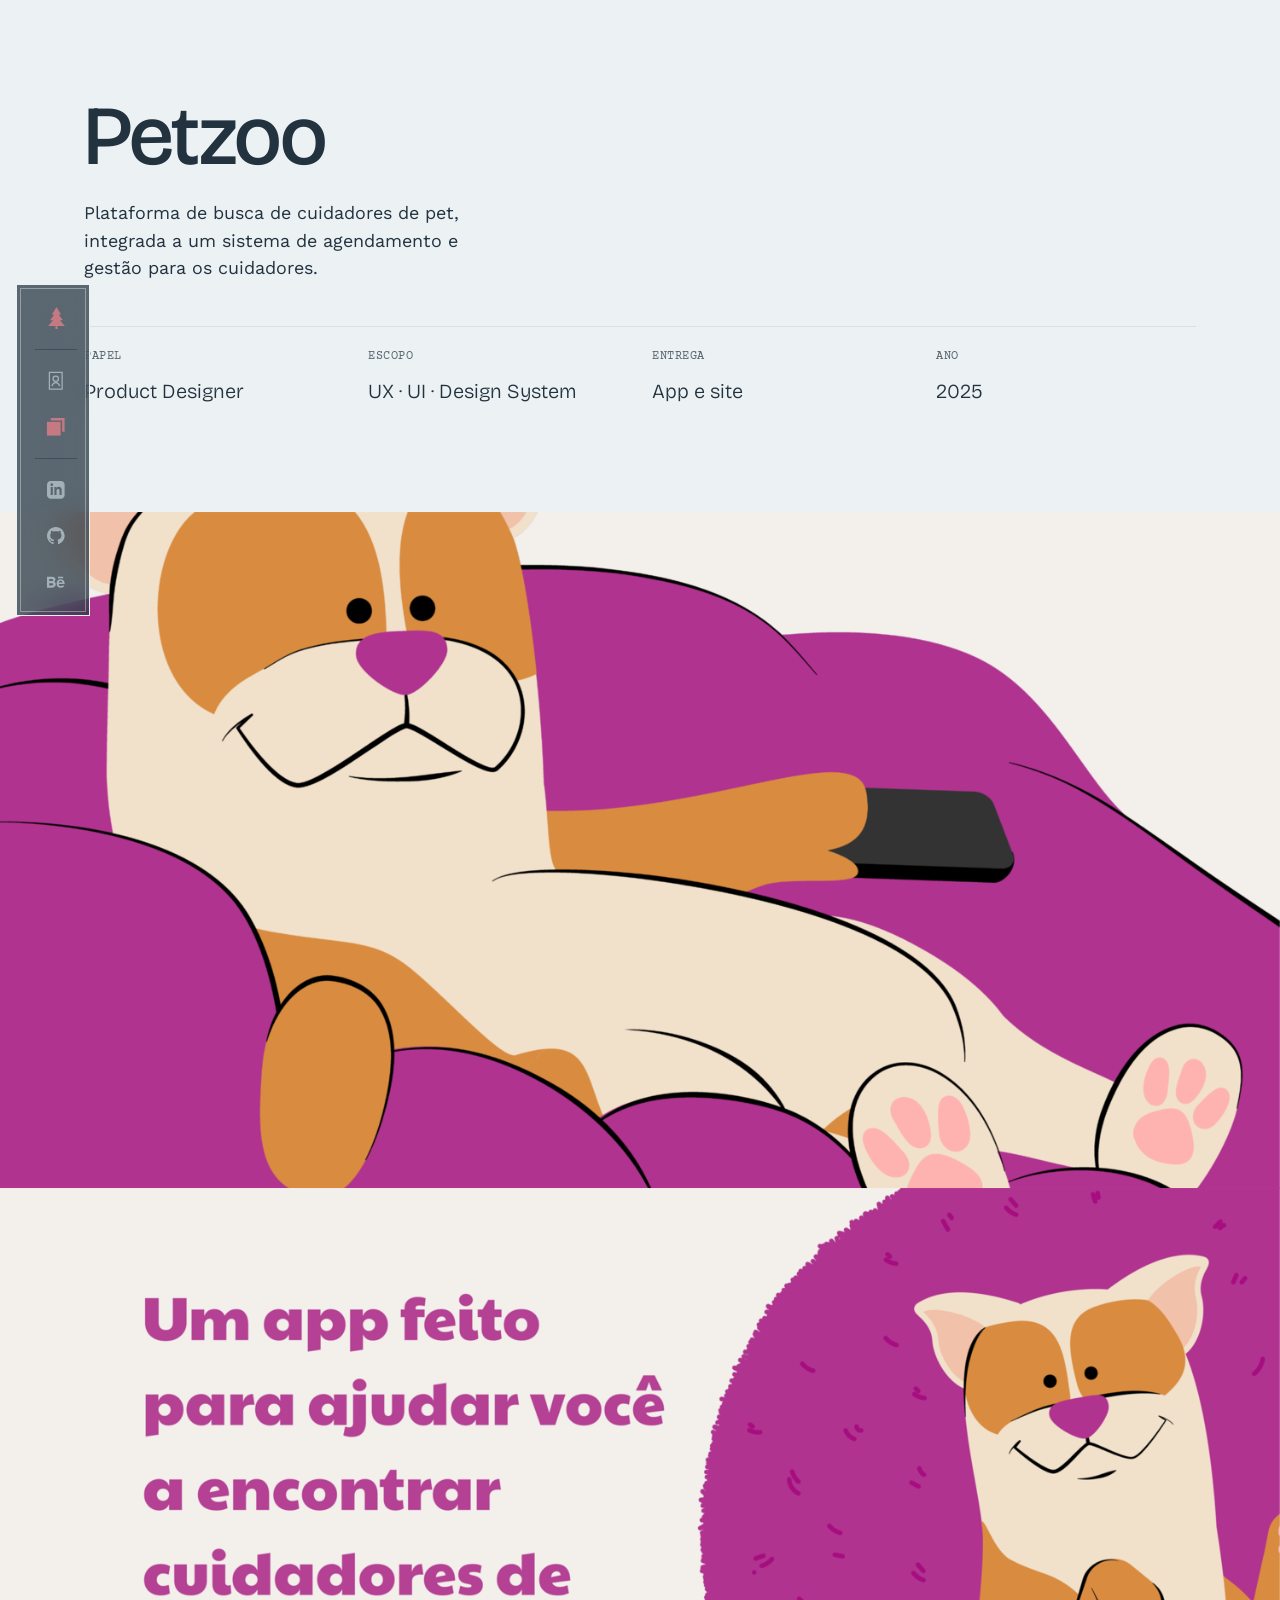
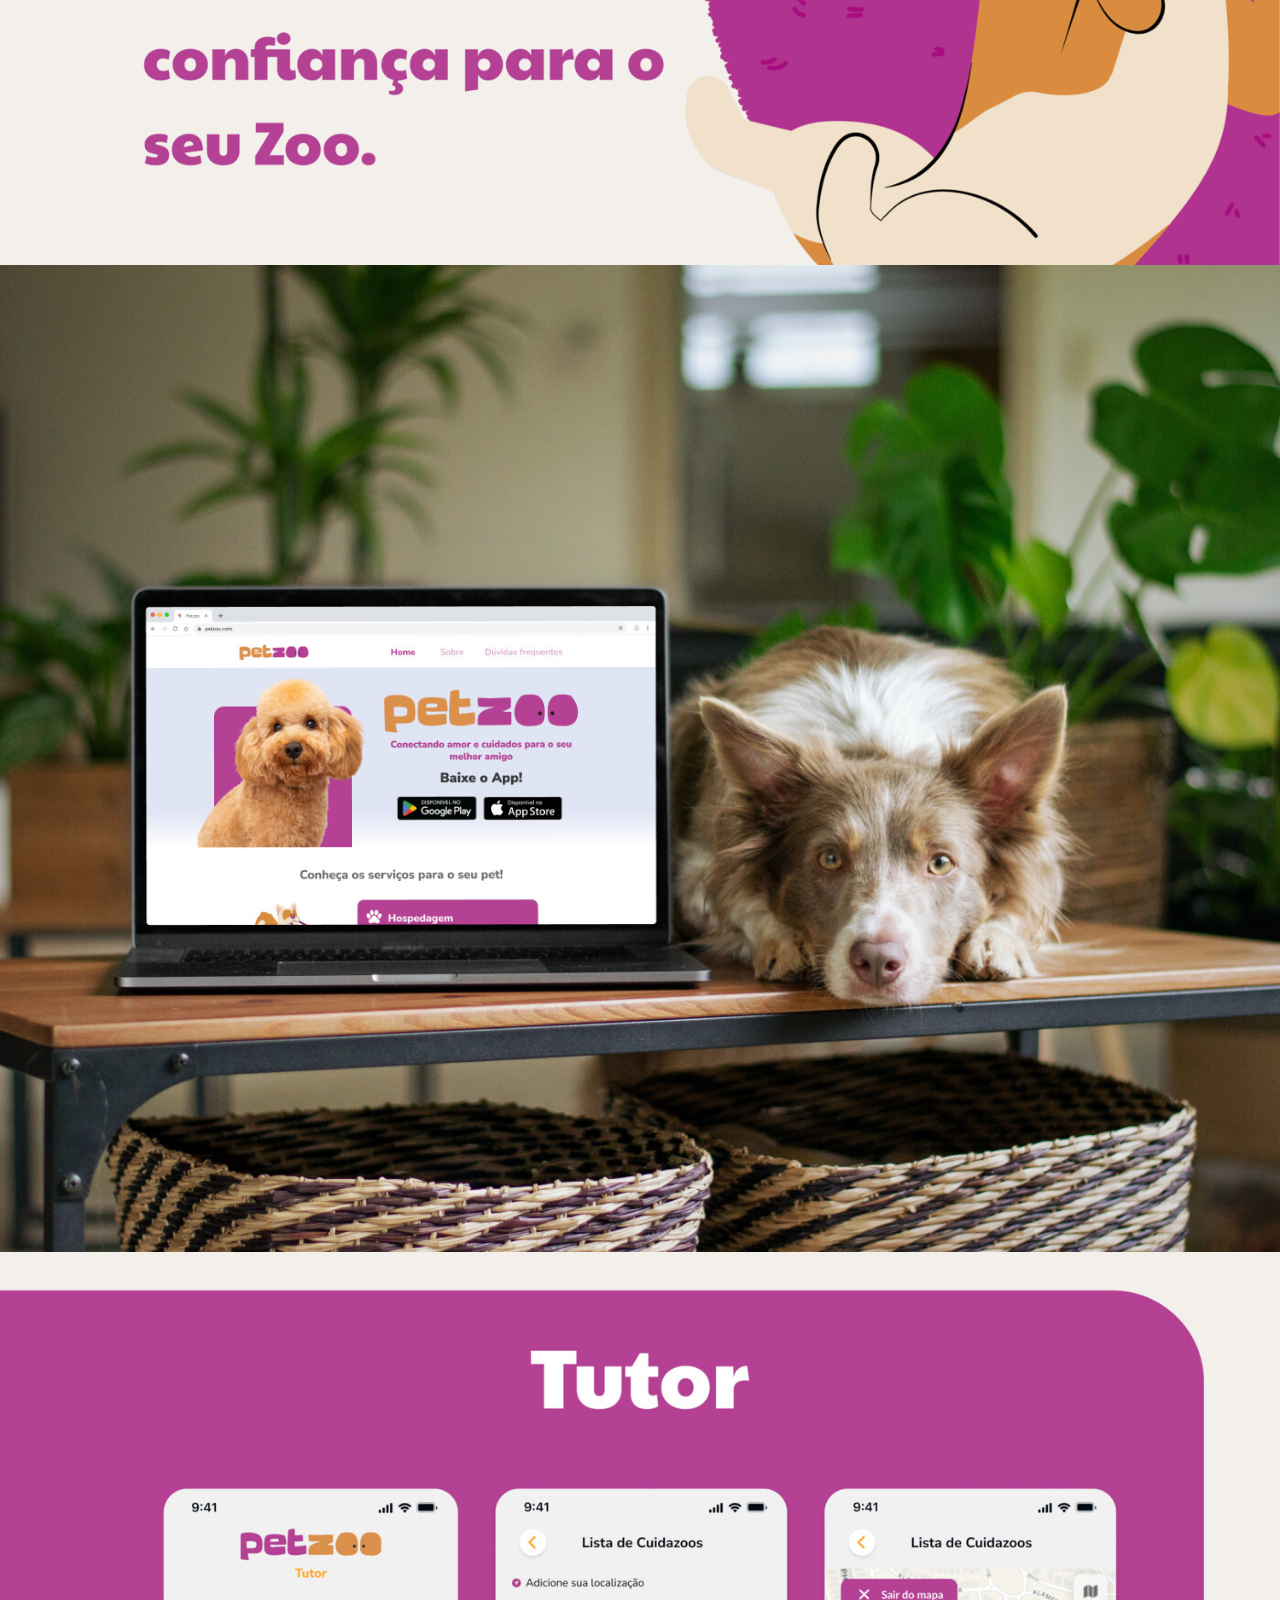
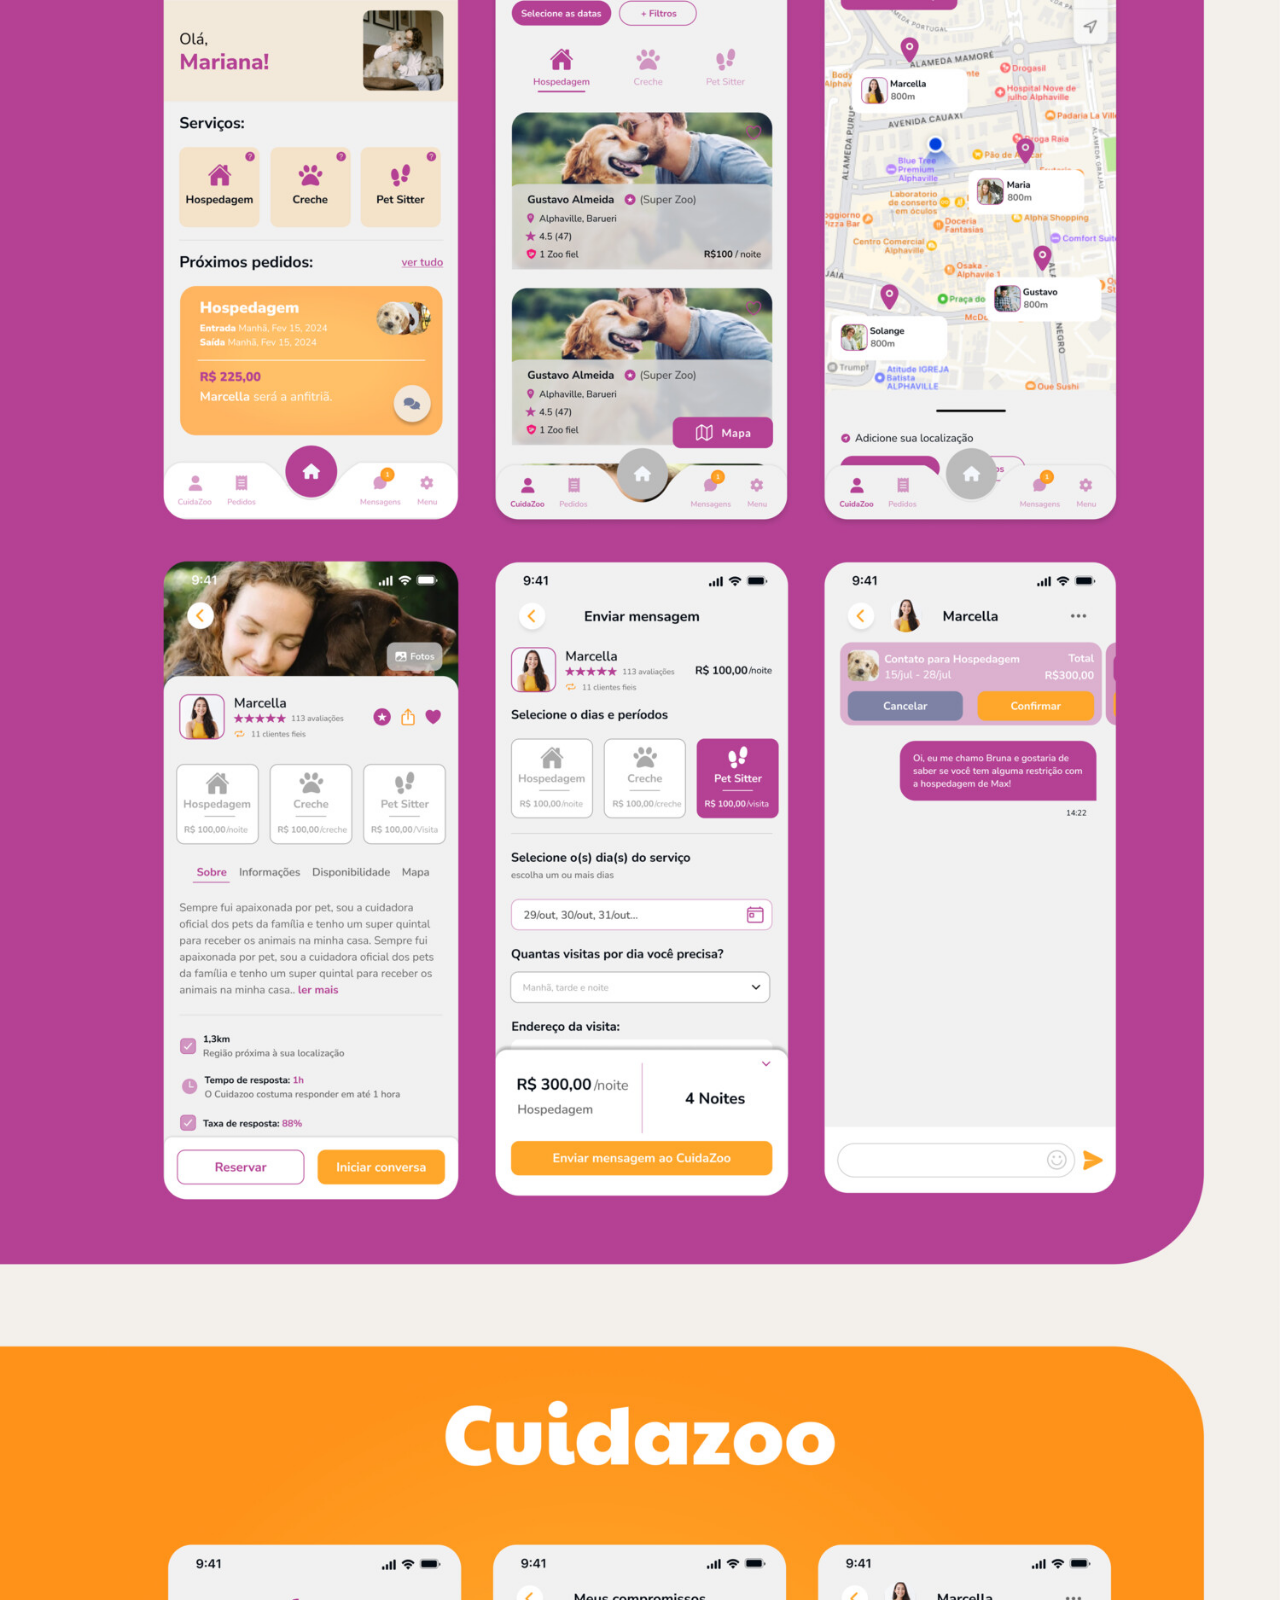
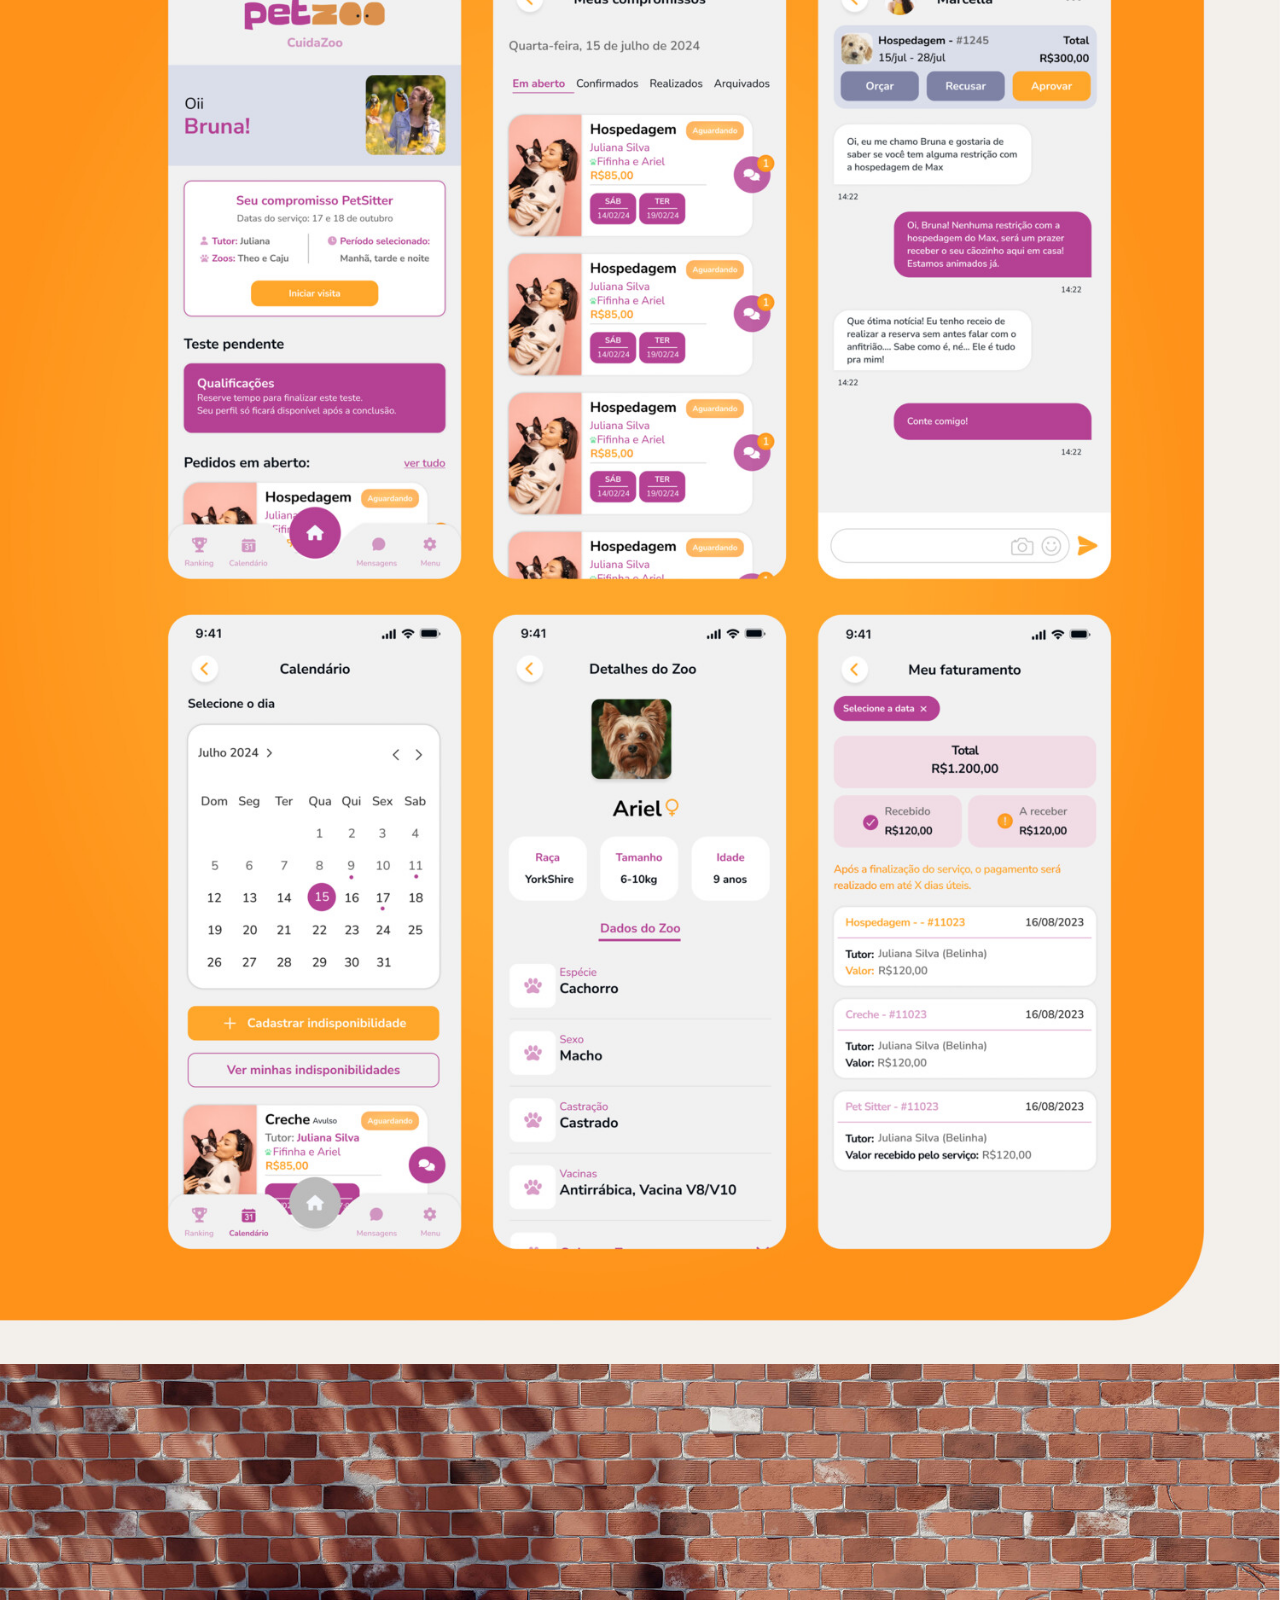
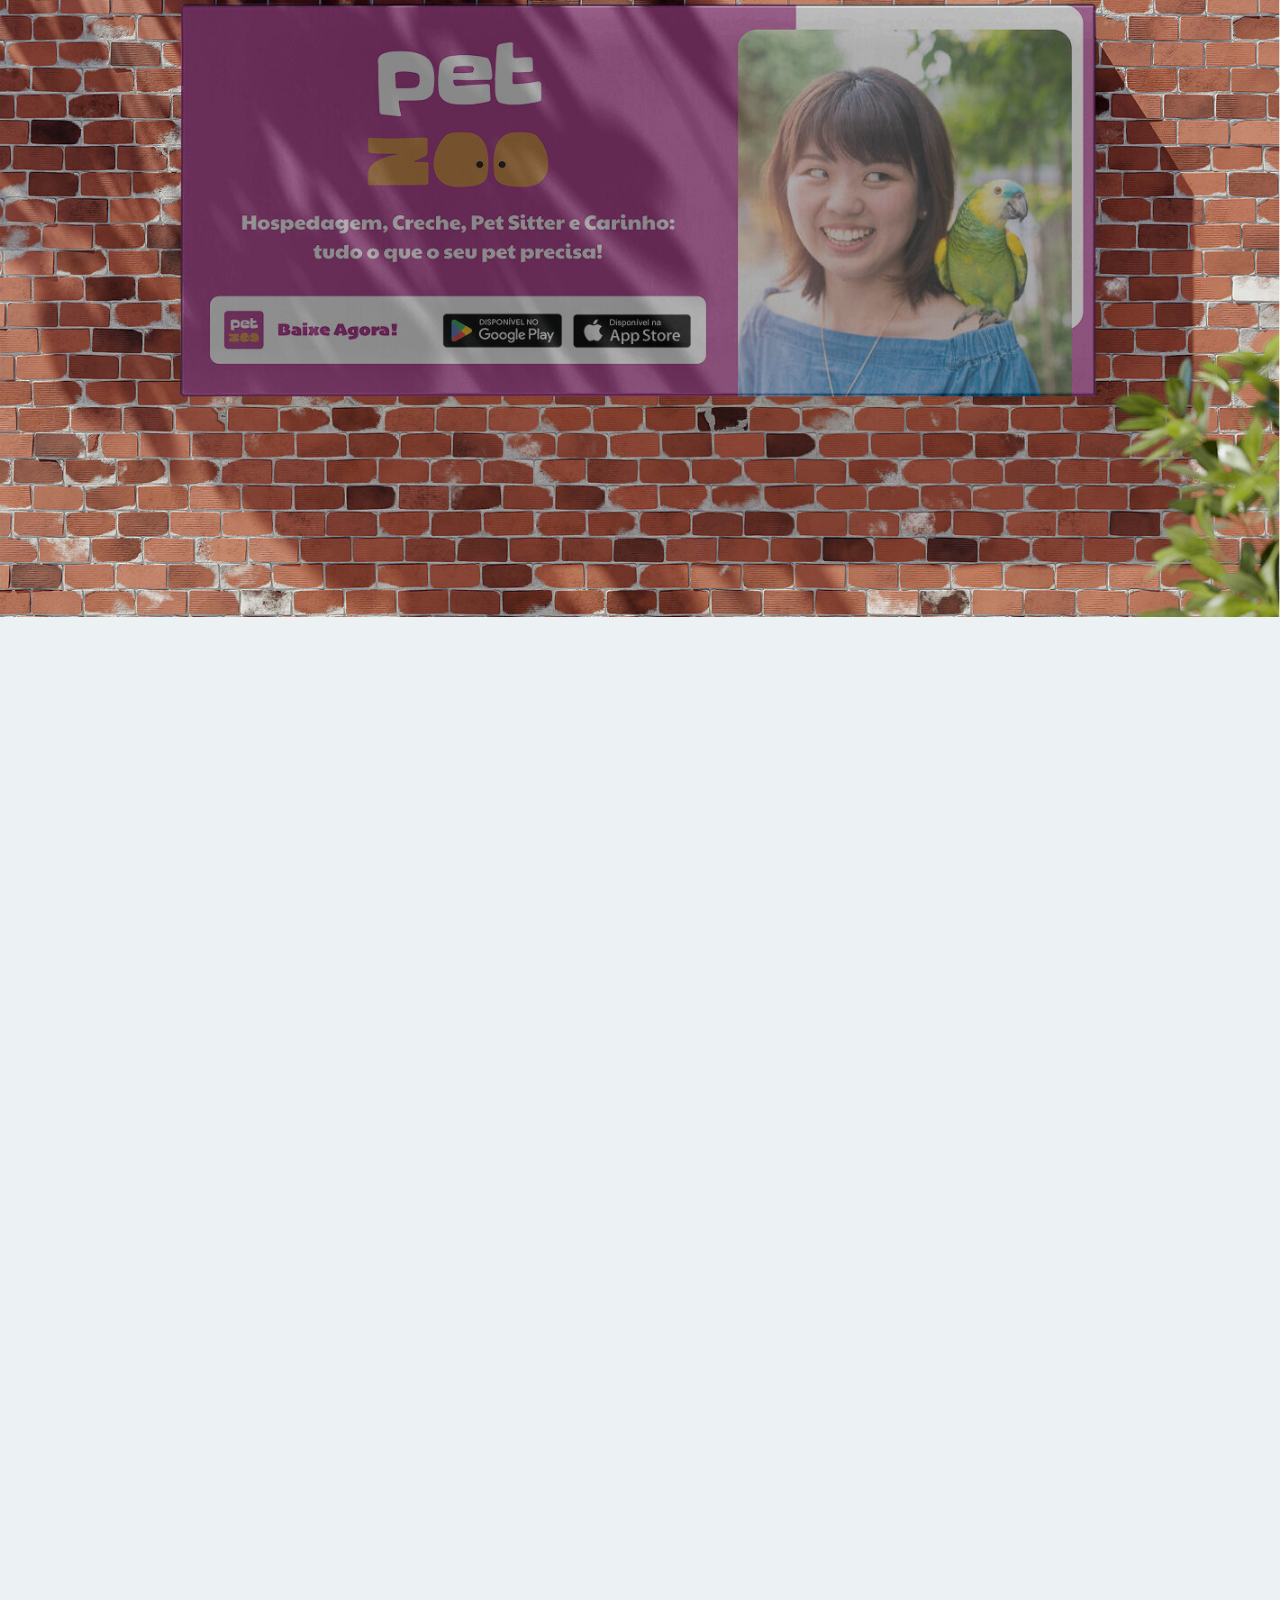
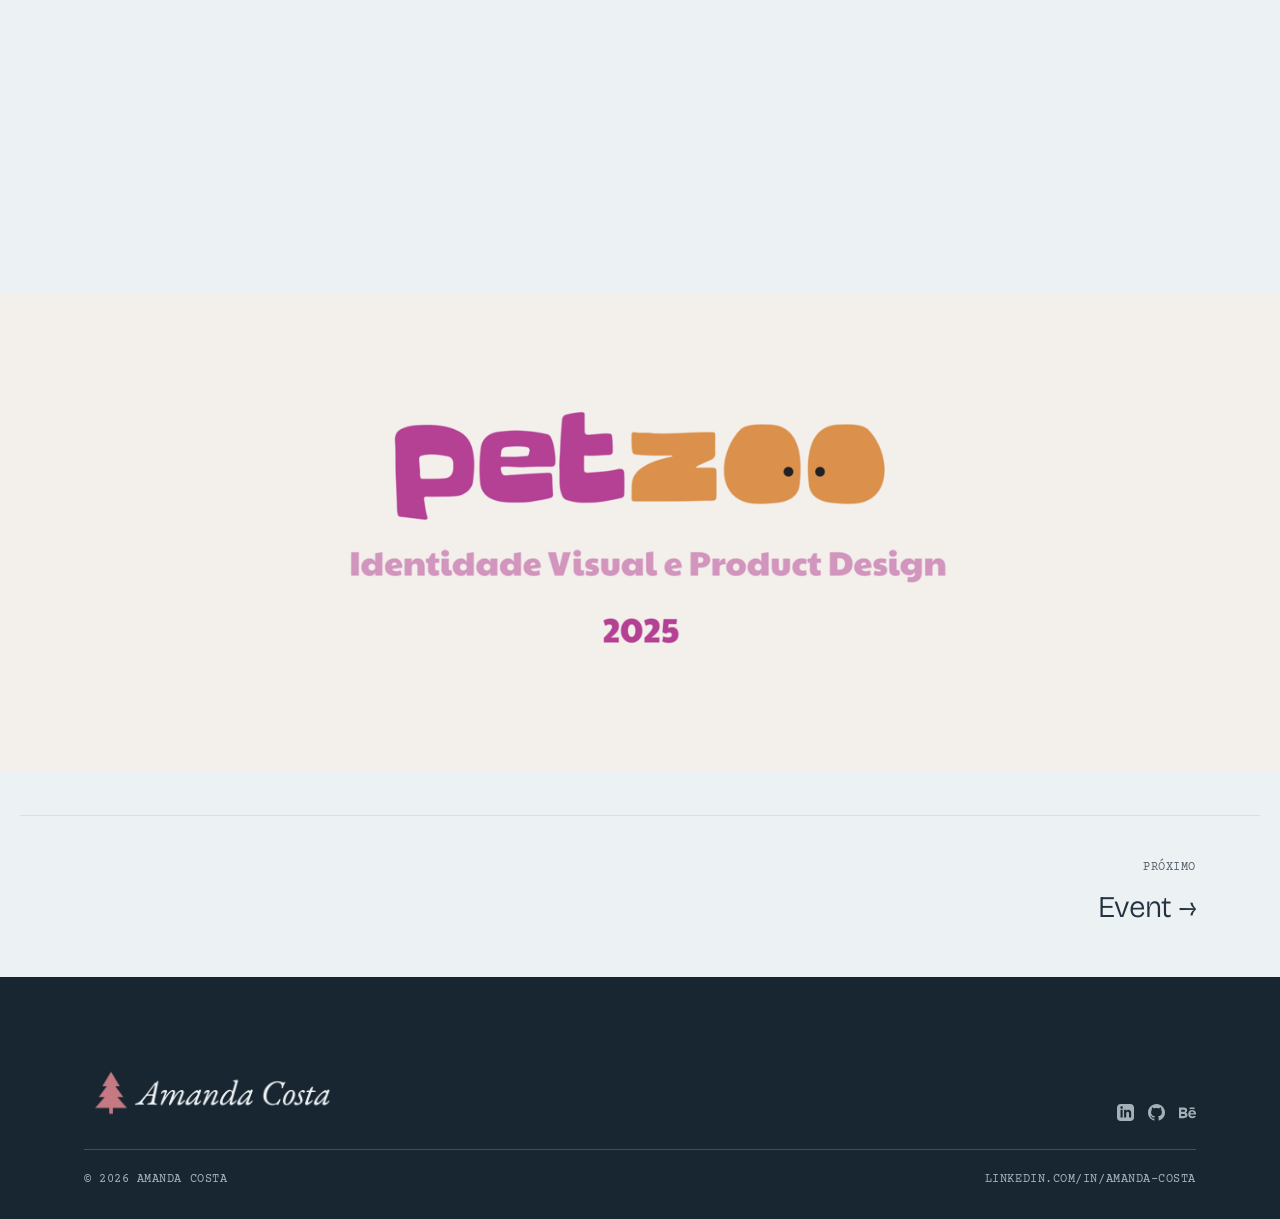
<file: projetos/petzoo.html>
<!DOCTYPE html>
<html lang="pt-BR">

<head>
  <meta charset="utf-8">
  <meta name="viewport" content="width=device-width, initial-scale=1">
  <title>Petzoo | Amanda Costa</title>
  <meta name="description" content="Estudo de caso do projeto Petzoo, por Amanda Costa.">
  <meta property="og:type" content="website">
  <meta property="og:title" content="Petzoo | Amanda Costa">
  <meta property="og:description" content="Estudo de caso do projeto Petzoo, por Amanda Costa.">
  <meta property="og:image" content="https://amandacosta.net/img/projetos/petzoo/1.png">
  <meta name="theme-color" content="#22323f">
  <!-- O .ico vem primeiro de propósito: o Safari pega o primeiro rel="icon"
       da lista e não desenha SVG aí. Com o SVG na frente ele fica sem ícone e
       cai no quadrado com a letra do site. -->
  <link rel="icon" href="../favicon.ico" sizes="16x16 32x32 48x48 64x64">
  <link rel="icon" type="image/svg+xml" href="../img/favicon.svg">
  <link rel="icon" type="image/png" sizes="128x128" href="../img/favicon-128.png">
  <link rel="icon" type="image/png" sizes="512x512" href="../img/favicon-512.png">
  <link rel="apple-touch-icon" href="../img/favicon-512.png">
  <link rel="preconnect" href="https://fonts.googleapis.com">
  <link rel="preconnect" href="https://fonts.gstatic.com" crossorigin>
  <link href="https://fonts.googleapis.com/css2?family=Bricolage+Grotesque:opsz,wght@12..96,300..800&family=Courier+Prime:wght@400;700&family=EB+Garamond:ital,wght@1,400;1,500&family=Work+Sans:wght@300;400;500&display=swap" rel="stylesheet">
  <link rel="stylesheet" href="../styleguide.css?v=202609111543">
  <link rel="stylesheet" href="../style.css?v=202609111543">
  <script>document.documentElement.classList.add('js');</script>
</head>

<body>

  <a class="skip-link" href="#conteudo">Pular para o conteúdo</a>

  <div class="progresso" id="progresso" aria-hidden="true"></div>

  <header class="site-header">
    <div class="shell site-header__inner">
      <a class="site-header__logo" href="../index.html">
        <img src="../img/logo-claro.png" alt="Amanda Costa" width="1040" height="240">
      </a>
      <button class="menu-toggle" id="menuToggle" aria-expanded="false" aria-controls="menuPanel">Menu</button>
    </div>
    <div class="menu-panel" id="menuPanel">
      <div class="shell menu-panel__inner">
        <nav class="menu-panel__nav" aria-label="Principal">
          <a href="../index.html"><svg class="marca" viewBox="0 0 316 416" aria-hidden="true" focusable="false"><path d="M158 0 244 142 72 142Z M158 84 280 250 36 250Z M158 176 316 359 0 359Z M140 359 176 359 176 416 140 416Z"/></svg><span>Sobre</span></a>
          <a href="../projetos/index.html" aria-current="page"><svg class="marca" viewBox="0 0 316 416" aria-hidden="true" focusable="false"><path d="M158 0 244 142 72 142Z M158 84 280 250 36 250Z M158 176 316 359 0 359Z M140 359 176 359 176 416 140 416Z"/></svg><span>Projetos</span></a>
        </nav>
        <div class="menu-panel__pe">
          <span class="menu-panel__rotulo">Onde me achar</span>
          <div class="social">
          <a href="https://www.linkedin.com/in/amanda-costa-142053214/" target="_blank" rel="noopener" aria-label="LinkedIn"><svg xmlns="http://www.w3.org/2000/svg" viewBox="0 0 24 24" fill="currentColor" aria-hidden="true"><path d="M19 0h-14c-2.761 0-5 2.239-5 5v14c0 2.761 2.239 5 5 5h14c2.762 0 5-2.239 5-5v-14c0-2.761-2.238-5-5-5zm-11 19h-3v-11h3v11zm-1.5-12.268c-.966 0-1.75-.79-1.75-1.764s.784-1.764 1.75-1.764 1.75.79 1.75 1.764-.783 1.764-1.75 1.764zm13.5 12.268h-3v-5.604c0-3.368-4-3.113-4 0v5.604h-3v-11h3v1.765c1.396-2.586 7-2.777 7 2.476v6.759z"/></svg></a>
          <a href="https://github.com/amanda-costa" target="_blank" rel="noopener" aria-label="GitHub"><svg xmlns="http://www.w3.org/2000/svg" viewBox="0 0 24 24" fill="currentColor" aria-hidden="true"><path d="M12 0c-6.626 0-12 5.373-12 12 0 5.302 3.438 9.8 8.207 11.387.599.111.793-.261.793-.577v-2.234c-3.338.726-4.033-1.416-4.033-1.416-.546-1.387-1.333-1.756-1.333-1.756-1.089-.745.083-.729.083-.729 1.205.084 1.839 1.237 1.839 1.237 1.07 1.834 2.807 1.304 3.492.997.107-.775.418-1.305.762-1.604-2.665-.305-5.467-1.334-5.467-5.931 0-1.311.469-2.381 1.236-3.221-.124-.303-.535-1.524.117-3.176 0 0 1.008-.322 3.301 1.23.957-.266 1.983-.399 3.003-.404 1.02.005 2.047.138 3.006.404 2.291-1.552 3.297-1.23 3.297-1.23.653 1.653.242 2.874.118 3.176.77.84 1.235 1.911 1.235 3.221 0 4.609-2.807 5.624-5.479 5.921.43.372.823 1.102.823 2.222v3.293c0 .319.192.694.801.576 4.765-1.589 8.199-6.086 8.199-11.386 0-6.627-5.373-12-12-12z"/></svg></a>
          <a href="https://www.behance.net/amandacosta72" target="_blank" rel="noopener" aria-label="Behance"><svg xmlns="http://www.w3.org/2000/svg" viewBox="0 0 24 24" fill="currentColor" aria-hidden="true"><path d="M22 7h-7v-2h7v2zm1.726 10c-.442 1.297-2.029 3-5.101 3-3.074 0-5.564-1.729-5.564-5.675 0-3.91 2.325-5.92 5.466-5.92 3.082 0 4.964 1.782 5.375 4.426.078.506.109 1.188.095 2.14h-8.027c.13 3.211 3.483 3.312 4.588 2.029h3.168zm-7.686-4h5.025c-.154-1.545-1.085-2.348-2.537-2.348-1.49 0-2.285.852-2.488 2.348zm-9.574 6.988h-6.466v-14.967h6.953c5.476.081 5.58 5.444 2.72 6.906 3.461 1.26 3.577 8.061-3.207 8.061zm-3.466-8.988h3.584c2.508 0 2.906-3-.312-3h-3.272v3zm3.391 3h-3.391v3.016h3.341c3.055 0 2.868-3.016.05-3.016z"/></svg></a>
          </div>
        </div>
      </div>
    </div>
  </header>

  <nav class="dock" aria-label="Principal">
    <a class="dock__inicio" href="../index.html" aria-label="Amanda Costa — início"><svg class="dock__pinheiro" viewBox="0 0 316 416" aria-hidden="true" focusable="false"><path d="M158 0 244 142 72 142Z M158 84 280 250 36 250Z M158 176 316 359 0 359Z M140 359 176 359 176 416 140 416Z"/></svg></a>
    <span class="dock__fio" aria-hidden="true"></span>
    <a class="dock__item" href="../index.html" aria-label="Sobre"><svg class="dock__icone" viewBox="0 0 24 24" fill="none" stroke="currentColor" stroke-width="1.25" aria-hidden="true" focusable="false"><rect x="5.5" y="3.5" width="13" height="17" vector-effect="non-scaling-stroke"/><circle cx="12" cy="10" r="2.75" vector-effect="non-scaling-stroke"/><path d="M8 17.5c.8-2.4 2.2-3.5 4-3.5s3.2 1.1 4 3.5" vector-effect="non-scaling-stroke"/></svg><span class="dock__rotulo" aria-hidden="true">Sobre</span></a>
    <a class="dock__item" href="../projetos/index.html" aria-label="Projetos" aria-current="page"><svg class="dock__icone" viewBox="0 0 24 24" fill="currentColor" aria-hidden="true" focusable="false"><path d="M7 3H21V17H18.5V5.5H7Z"/><path d="M3 7H17V21H3Z"/></svg><span class="dock__rotulo" aria-hidden="true">Projetos</span></a>
    <span class="dock__fio" aria-hidden="true"></span>
    <a class="dock__item" href="https://www.linkedin.com/in/amanda-costa-142053214/" target="_blank" rel="noopener" aria-label="LinkedIn"><svg class="dock__icone dock__icone--rede" viewBox="0 0 24 24" fill="currentColor" aria-hidden="true" focusable="false"><path d="M19 0h-14c-2.761 0-5 2.239-5 5v14c0 2.761 2.239 5 5 5h14c2.762 0 5-2.239 5-5v-14c0-2.761-2.238-5-5-5zm-11 19h-3v-11h3v11zm-1.5-12.268c-.966 0-1.75-.79-1.75-1.764s.784-1.764 1.75-1.764 1.75.79 1.75 1.764-.783 1.764-1.75 1.764zm13.5 12.268h-3v-5.604c0-3.368-4-3.113-4 0v5.604h-3v-11h3v1.765c1.396-2.586 7-2.777 7 2.476v6.759z"/></svg><span class="dock__rotulo" aria-hidden="true">LinkedIn</span></a>
    <a class="dock__item" href="https://github.com/amanda-costa" target="_blank" rel="noopener" aria-label="GitHub"><svg class="dock__icone dock__icone--rede" viewBox="0 0 24 24" fill="currentColor" aria-hidden="true" focusable="false"><path d="M12 0c-6.626 0-12 5.373-12 12 0 5.302 3.438 9.8 8.207 11.387.599.111.793-.261.793-.577v-2.234c-3.338.726-4.033-1.416-4.033-1.416-.546-1.387-1.333-1.756-1.333-1.756-1.089-.745.083-.729.083-.729 1.205.084 1.839 1.237 1.839 1.237 1.07 1.834 2.807 1.304 3.492.997.107-.775.418-1.305.762-1.604-2.665-.305-5.467-1.334-5.467-5.931 0-1.311.469-2.381 1.236-3.221-.124-.303-.535-1.524.117-3.176 0 0 1.008-.322 3.301 1.23.957-.266 1.983-.399 3.003-.404 1.02.005 2.047.138 3.006.404 2.291-1.552 3.297-1.23 3.297-1.23.653 1.653.242 2.874.118 3.176.77.84 1.235 1.911 1.235 3.221 0 4.609-2.807 5.624-5.479 5.921.43.372.823 1.102.823 2.222v3.293c0 .319.192.694.801.576 4.765-1.589 8.199-6.086 8.199-11.386 0-6.627-5.373-12-12-12z"/></svg><span class="dock__rotulo" aria-hidden="true">GitHub</span></a>
    <a class="dock__item" href="https://www.behance.net/amandacosta72" target="_blank" rel="noopener" aria-label="Behance"><svg class="dock__icone dock__icone--rede" viewBox="0 0 24 24" fill="currentColor" aria-hidden="true" focusable="false"><path d="M22 7h-7v-2h7v2zm1.726 10c-.442 1.297-2.029 3-5.101 3-3.074 0-5.564-1.729-5.564-5.675 0-3.91 2.325-5.92 5.466-5.92 3.082 0 4.964 1.782 5.375 4.426.078.506.109 1.188.095 2.14h-8.027c.13 3.211 3.483 3.312 4.588 2.029h3.168zm-7.686-4h5.025c-.154-1.545-1.085-2.348-2.537-2.348-1.49 0-2.285.852-2.488 2.348zm-9.574 6.988h-6.466v-14.967h6.953c5.476.081 5.58 5.444 2.72 6.906 3.461 1.26 3.577 8.061-3.207 8.061zm-3.466-8.988h3.584c2.508 0 2.906-3-.312-3h-3.272v3zm3.391 3h-3.391v3.016h3.341c3.055 0 2.868-3.016.05-3.016z"/></svg><span class="dock__rotulo" aria-hidden="true">Behance</span></a>
  </nav>

  <main id="conteudo">

    <section class="caso-head shell">
      <h1>Petzoo</h1>
      <p class="hero__lead">Plataforma de busca de cuidadores de pet, integrada a um sistema de agendamento e gestão para os cuidadores.</p>
      <dl class="ficha-tecnica">
        <div><dt>Papel</dt><dd>Product Designer</dd></div>
        <div><dt>Escopo</dt><dd>UX · UI · Design System</dd></div>
        <div><dt>Entrega</dt><dd>App e site</dd></div>
        <div><dt>Ano</dt><dd>2025</dd></div>
      </dl>
    </section>

    <div class="pranchas-caso">
      <img src="../img/projetos/petzoo/1.png" alt="Petzoo — Capa do projeto" loading="eager">
      <img src="../img/projetos/petzoo/2.png" alt="Petzoo — Visão geral" loading="eager">
      <img src="../img/projetos/petzoo/3.jpg" alt="Petzoo — Processo de pesquisa" loading="lazy">
      <img src="../img/projetos/petzoo/4.jpg" alt="Petzoo — Detalhes de interface" loading="lazy">
      <img src="../img/projetos/petzoo/5.jpg" alt="Petzoo — Resultados" loading="lazy">
      <img src="../img/projetos/petzoo/6.jpg" alt="Petzoo — Conclusão" loading="lazy">
      <video autoplay loop muted playsinline aria-label="Protótipo navegável"><source src="../img/projetos/petzoo/video-preview.mp4" type="video/mp4"></video>
      <video autoplay loop muted playsinline aria-label="Animação do mascote"><source src="../img/projetos/petzoo/dog.mp4" type="video/mp4"></video>
      <img src="../img/projetos/petzoo/frame-final.png" alt="Petzoo — Telas finais" loading="lazy">
    </div>

    <nav class="paginacao shell" aria-label="Navegação entre projetos">
      <div></div>
      <div>
        <span class="label">Próximo</span>
        <a href="event.html">Event &rarr;</a>
      </div>
    </nav>

  </main>

  <footer class="site-footer" id="contato">
    <div class="shell">
      <div class="site-footer__topo">
        <div>
          <img class="site-footer__marca" src="../img/logo-claro.png"
               alt="Amanda Costa" width="1040" height="240" loading="lazy">
        </div>
        <div class="social">
        <a href="https://www.linkedin.com/in/amanda-costa-142053214/" target="_blank" rel="noopener" aria-label="LinkedIn"><svg xmlns="http://www.w3.org/2000/svg" viewBox="0 0 24 24" fill="currentColor" aria-hidden="true"><path d="M19 0h-14c-2.761 0-5 2.239-5 5v14c0 2.761 2.239 5 5 5h14c2.762 0 5-2.239 5-5v-14c0-2.761-2.238-5-5-5zm-11 19h-3v-11h3v11zm-1.5-12.268c-.966 0-1.75-.79-1.75-1.764s.784-1.764 1.75-1.764 1.75.79 1.75 1.764-.783 1.764-1.75 1.764zm13.5 12.268h-3v-5.604c0-3.368-4-3.113-4 0v5.604h-3v-11h3v1.765c1.396-2.586 7-2.777 7 2.476v6.759z"/></svg></a>
        <a href="https://github.com/amanda-costa" target="_blank" rel="noopener" aria-label="GitHub"><svg xmlns="http://www.w3.org/2000/svg" viewBox="0 0 24 24" fill="currentColor" aria-hidden="true"><path d="M12 0c-6.626 0-12 5.373-12 12 0 5.302 3.438 9.8 8.207 11.387.599.111.793-.261.793-.577v-2.234c-3.338.726-4.033-1.416-4.033-1.416-.546-1.387-1.333-1.756-1.333-1.756-1.089-.745.083-.729.083-.729 1.205.084 1.839 1.237 1.839 1.237 1.07 1.834 2.807 1.304 3.492.997.107-.775.418-1.305.762-1.604-2.665-.305-5.467-1.334-5.467-5.931 0-1.311.469-2.381 1.236-3.221-.124-.303-.535-1.524.117-3.176 0 0 1.008-.322 3.301 1.23.957-.266 1.983-.399 3.003-.404 1.02.005 2.047.138 3.006.404 2.291-1.552 3.297-1.23 3.297-1.23.653 1.653.242 2.874.118 3.176.77.84 1.235 1.911 1.235 3.221 0 4.609-2.807 5.624-5.479 5.921.43.372.823 1.102.823 2.222v3.293c0 .319.192.694.801.576 4.765-1.589 8.199-6.086 8.199-11.386 0-6.627-5.373-12-12-12z"/></svg></a>
        <a href="https://www.behance.net/amandacosta72" target="_blank" rel="noopener" aria-label="Behance"><svg xmlns="http://www.w3.org/2000/svg" viewBox="0 0 24 24" fill="currentColor" aria-hidden="true"><path d="M22 7h-7v-2h7v2zm1.726 10c-.442 1.297-2.029 3-5.101 3-3.074 0-5.564-1.729-5.564-5.675 0-3.91 2.325-5.92 5.466-5.92 3.082 0 4.964 1.782 5.375 4.426.078.506.109 1.188.095 2.14h-8.027c.13 3.211 3.483 3.312 4.588 2.029h3.168zm-7.686-4h5.025c-.154-1.545-1.085-2.348-2.537-2.348-1.49 0-2.285.852-2.488 2.348zm-9.574 6.988h-6.466v-14.967h6.953c5.476.081 5.58 5.444 2.72 6.906 3.461 1.26 3.577 8.061-3.207 8.061zm-3.466-8.988h3.584c2.508 0 2.906-3-.312-3h-3.272v3zm3.391 3h-3.391v3.016h3.341c3.055 0 2.868-3.016.05-3.016z"/></svg></a>
        </div>
      </div>
      <div class="colofao">
        <span>© 2026 Amanda Costa</span>
        <a href="https://www.linkedin.com/in/amanda-costa-142053214/" target="_blank" rel="noopener">linkedin.com/in/amanda-costa</a>
      </div>
    </div>
  </footer>

  <script src="../js/site.js?v=202609111543" defer></script>
</body>

</html>
</file>
<file: styleguide.css>
/* ==========================================================================
   Amanda Costa — Identidade Visual V1
   Tokens derivados do Manual de Identidade (paleta fria + destaque rosa).
   Regras: sem sombras, sem gradientes; fios de 1px como único divisor;
   cantos retos, exceto botões.
   ========================================================================== */

:root {
  color-scheme: light;

  /* --- 02 · Paleta fria + destaque ------------------------------------ */
  --petroleo:   oklch(.31 .032 243);   /* fundo institucional            */
  --petroleo-2: oklch(.26 .028 243);   /* variação mais profunda         */
  --rosa:       oklch(.66 .095 12);    /* destaque — máx. 10% da página  */
  --papel:      oklch(.955 .006 235);  /* fundo padrão                   */
  --papel-2:    oklch(.98 .004 235);   /* papel mais claro (cartões)     */
  --cinza:      oklch(.5 .02 240);     /* legendas e metadados           */
  --traco:      oklch(.9 .014 235);    /* fios, listras, molduras        */
  --papel-rosa: oklch(.945 .022 18);   /* papel tingido — seção Formação */
  --traco-rosa: oklch(.875 .048 16);   /* fios sobre o papel tingido     */



  /* --- Papéis semânticos ---------------------------------------------- */
  --bg: var(--papel);
  --fg: var(--petroleo);
  --muted: var(--cinza);
  --rule: var(--traco);
  --rule-dark: oklch(.42 .028 243);
  --on-dark: var(--papel);
  --muted-on-dark: oklch(.75 .018 238);

  /* --- 03 · Tipografia ------------------------------------------------- */
  /* Grotesca de contraste alto e cortes diagonais — desenho de texto, não
     de sistema de design. Eixo óptico variável: aperta nos títulos grandes. */
  --font-title: 'Bricolage Grotesque', 'Helvetica Neue', Arial, sans-serif;
  /* Itálico serifado, reservado ao nome — a assinatura da prancha */
  --font-nome: 'EB Garamond', Georgia, 'Times New Roman', serif;
  --font-body: 'Work Sans', -apple-system, BlinkMacSystemFont, 'Segoe UI', sans-serif;
  /* Etiquetas em máquina de escrever: serifa reta, largura fixa, a letra dos
     formulários de alfândega e dos carimbos postais. Não é grotesca nem
     derivada de uma — é o terceiro gênero do sistema. */
  --font-label: 'Courier Prime', 'Courier New', Courier, monospace;

  --title-tracking: -0.025em;  /* títulos — tracking −2,5% */
  --label-tracking: 0.045em;   /* a datilográfica já é larga: +4,5% basta */

  /* --- Ritmo ----------------------------------------------------------- */
  --shell: 1240px;
  --gutter: clamp(20px, 5vw, 64px);
  --hair: 1px;
  --step: clamp(48px, 6.4vw, 92px);
}
</file>
<file: style.css>
/* ==========================================================================
   Amanda Costa — Product Designer
   Interface editorial: prancha ornitológica catalogada.
   Depende dos tokens em styleguide.css.
   ========================================================================== */

*,
*::before,
*::after {
  box-sizing: border-box;
}

html {
  scroll-behavior: smooth;
  scroll-padding-top: 80px;
  -webkit-text-size-adjust: 100%;
}

/* O fundo e o texto vivem no body. O JS interpola a cor quadro a quadro
   conforme a rolagem, então a passagem entre claro e escuro é contínua;
   os blocos body[data-bg] abaixo são o degrau de reserva sem script. */
body {
  margin: 0;
  background-color: var(--bg);
  color: var(--fg);
  font-family: var(--font-body);
  font-weight: 300;
  font-size: clamp(15px, 1.05vw, 17px);
  line-height: 1.65;
  font-synthesis-weight: none;
  -webkit-font-smoothing: antialiased;
}

img,
video {
  max-width: 100%;
  height: auto;
  display: block;
}

a {
  color: inherit;
}

::selection {
  background: var(--rosa);
  color: var(--papel);
}

:focus-visible {
  outline: var(--hair) solid var(--rosa);
  outline-offset: 3px;
}

body[data-bg='petroleo'] {
  --bg: var(--petroleo);
  --fg: var(--on-dark);
  --muted: var(--muted-on-dark);
  --rule: var(--rule-dark);
}

body[data-bg='rosa'] {
  --bg: var(--papel-rosa);
  --rule: var(--traco-rosa);
}

/* Atalho de teclado para o conteúdo */
.skip-link {
  position: absolute;
  left: -9999px;
  top: 0;
  z-index: 200;
  background: var(--petroleo);
  color: var(--papel);
  font-family: var(--font-label);
  font-weight: 400;
  font-size: 12px;
  letter-spacing: var(--label-tracking);
  text-transform: uppercase;
  text-decoration: none;
  padding: 12px 18px;
}

.skip-link:focus {
  left: 8px;
  top: 8px;
}

/* --- Tipografia base --------------------------------------------------- */

h1, h2, h3, h4 {
  font-family: var(--font-title);
  font-weight: 500;
  letter-spacing: var(--title-tracking);
  margin: 0;
}

p {
  margin: 0 0 1.1em;
  max-width: 62ch;
}

p:last-child {
  margin-bottom: 0;
}

em {
  font-style: italic;
}

/* Etiquetas — Work Sans Medium, caixa alta, tracking +14% */
.label {
  font-family: var(--font-label);
  font-size: 12px;
  font-weight: 400;
  letter-spacing: var(--label-tracking);
  text-transform: uppercase;
  line-height: 1.4;
  color: var(--muted);
}

.label--rosa {
  color: var(--rosa);
}

/* --- Estrutura --------------------------------------------------------- */

.shell {
  max-width: var(--shell);
  margin-inline: auto;
  padding-inline: var(--gutter);
}

.section {
  padding-block: var(--step);
  border-top: var(--hair) solid var(--rule);
}

/* Papel levemente tingido de rosa antigo — usado só na Formação */
.section--rosa {
  border-top-color: var(--traco-rosa);
}

/* Cabeçalho de seção: número mono à esquerda, título serif à direita */
.section-head {
  margin-bottom: clamp(28px, 3.6vw, 46px);
}

/* Etiqueta que abre as fichas de projeto dentro da seção Sobre. O ar por
   cima é o que separa os dois assuntos — não o tamanho da letra. */
.destaques__titulo {
  margin: clamp(44px, 5vw, 72px) 0 clamp(16px, 1.8vw, 22px);
}

.section-head h2 {
  font-size: clamp(26px, 3.2vw, 40px);
  line-height: 1.08;
}

.section-head .section-note {
  margin-top: 14px;
  color: var(--muted);
}

/* ==========================================================================
   Cabeçalho / navegação
   ========================================================================== */

/* Fio de progresso da rolagem, no topo de tudo */
.progresso {
  position: fixed;
  top: 0;
  left: 0;
  width: 100%;
  height: 2px;
  background: var(--rosa);
  transform: scaleX(0);
  transform-origin: 0 50%;
  z-index: 300;
  pointer-events: none;
}

/* O cabeçalho tem cor própria e não acompanha a troca de fundo da página:
   é a única faixa fixa da tela, e piscar junto com o scroll incomodava. */
.site-header {
  position: sticky;
  top: 0;
  z-index: 100;
  --fg: var(--on-dark);
  --muted: var(--muted-on-dark);
  --rule: var(--rule-dark);
  background-color: var(--petroleo);
  color: var(--on-dark);
  border-bottom: var(--hair) solid var(--rule-dark);
}

.site-header__inner {
  display: flex;
  align-items: center;
  gap: 32px;
  height: 62px;
}

/* Logotipo no cabeçalho */
.site-header__logo {
  display: flex;
  align-items: center;
  margin-right: auto;
  flex: none;
}

.site-header__logo img {
  display: block;
  height: 30px;
  width: auto;
}


.social {
  display: flex;
  gap: 14px;
  align-items: center;
}

.social a {
  display: flex;
  color: var(--muted);
  transition: color 0.2s;
}

.social a:hover {
  color: var(--rosa);
}

.social svg {
  width: 17px;
  height: 17px;
}

/* Botão de menu — o mesmo selo dos outros botões, em escala de cabeçalho */
.menu-toggle {
  display: block;
  position: relative;
  background: none;
  border: var(--hair) solid var(--rule);
  color: inherit;
  font-family: var(--font-label);
  font-weight: 400;
  font-size: 13px;
  letter-spacing: var(--label-tracking);
  text-transform: uppercase;
  padding: 9px 14px;
  cursor: pointer;
}

.menu-toggle::before {
  content: '';
  position: absolute;
  inset: 3px;
  border: var(--hair) solid currentColor;
  opacity: 0.4;
  pointer-events: none;
}

/* ==========================================================================
   Menu (mobile) — página inteira, não uma gaveta sob o cabeçalho
   ========================================================================== */

/* O fundo é petróleo fixo, e não var(--bg): o --bg é interpolado pela rolagem,
   então sobre o trecho claro da página o painel ficava claro enquanto a tinta
   herdada do cabeçalho continuava clara — texto invisível. */
.menu-panel {
  position: fixed;
  inset: 62px 0 0;
  display: flex;
  background-color: var(--petroleo);
  color: var(--on-dark);
  --fg: var(--on-dark);
  --muted: var(--muted-on-dark);
  --rule: var(--rule-dark);
  overflow-y: auto;
  overscroll-behavior: contain;
  opacity: 0;
  visibility: hidden;
  pointer-events: none;
  transition: opacity 0.28s, visibility 0.28s;
}

body.menu-aberto {
  overflow: hidden;
}

.menu-panel.is-open {
  opacity: 1;
  visibility: visible;
  pointer-events: auto;
}

.menu-panel__inner {
  display: flex;
  flex-direction: column;
  width: 100%;
  padding-block: 28px 32px;
}

.menu-panel__rotulo {
  font-family: var(--font-label);
  font-size: 12px;
  letter-spacing: var(--label-tracking);
  text-transform: uppercase;
  color: var(--muted);
}

.menu-panel__nav {
  /* O único fio rosa da tela — abre a lista, como a régua de um formulário */
  border-top: var(--hair) solid var(--rosa);
}

.menu-panel__nav a {
  display: flex;
  align-items: baseline;
  gap: 0;
  font-family: var(--font-title);
  font-size: clamp(38px, 12vw, 60px);
  font-weight: 400;
  letter-spacing: var(--title-tracking);
  line-height: 1.08;
  text-decoration: none;
  color: var(--fg);
  padding-block: 18px;
  border-bottom: var(--hair) solid var(--rule);
}

/* O pinheiro entra pela esquerda e empurra o nome: o item marcado é o único
   que carrega a marca, do mesmo jeito que na linha do tempo. */
.menu-panel__nav .marca {
  width: 0;
  height: 0.62em;
  fill: var(--rosa);
  flex: none;
  opacity: 0;
  transform: translateX(-8px);
  transition: width 0.28s, opacity 0.28s, transform 0.28s;
}

.menu-panel__nav a[aria-current='page'] .marca,
.menu-panel__nav a:hover .marca,
.menu-panel__nav a:focus-visible .marca {
  width: 0.5em;
  opacity: 1;
  transform: none;
  margin-right: 14px;
}

.menu-panel__pe {
  margin-top: auto;
  padding-top: 40px;
}

.menu-panel__pe .social {
  margin-top: 14px;
}

.menu-panel__pe .social svg {
  width: 20px;
  height: 20px;
}

/* Entrada escalonada: o painel aparece, as linhas assentam depois */
.menu-panel__nav a,
.menu-panel__pe {
  opacity: 0;
  transform: translateY(12px);
  transition: opacity 0.34s ease, transform 0.34s ease;
}

.menu-panel.is-open .menu-panel__nav a,
.menu-panel.is-open .menu-panel__pe {
  opacity: 1;
  transform: none;
}

.menu-panel.is-open .menu-panel__nav a:nth-child(1) { transition-delay: 0.06s; }
.menu-panel.is-open .menu-panel__nav a:nth-child(2) { transition-delay: 0.12s; }
.menu-panel.is-open .menu-panel__nav a:nth-child(3) { transition-delay: 0.18s; }
.menu-panel.is-open .menu-panel__pe { transition-delay: 0.24s; }

@media (prefers-reduced-motion: reduce) {
  .menu-panel,
  .menu-panel__nav a,
  .menu-panel__nav .marca,
  .menu-panel__pe {
    transition: none;
    transform: none;
  }
}

/* ==========================================================================
   Dock (desktop) — a navegação fica numa barra fixa na lateral esquerda, como
   o Dock do macOS: ícones que crescem perto do cursor, rótulo ao lado e a
   página atual com o ícone cheio, em rosa.
   ========================================================================== */

/* No celular o menu de tela cheia continua sendo a navegação */
.dock {
  display: none;
}

@media (min-width: 761px) {
  /* A dock carrega a marca e a navegação: o cabeçalho, com o botão Menu e o
     painel dentro dele, só existe no celular. */
  .site-header {
    display: none;
  }

  html {
    scroll-padding-top: 24px;
  }

  /* Se o menu estava aberto quando a janela alargou, não deixa a página presa */
  body.menu-aberto {
    overflow: visible;
  }

  /* Petróleo fixo translúcido, e não var(--bg): o --bg é interpolado pela
     rolagem, e a dock atravessa trechos claros e escuros. O desfoque segura a
     leitura dos ícones sobre as pranchas. A borda é a do botão-selo: fio
     externo e um segundo fio recuado 3px, a 40%. */
  .dock {
    --tile: 42px;
    position: fixed;
    left: 16px;
    top: 50%;
    z-index: 90;
    display: flex;
    flex-direction: column;
    align-items: flex-start;
    gap: 4px;
    padding: 12px 12px 12px 18px;
    color: var(--on-dark);
    background-color: oklch(.31 .032 243 / .72);
    -webkit-backdrop-filter: blur(14px);
    backdrop-filter: blur(14px);
    border: var(--hair) solid currentColor;
    transform: translateY(-50%);
  }

  .dock::before {
    content: '';
    position: absolute;
    inset: 3px;
    border: var(--hair) solid currentColor;
    opacity: 0.4;
    pointer-events: none;
  }

  /* --s vem do JS: 1 em repouso, até 1,5 sob o cursor. Os ícones crescem
     para longe da borda da tela, como no Dock encostado à esquerda. */
  .dock__item {
    position: relative;
    display: grid;
    place-items: center;
    width: calc(var(--tile) * var(--s, 1));
    height: calc(var(--tile) * var(--s, 1));
    color: var(--muted-on-dark);
    transition: width 0.16s ease-out, height 0.16s ease-out, color 0.2s;
  }

  .dock__item:hover,
  .dock__item:focus-visible {
    color: var(--on-dark);
  }

  /* Página atual: o build troca o ícone pela versão cheia, e aqui ele fica rosa */
  .dock__item[aria-current='page'] {
    color: var(--rosa);
  }

  .dock__icone {
    width: 56%;
    height: 56%;
  }

  /* As marcas das redes são cheias e pesam mais que os ícones de traço */
  .dock__icone--rede {
    width: 42%;
    height: 42%;
  }

  .dock__fio {
    align-self: stretch;
    height: var(--hair);
    margin-block: 6px;
    background-color: var(--rule-dark);
  }

  /* A marca no topo não cresce sob o cursor: é assinatura, não item de menu */
  .dock__inicio {
    display: grid;
    place-items: center;
    width: var(--tile);
    height: var(--tile);
  }

  .dock__pinheiro {
    width: 17px;
    height: 22px;
    fill: var(--rosa);
  }

  .dock__rotulo {
    position: absolute;
    left: calc(100% + 22px);
    top: 50%;
    padding: 5px 10px 4px;
    font-family: var(--font-label);
    font-size: 12px;
    font-weight: 400;
    letter-spacing: var(--label-tracking);
    text-transform: uppercase;
    line-height: 1.4;
    white-space: nowrap;
    color: var(--on-dark);
    background-color: var(--petroleo);
    border: var(--hair) solid var(--rule-dark);
    opacity: 0;
    visibility: hidden;
    transform: translate(-4px, -50%);
    transition: opacity 0.18s, visibility 0.18s, transform 0.18s;
    pointer-events: none;
  }

  .dock__item:hover .dock__rotulo,
  .dock__item:focus-visible .dock__rotulo {
    opacity: 1;
    visibility: visible;
    transform: translate(0, -50%);
  }
}

@media (min-width: 761px) and (prefers-reduced-motion: reduce) {
  .dock__item,
  .dock__rotulo {
    transition: none;
  }
}

/* ==========================================================================
   Hero — prancha sangrando na tela inteira, sob um véu de papel frio
   ========================================================================== */

.hero {
  position: relative;
  display: flex;
  /* Não a tela inteira: o conteúdo do hero é ancorado embaixo, então cada
     pixel de altura empurra o nome para baixo. A 86svh o nome sobe e a
     borda da próxima seção já aparece, dizendo que a página continua. O teto
     de 760px é para as telas altas: sem ele o nome desce junto com a janela e
     volta a ficar na metade de baixo. */
  min-height: min(86svh, 760px);
  margin-top: -62px;
  padding-top: 62px;
}

/* No desktop não há cabeçalho para o hero passar por baixo */
@media (min-width: 761px) {
  .hero {
    margin-top: 0;
    padding-top: 0;
  }
}

/* O fundo sangra até as bordas; o hero__inner respeita a grade da página. */
.hero__fundo {
  position: absolute;
  inset: 0;
  overflow: hidden;
  z-index: 0;
  background: var(--papel);
}

/* Folga vertical para o paralaxe nunca revelar a borda da imagem. */
.hero__prancha {
  position: absolute;
  left: 0;
  top: -9%;
  width: 100%;
  height: 118%;
  object-fit: cover;
  object-position: 50% 32%;
  mix-blend-mode: multiply;
  transform: translateY(var(--py, 0px));
}

/* Véu de azul-petróleo: escurece a prancha e devolve contraste ao texto
   claro. O branco de antes cansava a vista e comia a leitura. */
.hero__veu {
  position: absolute;
  inset: 0;
  background: oklch(.31 .032 243 / .80);
}

.hero__inner {
  position: relative;
  z-index: 1;
  display: grid;
  grid-template-columns: minmax(0, 1.1fr) minmax(0, 0.9fr);
  grid-template-rows: auto 1fr;
  column-gap: clamp(32px, 5vw, 80px);
  width: 100%;
  padding-block: 22px clamp(32px, 4vw, 52px);
}

.hero__topo {
  grid-column: 1 / -1;
  display: flex;
  flex-wrap: wrap;
  align-items: baseline;
  justify-content: flex-end;
  gap: 8px 28px;
  padding-bottom: 16px;
  border-bottom: var(--hair) solid var(--rule);
}

.hero__credito {
  font-family: var(--font-label);
  font-weight: 400;
  font-size: 12px;
  letter-spacing: var(--label-tracking);
  text-transform: uppercase;
  margin: 0;
}

.hero__credito {
  color: var(--muted);
}

.hero__credito em {
  font-family: var(--font-title);
  font-size: 13px;
  letter-spacing: 0;
  text-transform: none;
}

/* Bloco tipográfico: cresce até encostar no pé da tela */
.hero__display {
  grid-column: 1;
  align-self: end;
  padding-top: clamp(28px, 6vw, 72px);
}

.hero__intro {
  display: block;
  font-family: var(--font-title);
  font-style: normal;
  font-weight: 400;
  font-size: clamp(26px, 3.5vw, 48px);
  line-height: 1;
  color: var(--rosa);
  margin-bottom: clamp(6px, 1.2vw, 14px);
}

/* O nome no itálico da EB Garamond: a assinatura da prancha, e a única
   serifada que sobrou no sistema. */
.hero h1 {
  font-family: var(--font-nome);
  font-style: italic;
  font-weight: 400;
  font-size: clamp(50px, 10.4vw, 146px);
  line-height: 0.92;
  letter-spacing: -0.025em;
  margin: 0;
}

.hero__pe {
  grid-column: 2;
  align-self: end;
  display: flex;
  flex-direction: column;
  align-items: flex-start;
  gap: clamp(20px, 2.6vw, 30px);
  padding-bottom: clamp(6px, 1.4vw, 16px);
}

/* Peso 400 aqui: o parágrafo cai sobre a prancha e precisa de mais corpo
   que o texto corrido do resto da página. */
.hero__lead {
  font-weight: 400;
  font-size: clamp(17px, 1.4vw, 21px);
  line-height: 1.55;
  margin: 0;
  max-width: 38ch;
}

/* ==========================================================================
   02 · Sobre
   ========================================================================== */

.sobre {
  display: grid;
  grid-template-columns: minmax(0, 196px) minmax(0, 1fr) minmax(0, 344px);
  gap: clamp(28px, 4vw, 56px);
  align-items: stretch;
}

/* Retrato emoldurado como uma prancha catalogada: fio externo, fio interno
   recuado e o monograma carimbado sobre a moldura. */
.retrato {
  margin: 0;
  display: flex;
  flex-direction: column;
}

.retrato__moldura {
  position: relative;
  flex: 1;
  border: var(--hair) solid var(--rule);
  padding: 9px;
}

.retrato__moldura::before {
  content: '';
  position: absolute;
  inset: 4px;
  border: var(--hair) solid var(--rule);
  pointer-events: none;
}

.retrato__foto {
  width: 100%;
  height: 100%;
  object-fit: cover;
  /* A moldura é em pé e a foto é deitada, então o corte é horizontal.
     O rosto está a 71% da largura do arquivo; este valor o traz para pouco
     à direita do centro da moldura, deixando respiro no lado para onde
     ela olha. */
  object-position: 83% 35%;
  filter: contrast(1.04);
}

/* Selo: o ícone da marca, vazado sobre o canto da moldura */
.retrato__selo {
  position: absolute;
  right: -20px;
  bottom: 22px;
  width: 46px;
  height: 46px;
  border: var(--hair) solid var(--rosa);
  border-radius: 50%;
  background: var(--bg);
  padding: 10px;
  object-fit: contain;
}

/* O texto assenta no alto. Ele já foi distribuído pela altura da coluna, com
   a folga caindo entre os parágrafos, mas depois que o texto encurtou essa
   folga virou um buraco de quase 200px no meio da leitura. */
.sobre__texto {
  display: flex;
  flex-direction: column;
  gap: 18px;
}

.sobre__texto p {
  margin: 0;
  font-size: clamp(16px, 1.2vw, 18px);
  line-height: 1.7;
}

/* A ficha é o segundo selo do site — a mesma moldura picotada da trajetória,
   aqui com o papel tingido de rosa por dentro. O `fill` na fatia central é o
   que leva o rosa até debaixo do picote, em vez de parar num retângulo.
   Acompanha a altura do texto ao lado: as linhas se distribuem para preencher
   a coluna, sem sobra no pé. */
.ficha-campo {
  margin: 0;
  border: 16px solid transparent;
  border-image-source: url("data:image/svg+xml,%3Csvg xmlns='http://www.w3.org/2000/svg' width='76' height='76' viewBox='0 0 76 76' stroke-width='1'%3E%3Cpath d='M7.5,16 L7.5,7.5 H16 a7,7 0 0 1 14,0 h8 a7,7 0 0 1 14,0 h8 H68.5 V16 a7,7 0 0 1 0,14 v8 a7,7 0 0 1 0,14 v8 V68.5 H60 a7,7 0 0 1 -14,0 h-8 a7,7 0 0 1 -14,0 h-8 H7.5 V60 a7,7 0 0 1 0,-14 v-8 a7,7 0 0 1 0,-14 v-8 Z' fill='%23fbe7e7' stroke='%23e4adb1'/%3E%3Cpath d='M13.5,13.5 H62.5 V62.5 H13.5 Z' fill='none' stroke='%23f2cacd'/%3E%3C/svg%3E");
  border-image-slice: 16 fill;
  border-image-repeat: round;
  padding: 2px 17px;
  height: 100%;
  display: flex;
  flex-direction: column;
}

.ficha-campo > div {
  flex: 1;
  display: flex;
  flex-direction: column;
  justify-content: center;
  padding-block: 9px;
}

.ficha-campo > div + div {
  border-top: var(--hair) solid var(--traco-rosa);
}

.ficha-campo dt {
  font-family: var(--font-label);
  font-weight: 400;
  font-size: 12px;
  letter-spacing: var(--label-tracking);
  text-transform: uppercase;
  color: var(--muted);
}

.ficha-campo dd {
  margin: 4px 0 0;
  font-family: var(--font-title);
  font-weight: 500;
  font-size: 15px;
  line-height: 1.3;
}

/* ==========================================================================
   03 · Conhecimento técnico
   ========================================================================== */

.disciplinas {
  display: grid;
  grid-template-columns: repeat(auto-fit, minmax(280px, 1fr));
  gap: clamp(28px, 4vw, 56px);
}

.disciplina h3 {
  font-size: clamp(21px, 2.2vw, 27px);
  padding-bottom: 12px;
  margin-bottom: 18px;
  border-bottom: var(--hair) solid var(--rule);
}

/* O foco de cada bloco sai na cursiva do nome, em rosa antigo. O corpo
   maior compensa a altura-x menor da Garamond ao lado da grotesca. */
.disciplina h3 em {
  font-family: var(--font-nome);
  font-style: italic;
  font-weight: 400;
  font-size: 1.16em;
  letter-spacing: 0;
  color: var(--rosa);
}

/* ==========================================================================
   02 · Projetos em destaque — os dois cards da home
   Um card por linha, deitado: o texto de um lado e a peça do outro, grande.
   Fundo petróleo sobre a página clara — é o único bloco escuro isolado do
   site, e é o que dá destaque sem precisar de recurso gráfico novo. O picote
   do selo vem por dentro, em fio claro.
   ========================================================================== */

.destaques {
  display: grid;
  gap: clamp(20px, 2.6vw, 36px);
}

.destaque {
  display: grid;
  grid-template-columns: minmax(0, 0.86fr) minmax(0, 1.14fr);
  gap: clamp(26px, 3.6vw, 60px);
  align-items: center;
  text-decoration: none;
  padding: clamp(16px, 1.8vw, 26px);
  background: var(--petroleo);
  color: var(--on-dark);
  --bg: var(--petroleo);
  --fg: var(--on-dark);
  --muted: var(--muted-on-dark);
  --rule: var(--rule-dark);
  /* A moldura de selo entra por dentro: o card continua um retângulo cheio e o
     picote é desenhado sobre ele em fio claro, recuado da borda. Mesma imagem
     de borda dos outros selos, só que aqui ela decora em vez de recortar. */
  border: 20px solid transparent;
  border-image-source: url("data:image/svg+xml,%3Csvg xmlns='http://www.w3.org/2000/svg' width='84' height='84' viewBox='0 0 84 84' fill='none' stroke='%23eef2f4' stroke-width='1'%3E%3Cpath d='M11.5,20 L11.5,11.5 H20 a7,7 0 0 1 14,0 h8 a7,7 0 0 1 14,0 h8 H72.5 V20 a7,7 0 0 1 0,14 v8 a7,7 0 0 1 0,14 v8 V72.5 H64 a7,7 0 0 1 -14,0 h-8 a7,7 0 0 1 -14,0 h-8 H11.5 V64 a7,7 0 0 1 0,-14 v-8 a7,7 0 0 1 0,-14 v-8 Z' stroke-opacity='0.55'/%3E%3Cpath d='M17.5,17.5 H66.5 V66.5 H17.5 Z' stroke-opacity='0.26'/%3E%3C/svg%3E");
  border-image-slice: 20;
  border-image-repeat: round;
  transition: background 0.25s ease;
}

/* A peça fica à direita e o texto à esquerda, mas no HTML a imagem vem antes:
   assim, quando empilha no celular, é a peça que abre o card. */
.destaque__img {
  grid-column: 2;
  grid-row: 1;
  overflow: hidden;
}

.destaque__corpo {
  grid-column: 1;
  grid-row: 1;
  display: flex;
  flex-direction: column;
  align-items: flex-start;
  padding: clamp(8px, 1.4vw, 22px) 0 clamp(8px, 1.4vw, 22px) clamp(8px, 1.4vw, 20px);
}

/* Quadro de 3:2 nos dois cards. A capa do Petzoo já vem nessa proporção e
   entra inteira; a do Event é mais larga e perde uma faixa de cada lado, o
   que preserva o logo, a frase e o celular. */
.destaque__img img {
  display: block;
  width: 100%;
  aspect-ratio: 3 / 2;
  object-fit: cover;
  object-position: center;
  transition: transform 0.6s cubic-bezier(.22, .61, .36, 1);
}

/* No hover o selo é carimbado: a picotagem acende em rosa, a peça dá um passo
   à frente e a chamada muda de cor. Três sinais do mesmo gesto. */
.destaque:hover,
.destaque:focus-visible {
  background: var(--petroleo-2);
  border-image-source: url("data:image/svg+xml,%3Csvg xmlns='http://www.w3.org/2000/svg' width='84' height='84' viewBox='0 0 84 84' fill='none' stroke='%23c57983' stroke-width='1'%3E%3Cpath d='M11.5,20 L11.5,11.5 H20 a7,7 0 0 1 14,0 h8 a7,7 0 0 1 14,0 h8 H72.5 V20 a7,7 0 0 1 0,14 v8 a7,7 0 0 1 0,14 v8 V72.5 H64 a7,7 0 0 1 -14,0 h-8 a7,7 0 0 1 -14,0 h-8 H11.5 V64 a7,7 0 0 1 0,-14 v-8 a7,7 0 0 1 0,-14 v-8 Z' stroke-opacity='0.9'/%3E%3Cpath d='M17.5,17.5 H66.5 V66.5 H17.5 Z' stroke-opacity='0.45'/%3E%3C/svg%3E");
}

.destaque:hover .destaque__img img,
.destaque:focus-visible .destaque__img img {
  transform: scale(1.04);
}

.destaque h3 {
  margin: 14px 0 0;
  font-size: clamp(30px, 3.4vw, 46px);
  line-height: 1.06;
  color: var(--on-dark);
}

.destaque p {
  margin: 18px 0 0;
  max-width: 40ch;
  font-size: clamp(15px, 1.15vw, 17px);
  line-height: 1.65;
  color: var(--muted-on-dark);
}

/* Chamada — é um span, não um link: o card inteiro já é o link. Sem moldura:
   dentro de um card que já é um selo, mais uma caixa era ruído. O sinal de que
   o card é clicável é a cor, que acende em rosa quando o mouse entra nele. */
.destaque__cta {
  display: inline-flex;
  align-items: center;
  gap: 10px;
  margin-top: clamp(26px, 2.8vw, 40px);
  font-family: var(--font-label);
  font-weight: 400;
  font-size: 12px;
  letter-spacing: var(--label-tracking);
  text-transform: uppercase;
  color: var(--on-dark);
  transition: color 0.25s ease;
}

.destaque:hover .destaque__cta,
.destaque:focus-visible .destaque__cta {
  color: var(--rosa);
}

/* O botão estava boiando no vazio depois dos cards. Agora ele fica montado num
   fio que atravessa a largura dos cards, como o ano na linha do tempo: o fio
   amarra o bloco e o botão marca o fim dele. */
.destaques__pe {
  position: relative;
  margin: clamp(26px, 3vw, 40px) 0 0;
  /* é um <p>, e a regra global limita parágrafo a 62ch — era isso que jogava o
     botão para a esquerda do eixo dos cards */
  max-width: none;
  display: flex;
  justify-content: center;
}

.destaques__pe::before {
  content: '';
  position: absolute;
  left: 0;
  right: 0;
  top: 50%;
  border-top: var(--hair) solid var(--rule);
}

.destaques__pe .btn {
  position: relative;
  background: var(--bg);
}

/* ==========================================================================
   03 · Experiência — linha do tempo silenciosa
   ========================================================================== */

/* Cada experiência é um selo: o retângulo externo tem mordidas quadradas
   recortadas para dentro — a picotagem — e um segundo fio reto recuado por
   dentro. Os cantos são retos e ficam no nível de fora, como no selo real.
   Um fio de 1px o tempo todo — nenhum preenchimento, nenhuma sombra. À
   esquerda corre a linha do tempo, com um traço curto ligando cada selo ao
   trilho; só o cargo em que a leitura está tem a picotagem em rosa.

   A moldura é uma imagem de borda (border-image) de 76×76 fatiada em 16: os
   cantos ficam fixos e o miolo se repete em `round`, então a mordida se
   mantém do mesmo tamanho em qualquer altura de card.
   ========================================================================== */
.tempo {
  --edge: 16px;                        /* largura da moldura picotada       */
  --pad-t: clamp(16px, 2vw, 28px);     /* respiro entre moldura e conteúdo  */
  --tick: calc(var(--pad-t) + 7px);    /* altura do traço que sai do trilho */
  --rail: clamp(64px, 6vw, 92px);      /* vão do trilho: cabe a ficha do ano */
  --gap-y: clamp(14px, 1.6vw, 22px);

  list-style: none;
  margin: 0;
  padding: 0 0 0 var(--rail);
  display: grid;
  gap: var(--gap-y);
}

.tempo__item {
  position: relative;
  display: grid;
  gap: 10px;
  padding: var(--pad-t) clamp(18px, 2.2vw, 30px);
  border: var(--edge) solid transparent;
  border-image-source: url("data:image/svg+xml,%3Csvg xmlns='http://www.w3.org/2000/svg' width='76' height='76' viewBox='0 0 76 76' fill='none' stroke-width='1'%3E%3Cpath d='M7.5,16 L7.5,7.5 H16 a7,7 0 0 1 14,0 h8 a7,7 0 0 1 14,0 h8 H68.5 V16 a7,7 0 0 1 0,14 v8 a7,7 0 0 1 0,14 v8 V68.5 H60 a7,7 0 0 1 -14,0 h-8 a7,7 0 0 1 -14,0 h-8 H7.5 V60 a7,7 0 0 1 0,-14 v-8 a7,7 0 0 1 0,-14 v-8 Z' stroke='%23d6e0e6'/%3E%3Cpath d='M13.5,13.5 H62.5 V62.5 H13.5 Z' stroke='%23e8eef1'/%3E%3C/svg%3E");
  border-image-slice: 16;
  border-image-repeat: round;
}

.tempo__item.is-atual {
  border-image-source: url("data:image/svg+xml,%3Csvg xmlns='http://www.w3.org/2000/svg' width='76' height='76' viewBox='0 0 76 76' fill='none' stroke-width='1'%3E%3Cpath d='M7.5,16 L7.5,7.5 H16 a7,7 0 0 1 14,0 h8 a7,7 0 0 1 14,0 h8 H68.5 V16 a7,7 0 0 1 0,14 v8 a7,7 0 0 1 0,14 v8 V68.5 H60 a7,7 0 0 1 -14,0 h-8 a7,7 0 0 1 -14,0 h-8 H7.5 V60 a7,7 0 0 1 0,-14 v-8 a7,7 0 0 1 0,-14 v-8 Z' stroke='%23c57983'/%3E%3Cpath d='M13.5,13.5 H62.5 V62.5 H13.5 Z' stroke='%23eddcde'/%3E%3C/svg%3E");
}

/* Trilho da linha do tempo: cada item desenha o seu pedaço, então a linha
   começa no primeiro traço e termina no último — sem sobra nas pontas. */
.tempo__item::before {
  content: '';
  position: absolute;
  left: calc(-1 * (var(--edge) + var(--rail)));
  top: calc(-1 * var(--edge));
  height: calc(100% + 2 * var(--edge) + var(--gap-y));
  border-left: var(--hair) solid var(--rule);
  pointer-events: none;
}

.tempo__item:first-child::before {
  top: var(--tick);
  height: calc(100% - var(--tick) + var(--edge) + var(--gap-y));
}

.tempo__item:last-child::before {
  top: calc(-1 * var(--edge));
  height: calc(var(--edge) + var(--tick));
}

/* O ano é o marco da linha do tempo: uma ficha emoldurada pendurada no trilho
   por um traço curto. A moldura é o que o separa do selo quando a tela encolhe
   e o vão fica estreito — sem ela o ano encostava na picotagem. */
.tempo__ano {
  position: absolute;
  left: calc(-1 * (var(--edge) + var(--rail)) + 10px);
  top: var(--tick);
  transform: translateY(-50%);
  z-index: 1;                 /* a ficha tapa o traço, não o contrário */
  padding: 4px 8px;
  background: var(--bg);
  border: var(--hair) solid var(--rule);
  font-family: var(--font-title);
  font-weight: 500;
  font-size: 15px;
  line-height: 1.15;
  letter-spacing: var(--title-tracking);
  color: var(--muted);
  transition: color 0.45s ease, border-color 0.45s ease;
}

.tempo__item.is-atual .tempo__ano {
  color: var(--rosa);
  border-color: var(--rosa);
}

/* Traço curto que pendura a ficha do ano no trilho */
.tempo__item::after {
  content: '';
  position: absolute;
  left: calc(-1 * (var(--edge) + var(--rail)));
  top: var(--tick);
  width: 10px;
  border-top: var(--hair) solid var(--rule);
  transition: border-color 0.45s ease;
  pointer-events: none;
}

.tempo__item.is-atual::after {
  border-top-color: var(--rosa);
}

.tempo__quando {
  display: flex;
  align-items: baseline;
  gap: 8px;
}

/* O pinheiro guarda o espaço mesmo apagado, para o período não escorregar */
.tempo__quando .marca {
  flex: none;
  width: 9px;
  height: 12px;
  fill: var(--rosa);
  opacity: 0;
  transform: translateY(3px);
  transition: opacity 0.45s ease, transform 0.45s ease;
}

.tempo__quando .label {
  transition: color 0.45s ease;
}

.tempo__item.is-atual .marca {
  opacity: 1;
  transform: none;
}

.tempo__item.is-atual .tempo__quando .label {
  color: var(--rosa);
}

.tempo__oque h3 {
  font-size: clamp(21px, 2.2vw, 28px);
  line-height: 1.12;
}

.tempo__org {
  font-family: var(--font-label);
  font-weight: 400;
  font-size: 12px;
  letter-spacing: var(--label-tracking);
  text-transform: uppercase;
  color: var(--muted);
  margin: 9px 0 14px;
}

/* Detalhe expansível: o resumo fica sempre visível e os itens abrem no
   clique. A altura anima por grid-template-rows 0fr → 1fr, que é o jeito de
   transicionar "até o conteúdo" sem fixar altura no CSS. */
.detalhe {
  display: grid;
  grid-template-rows: 1fr;
}

.js .detalhe {
  grid-template-rows: 0fr;
  transition: grid-template-rows 0.45s cubic-bezier(.22, .61, .36, 1);
}

.js .detalhe.is-aberto {
  grid-template-rows: 1fr;
}

.detalhe__lista {
  overflow: hidden;
  min-height: 0;
  list-style: none;
  margin: 0;
  padding: 0;
}

.detalhe__lista li {
  position: relative;
  padding-left: 18px;
  margin-top: 14px;
  max-width: 62ch;
}

/* Marca de item: um fio curto, no lugar do ponto de lista */
.detalhe__lista li::before {
  content: '';
  position: absolute;
  left: 0;
  top: 0.72em;
  width: 9px;
  border-top: var(--hair) solid var(--rosa);
}

.detalhe__lista strong {
  font-weight: 500;
  color: var(--fg);
}

/* O único elemento clicável dentro do selo, e por isso o único carimbado: o
   fio externo mais um segundo fio recuado — o carimbo de cancelamento sobre o
   selo. Sem a moldura ele se confundia com as etiquetas de metadado, que têm
   a mesma letra. */
.detalhe__botao {
  position: relative;
  display: none;
  align-items: center;
  gap: 9px;
  margin-top: 22px;
  padding: 10px 16px;
  background: none;
  border: var(--hair) solid var(--rule);
  cursor: pointer;
  font-family: var(--font-label);
  font-weight: 400;
  font-size: 12px;
  letter-spacing: var(--label-tracking);
  text-transform: uppercase;
  color: var(--fg);
  transition: background 0.2s ease, border-color 0.2s ease, color 0.2s ease;
}

.detalhe__botao::before {
  content: '';
  position: absolute;
  inset: 3px;
  border: var(--hair) solid currentColor;
  opacity: 0.28;
  pointer-events: none;
}

.js .detalhe__botao {
  display: inline-flex;
}

.detalhe__botao:hover,
.detalhe__botao:focus-visible {
  background: var(--fg);
  border-color: var(--fg);
  color: var(--bg);
}

.detalhe__rotulo {
  line-height: 1;
}

/* Sinal de mais que vira menos ao abrir */
.detalhe__sinal {
  position: relative;
  width: 9px;
  height: 9px;
}

.detalhe__sinal::before,
.detalhe__sinal::after {
  content: '';
  position: absolute;
  left: 0;
  top: 4px;
  width: 9px;
  border-top: var(--hair) solid currentColor;
  transition: transform 0.3s ease;
}

.detalhe__sinal::after {
  transform: rotate(90deg);
}

.detalhe__botao[aria-expanded='true'] .detalhe__sinal::after {
  transform: rotate(0deg);
}

/* ==========================================================================
   04 · Formação — trilha horizontal
   O fio contínuo nasce do border-top de cada coluna: por isso as colunas
   não têm gap, e o respiro vem do padding do conteúdo.
   ========================================================================== */

.trilha {
  position: relative;
  list-style: none;
  margin: 0;
  padding: 0;
  display: grid;
  grid-template-columns: repeat(4, minmax(0, 1fr));
}

/* Fio rosa que corre por cima do trilho cinza quando a seção entra.
   O JS mede em que altura o trilho cai e passa em --trilho-y. */
.trilha::after {
  content: '';
  position: absolute;
  left: 0;
  top: var(--trilho-y, 0px);
  width: 100%;
  border-top: var(--hair) solid var(--rosa);
  transform: scaleX(0);
  transform-origin: 0 50%;
  transition: transform 1.1s cubic-bezier(.22, .61, .36, 1);
}

.trilha.is-desenhada::after {
  transform: scaleX(1);
}

.trilha__item {
  display: flex;
  flex-direction: column;
  transition: transform 0.35s cubic-bezier(.22, .61, .36, 1);
}

.trilha__item:hover {
  transform: translateY(-6px);
}

.trilha__ano {
  font-family: var(--font-title);
  font-weight: 500;
  font-size: clamp(32px, 4vw, 50px);
  line-height: 1;
  letter-spacing: var(--title-tracking);
  color: var(--rosa);
  padding-right: clamp(16px, 2.4vw, 34px);
  margin-bottom: clamp(18px, 2.4vw, 26px);
}

.trilha__corpo {
  position: relative;
  flex: 1;
  border-top: var(--hair) solid var(--traco-rosa);
  padding-top: clamp(22px, 2.6vw, 30px);
}

/* Marcador quadrado: acende em sequência, atrás do fio que se desenha */
.trilha__corpo .marca {
  position: absolute;
  padding: 0;
  top: -6.5px;
  left: -1px;
  width: 10px;
  height: 13px;
  fill: var(--rosa);
  transform: scale(0);
  transform-origin: 50% 50%;
  transition: transform 0.45s cubic-bezier(.34, 1.4, .64, 1);
}

.is-desenhada .trilha__corpo .marca {
  transform: scale(1);
  transition-delay: calc(0.24s + var(--d, 0) * 0.22s);
}

.trilha__item:hover .trilha__corpo .marca {
  transform: scale(1.5);
  transition-delay: 0s;
}

.trilha__ano {
  transition: color 0.3s ease;
}

.trilha__corpo > :not(.marca) {
  padding-right: clamp(16px, 2.4vw, 34px);
}

.trilha__corpo h3 {
  font-size: clamp(18px, 1.7vw, 21px);
  line-height: 1.2;
}

.trilha__org {
  font-family: var(--font-label);
  font-weight: 400;
  font-size: 12px;
  letter-spacing: var(--label-tracking);
  text-transform: uppercase;
  color: var(--muted);
  margin: 10px 0 0;
}

.trilha__nota {
  margin: 14px 0 0;
  font-size: 14.5px;
  color: var(--muted);
}

/* ==========================================================================
   Currículo — o PDF na moldura de prancha, com o botão embaixo
   ========================================================================== */

.curriculo {
  display: flex;
  flex-direction: column;
  gap: clamp(20px, 2.6vw, 32px);
}

/* O mesmo par de fios do retrato: um externo e um recuado por dentro */
.curriculo__moldura {
  position: relative;
  border: var(--hair) solid var(--rule);
  padding: 9px;
  background: var(--papel-2);
}

.curriculo__moldura::before {
  content: '';
  position: absolute;
  inset: 4px;
  border: var(--hair) solid var(--rule);
  pointer-events: none;
  z-index: 1;
}

.curriculo__visor {
  display: block;
  width: 100%;
  height: min(76vh, 880px);
  border: 0;
}

.curriculo__previa {
  display: none;
  width: 100%;
  height: auto;
}

/* O botão vem antes da prancha: quem chega para baixar não precisa passar
   pelo documento inteiro para achar o download. */
.curriculo__acoes {
  display: flex;
  align-items: center;
  gap: clamp(16px, 2vw, 28px);
  flex-wrap: wrap;
  margin: 0;
}

.curriculo__meta {
  font-family: var(--font-label);
  font-size: 12px;
  letter-spacing: var(--label-tracking);
  text-transform: uppercase;
  color: var(--muted);
}

/* ==========================================================================
   Botões — único elemento com cantos arredondados
   ========================================================================== */

/* Botão-selo: quadrado, com um segundo fio recuado, como um carimbo. */
.btn {
  position: relative;
  display: inline-flex;
  align-items: center;
  gap: 10px;
  padding: 13px 22px;
  border-radius: 0;
  border: var(--hair) solid currentColor;
  font-family: var(--font-label);
  font-weight: 400;
  /* A datilográfica desenha pequeno para o corpo que declara: a 12px a
     etiqueta some dentro do selo. Os botões andam um passo acima do resto
     das etiquetas do site, e o respiro encolhe junto. */
  font-size: 13px;
  letter-spacing: var(--label-tracking);
  text-transform: uppercase;
  text-decoration: none;
  color: var(--fg);
  background: transparent;
  transition: background 0.2s, color 0.2s, border-color 0.2s;
}

.btn:hover {
  background: var(--fg);
  border-color: var(--fg);
  color: var(--bg);
}

.btn::before {
  content: '';
  position: absolute;
  inset: 3px;
  border: var(--hair) solid currentColor;
  opacity: 0.4;
  pointer-events: none;
}

.btn--grande {
  padding: 17px 30px;
  font-size: 14px;
}

.btn span {
  transition: transform 0.25s;
}

.btn:hover span {
  transform: translateX(5px);
  display: inline-block;
}

.btn--baixar:hover span {
  transform: translateY(4px);
}

/* ==========================================================================
   Página de projetos — índice de pranchas
   ========================================================================== */

.page-head {
  padding-block: clamp(48px, 7vw, 88px) clamp(32px, 4vw, 52px);
}

.page-head .label {
  display: block;
  margin-bottom: 4px;
}

.page-head h1 {
  font-size: clamp(40px, 7vw, 84px);
  line-height: 1;
  margin-block: 18px 16px;
}

.page-head p {
  color: var(--muted);
  font-size: clamp(16px, 1.3vw, 18px);
}

/* O índice usa o mesmo selo da home. A diferença é o ritmo: os cards se
   alternam de lado, um espelhando o outro, para a lista não virar uma pilha
   de blocos iguais. */
/* espelhado: a coluna larga acompanha a peça, que continua sendo o assunto */
.destaques--indice .destaque:nth-child(even) {
  grid-template-columns: minmax(0, 1.14fr) minmax(0, 0.86fr);
}

.destaques--indice .destaque:nth-child(even) .destaque__img {
  grid-column: 1;
}

.destaques--indice .destaque:nth-child(even) .destaque__corpo {
  grid-column: 2;
  padding-inline: clamp(8px, 1.4vw, 20px) clamp(8px, 1.4vw, 22px);
}

/* Cabeçalho da página: a etiqueta do acervo em cima do título, com o fio
   fechando o bloco — a mesma leitura de ficha de catálogo do resto do site. */
/* O fio que fecha o cabeçalho é o border-top da própria seção seguinte: sem
   isso eram duas linhas e um vão de seção inteiro entre o título e o primeiro
   card. */
.page-head--indice {
  padding-bottom: clamp(20px, 2.4vw, 32px);
}

.page-head--indice + .section {
  padding-top: clamp(26px, 3vw, 40px);
}

.page-head--indice .label {
  color: var(--rosa);
}

.page-head__lead {
  max-width: 54ch;
}

/* ==========================================================================
   Estudo de caso
   ========================================================================== */

.caso-head {
  padding-block: clamp(44px, 6vw, 80px) clamp(28px, 3.5vw, 44px);
}

.caso-head h1 {
  font-size: clamp(40px, 7vw, 84px);
  line-height: 1;
  margin-block: 18px 20px;
}

.ficha-tecnica {
  display: grid;
  grid-template-columns: repeat(auto-fit, minmax(160px, 1fr));
  gap: 24px;
  border-top: var(--hair) solid var(--rule);
  padding-top: 20px;
  margin-top: clamp(28px, 4vw, 44px);
}

.ficha-tecnica dt {
  font-family: var(--font-label);
  font-weight: 400;
  font-size: 12px;
  letter-spacing: var(--label-tracking);
  text-transform: uppercase;
  color: var(--muted);
}

.ficha-tecnica dd {
  margin: 8px 0 0;
  font-family: var(--font-title);
  font-size: 20px;
}

/* As peças do caso correm coladas, sem fio nem legenda entre elas: a
   leitura desce como uma faixa contínua. */
.pranchas-caso {
  max-width: 1400px;
  margin-inline: auto;
  padding-block: clamp(28px, 3.5vw, 52px);
}

.pranchas-caso img,
.pranchas-caso video {
  display: block;
  width: 100%;
  height: auto;
  /* Fecha a fresta de subpixel que aparece entre imagens empilhadas
     quando a altura calculada cai numa fração. */
  margin-bottom: -1px;
}

.pranchas-caso > :last-child {
  margin-bottom: 0;
}

.paginacao {
  display: flex;
  justify-content: space-between;
  gap: 24px;
  border-top: var(--hair) solid var(--rule);
  padding-block: clamp(28px, 3.5vw, 44px);
}

.paginacao a {
  font-family: var(--font-title);
  font-size: clamp(20px, 2.4vw, 30px);
  text-decoration: none;
  letter-spacing: var(--title-tracking);
  transition: color 0.2s;
}

.paginacao a:hover {
  color: var(--rosa);
}

.paginacao .label {
  display: block;
  margin-bottom: 6px;
}

.paginacao > :last-child {
  text-align: right;
}

/* ==========================================================================
   Rodapé — colofão
   ========================================================================== */

.site-footer {
  background: var(--petroleo-2);
  color: var(--on-dark);
  padding-block: clamp(48px, 6vw, 72px) 28px;
}

.site-footer__topo {
  display: flex;
  flex-wrap: wrap;
  justify-content: space-between;
  align-items: flex-end;
  gap: 32px;
  padding-bottom: 28px;
  border-bottom: var(--hair) solid var(--rule-dark);
}

.site-footer__marca {
  display: block;
  height: clamp(38px, 4.6vw, 58px);
  width: auto;
  margin-top: 14px;
}

.site-footer .social a {
  color: var(--muted-on-dark);
}

.site-footer .social a:hover {
  color: var(--rosa);
}

.colofao {
  display: flex;
  flex-wrap: wrap;
  justify-content: space-between;
  gap: 12px 32px;
  padding-top: 20px;
  font-family: var(--font-label);
  font-weight: 400;
  font-size: 12px;
  letter-spacing: var(--label-tracking);
  text-transform: uppercase;
  color: var(--muted-on-dark);
}

.colofao a {
  color: inherit;
  text-decoration: none;
  border-bottom: var(--hair) solid transparent;
}

.colofao a:hover {
  color: var(--papel);
  border-bottom-color: var(--rosa);
}

/* ==========================================================================
   Revelação em rolagem
   ========================================================================== */

/* Só esconde quando há JS para revelar: sem script, tudo permanece visível. */
@media (prefers-reduced-motion: reduce) {
  .trilha::after {
    transform: scaleX(1);
  }

  .trilha__corpo .marca {
    transform: scale(1);
  }

  .tempo__quando .marca {
    opacity: 1;
    transform: none;
  }
}

@media (prefers-reduced-motion: no-preference) {
  .js .reveal {
    opacity: 0;
    transform: translateY(18px);
    transition: opacity 0.7s cubic-bezier(.22, .61, .36, 1),
                transform 0.7s cubic-bezier(.22, .61, .36, 1);
    transition-delay: calc(var(--d, 0) * 90ms);
  }

  .js .reveal.is-in {
    opacity: 1;
    transform: none;
  }

  /* A prancha desliza mais devagar que a página */
  .hero__prancha {
    transition: none;
    will-change: transform;
  }
}

/* ==========================================================================
   Responsivo
   ========================================================================== */

@media (max-width: 1000px) {
  /* Duas colunas: a trilha quebra em duas linhas, o fio segue por coluna. */
  .trilha {
    grid-template-columns: repeat(2, minmax(0, 1fr));
    row-gap: clamp(28px, 4vw, 44px);
  }

  .sobre {
    grid-template-columns: 200px minmax(0, 1fr);
  }

  .ficha-campo {
    grid-column: 2;
    max-width: 400px;
  }

  .hero__inner {
    grid-template-columns: minmax(0, 1fr);
    grid-template-rows: auto 1fr auto;
    row-gap: clamp(24px, 4vw, 40px);
  }

  .hero__display,
  .hero__pe {
    grid-column: 1;
  }

  .hero__pe {
    align-self: start;
  }
}

@media (max-width: 760px) {
  .curriculo__visor {
    display: none;
  }

  .curriculo__previa {
    display: block;
  }

  .destaque {
    grid-template-columns: minmax(0, 1fr);
    gap: 22px;
    padding: 10px;
  }

  .destaque,
  .destaques--indice .destaque:nth-child(even) {
    grid-template-columns: minmax(0, 1fr);
  }

  .destaque__img,
  .destaque__corpo,
  .destaques--indice .destaque:nth-child(even) .destaque__img,
  .destaques--indice .destaque:nth-child(even) .destaque__corpo {
    grid-column: 1;
    grid-row: auto;
  }

  .destaque__corpo {
    padding: 6px 4px 10px;
  }

  .menu-toggle {
    display: block;
    margin-left: auto;
  }

  .hero__veu {
    background: oklch(.31 .032 243 / .84);
  }

  .hero__topo {
    flex-direction: column;
    align-items: flex-start;
  }

  .sobre {
    grid-template-columns: minmax(0, 1fr);
  }

  .retrato {
    max-width: 224px;
  }

  .retrato__moldura {
    aspect-ratio: 3 / 4;
  }

  .ficha-campo {
    grid-column: 1;
  }

  .tempo {
    --rail: 60px;
    --pad-t: 18px;
  }

  /* No celular o vão encolhe, e a ficha do ano com ele */
  .tempo__ano {
    font-size: 13px;
    left: calc(-1 * (var(--edge) + var(--rail)) + 8px);
    padding: 3px 6px;
  }

  .tempo__item::after {
    width: 8px;
  }

  .tempo__item {
    padding: var(--pad-t) 16px;
  }

  /* No celular a trilha vira uma faixa que rola na horizontal. */
  .trilha {
    grid-template-columns: none;
    grid-auto-flow: column;
    grid-auto-columns: 74%;
    row-gap: 0;
    overflow-x: auto;
    overscroll-behavior-x: contain;
    scroll-snap-type: x proximity;
    padding-bottom: 10px;
  }

  .trilha__item {
    scroll-snap-align: start;
  }

  .ficha-tecnica {
    grid-template-columns: repeat(2, minmax(0, 1fr));
  }
}
</file>
